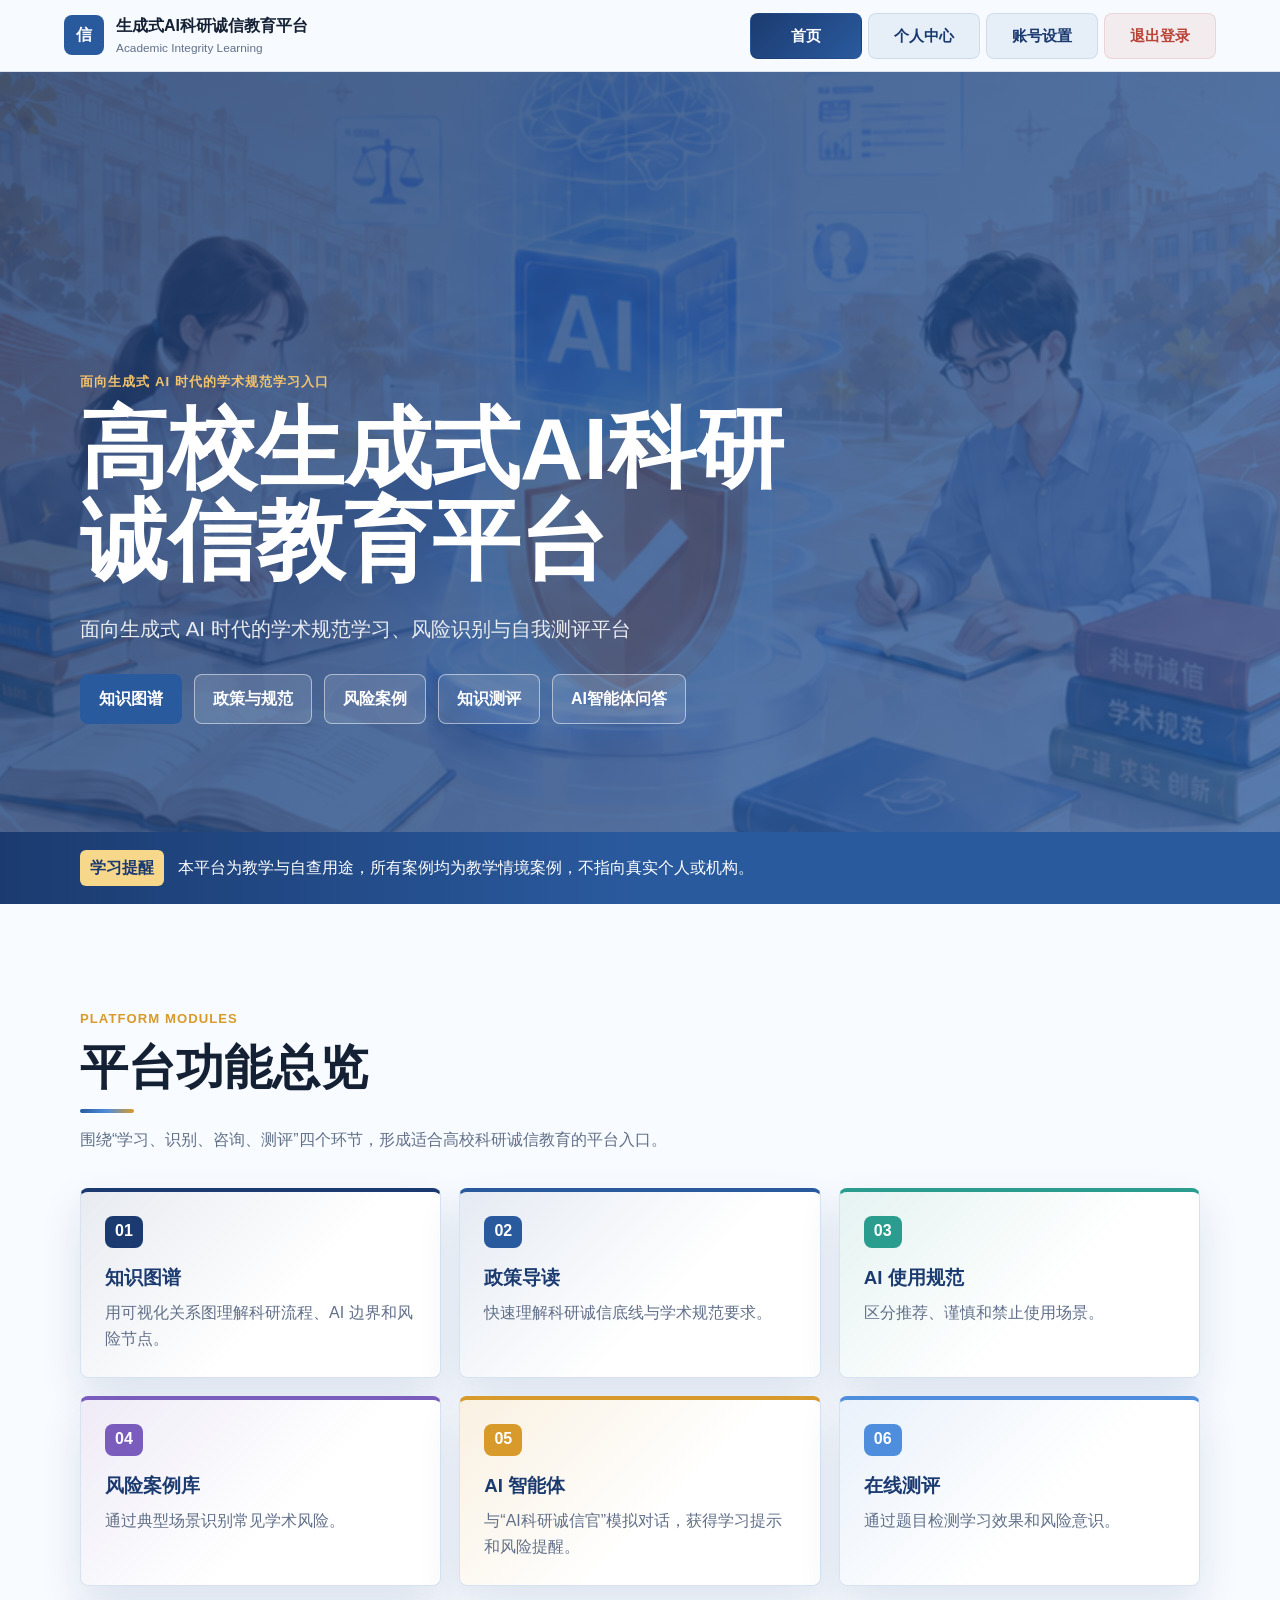
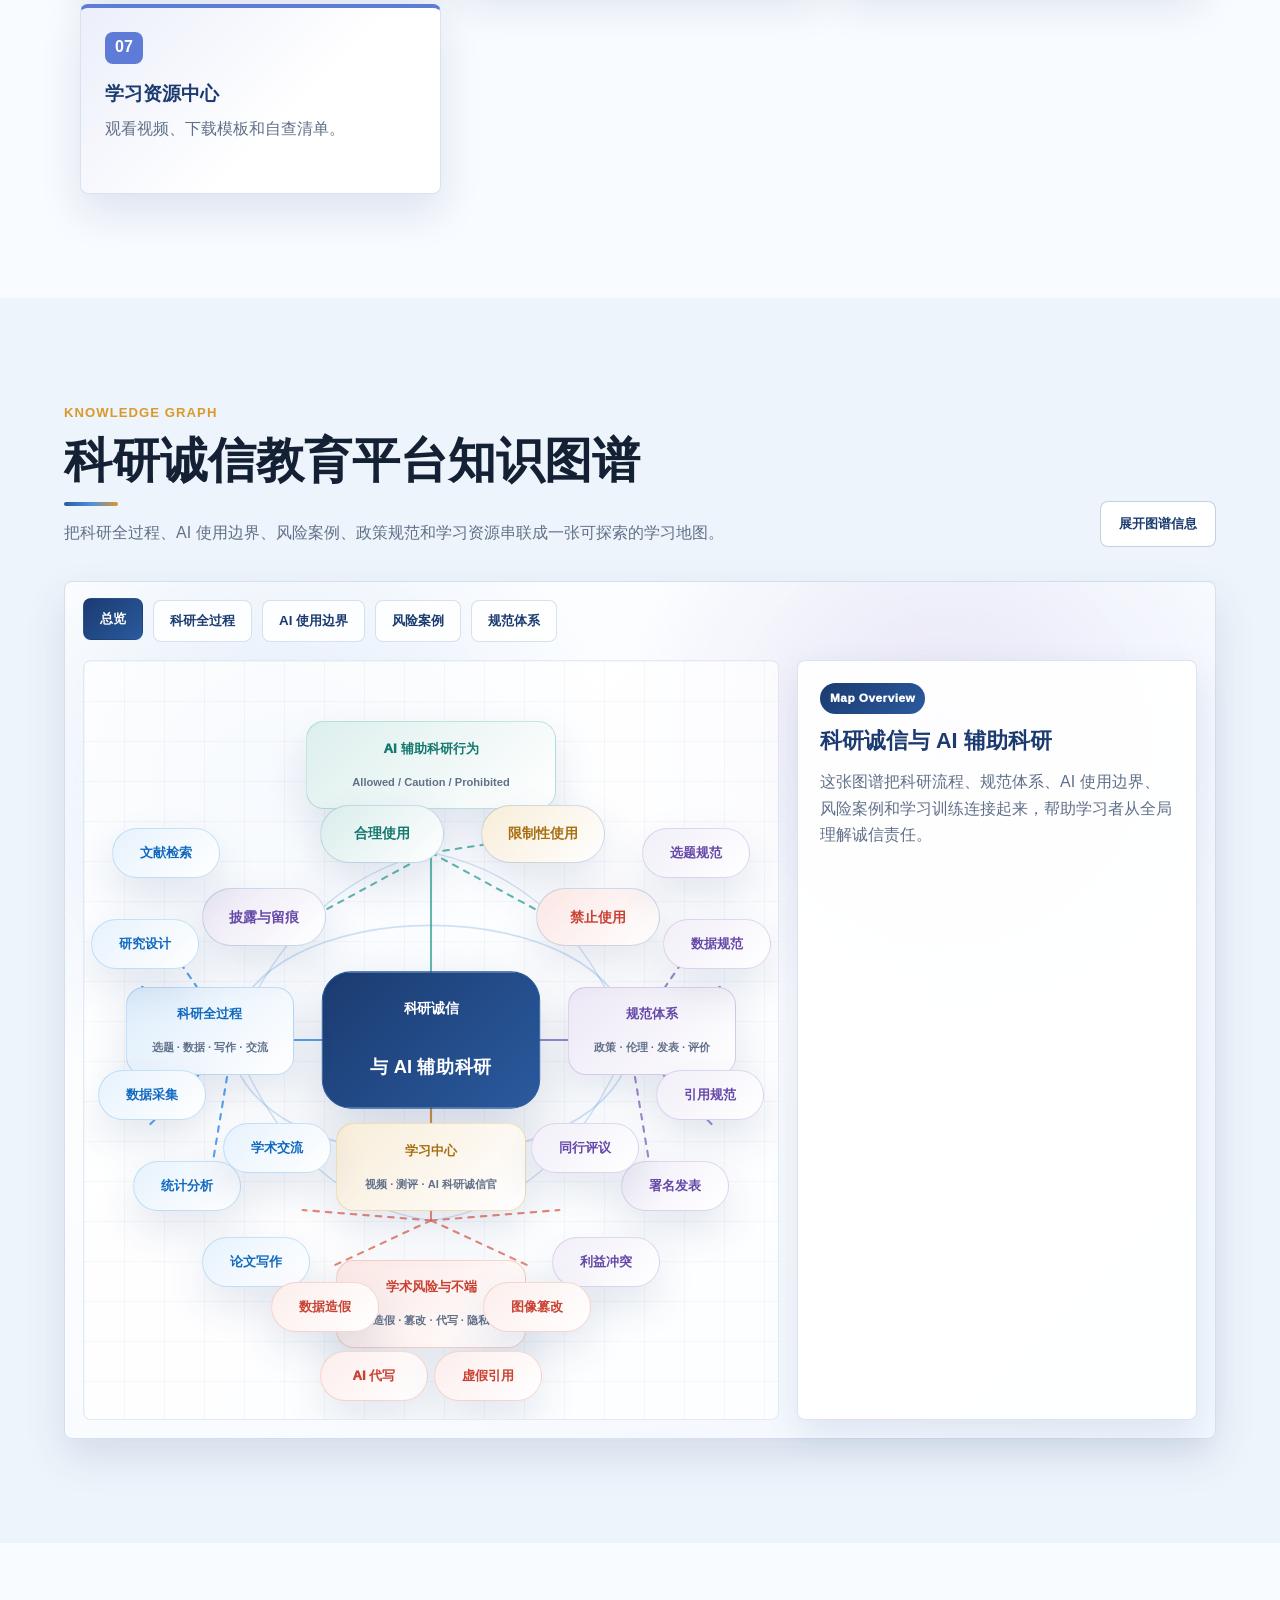
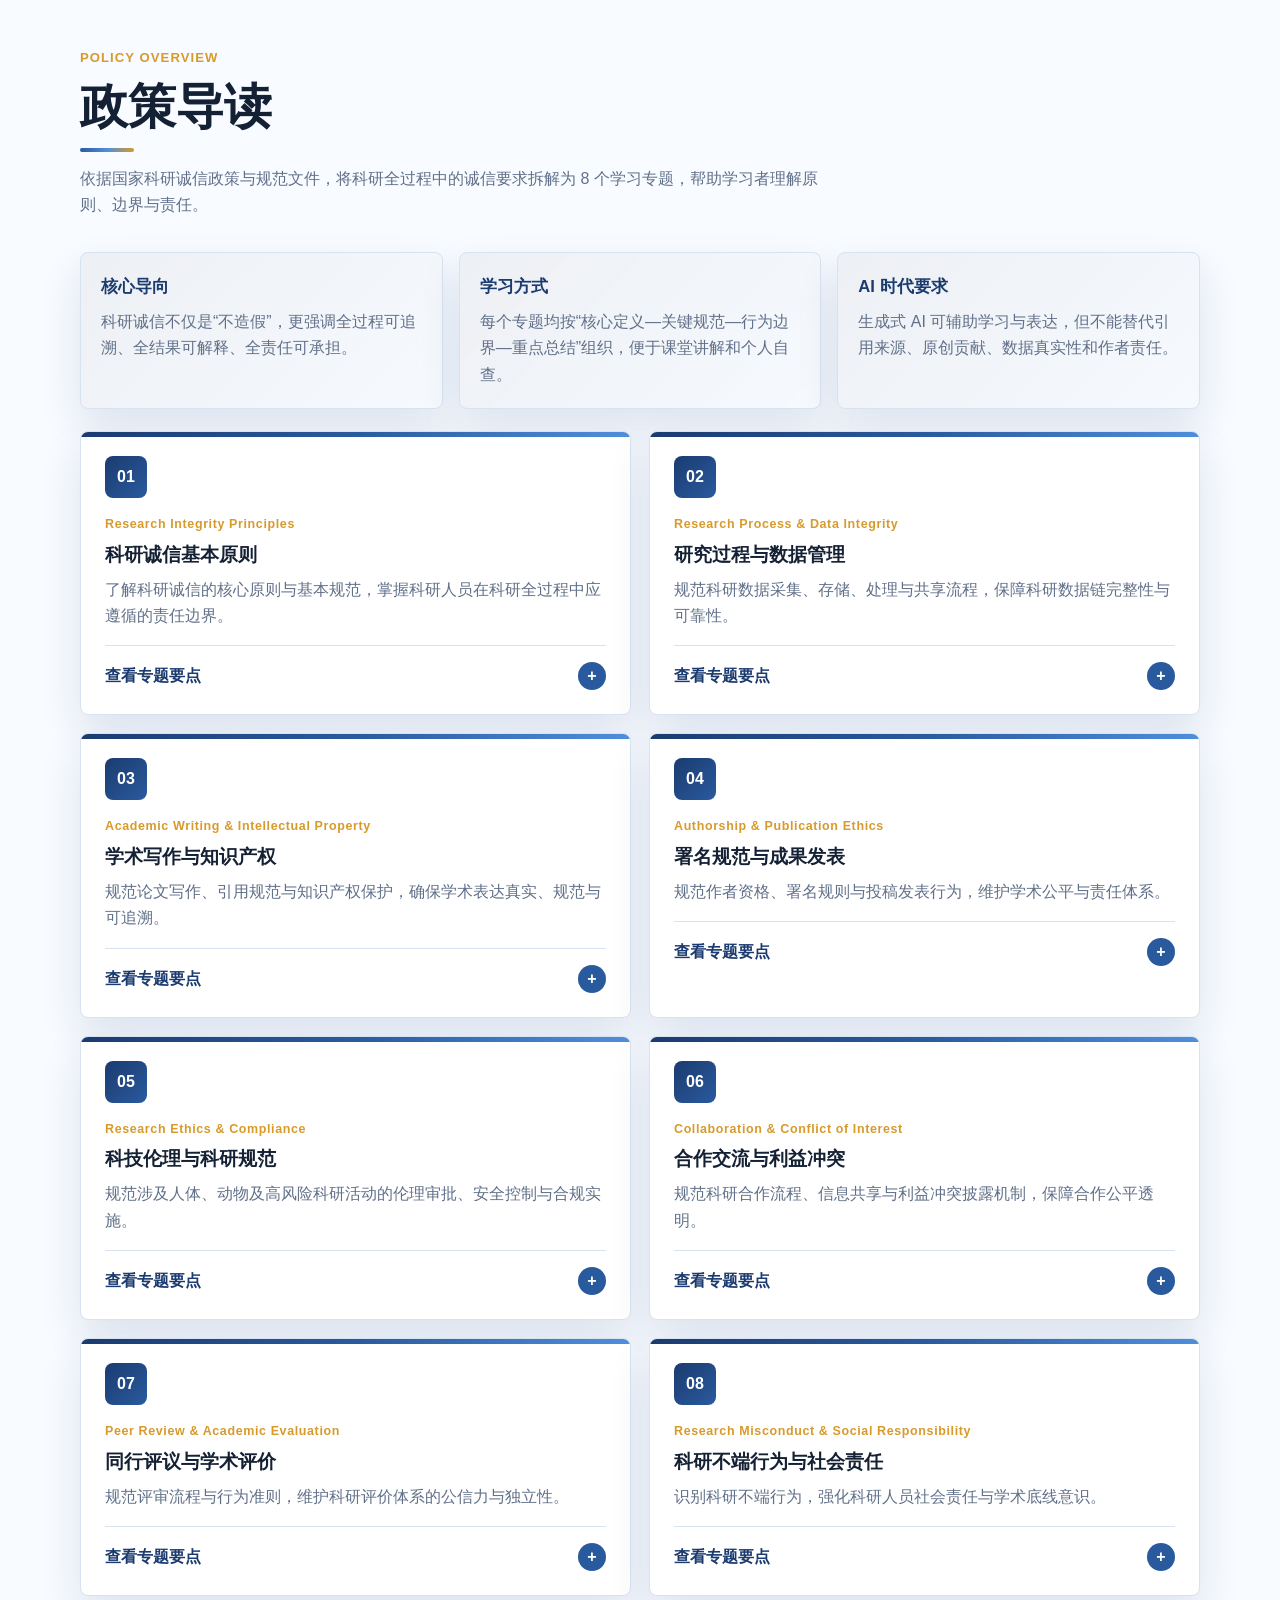
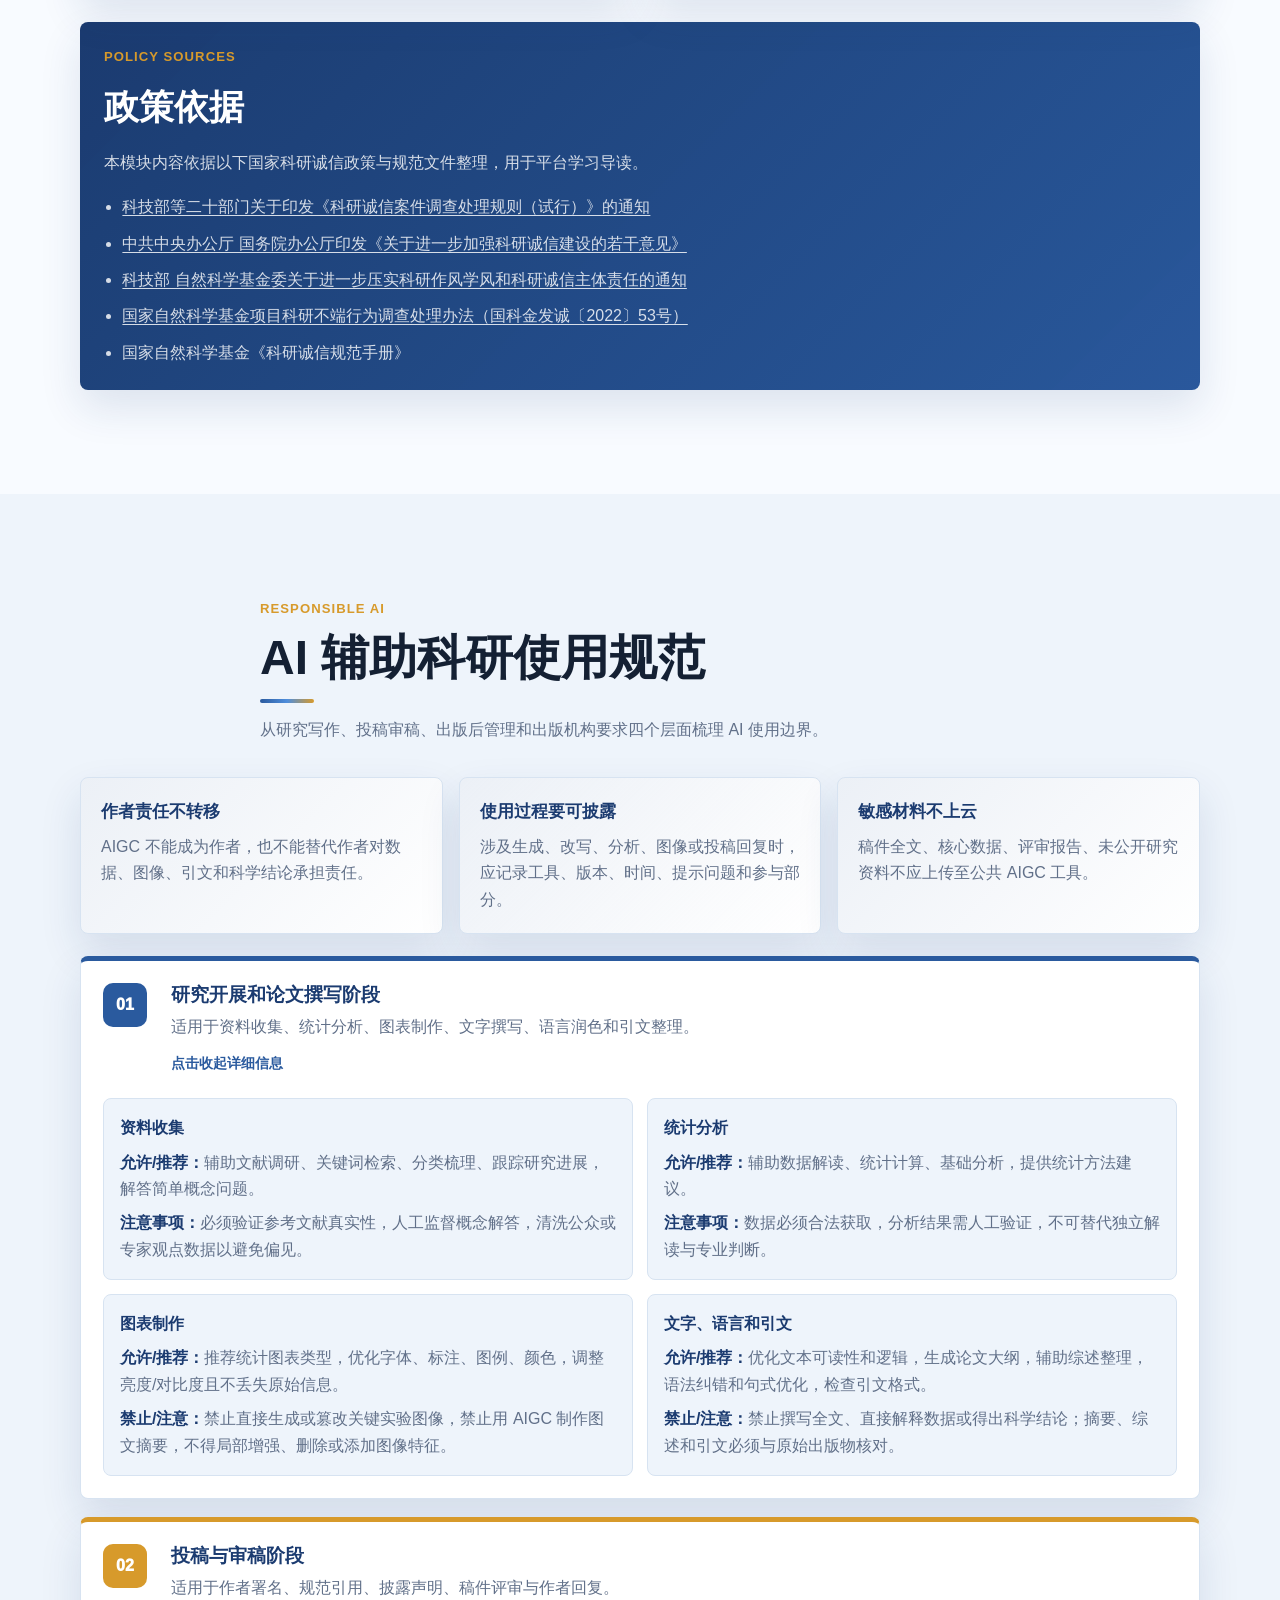
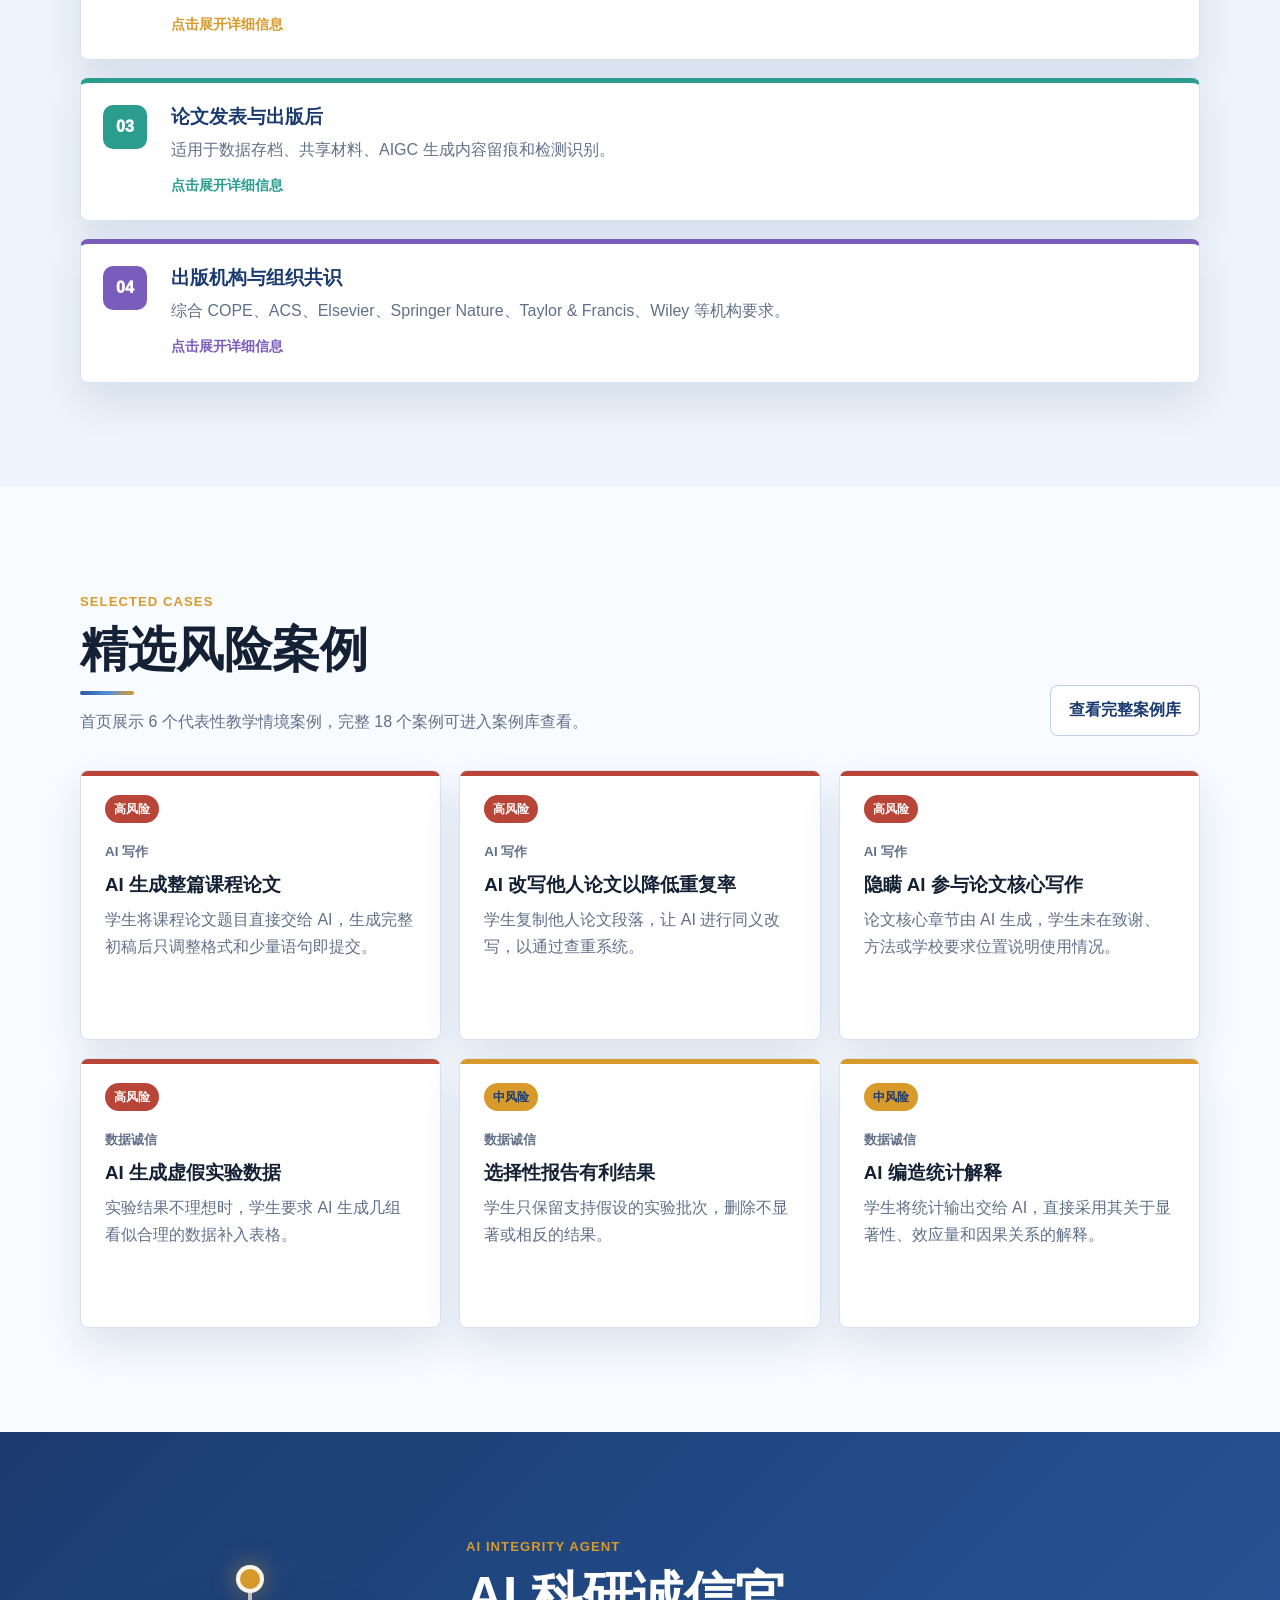
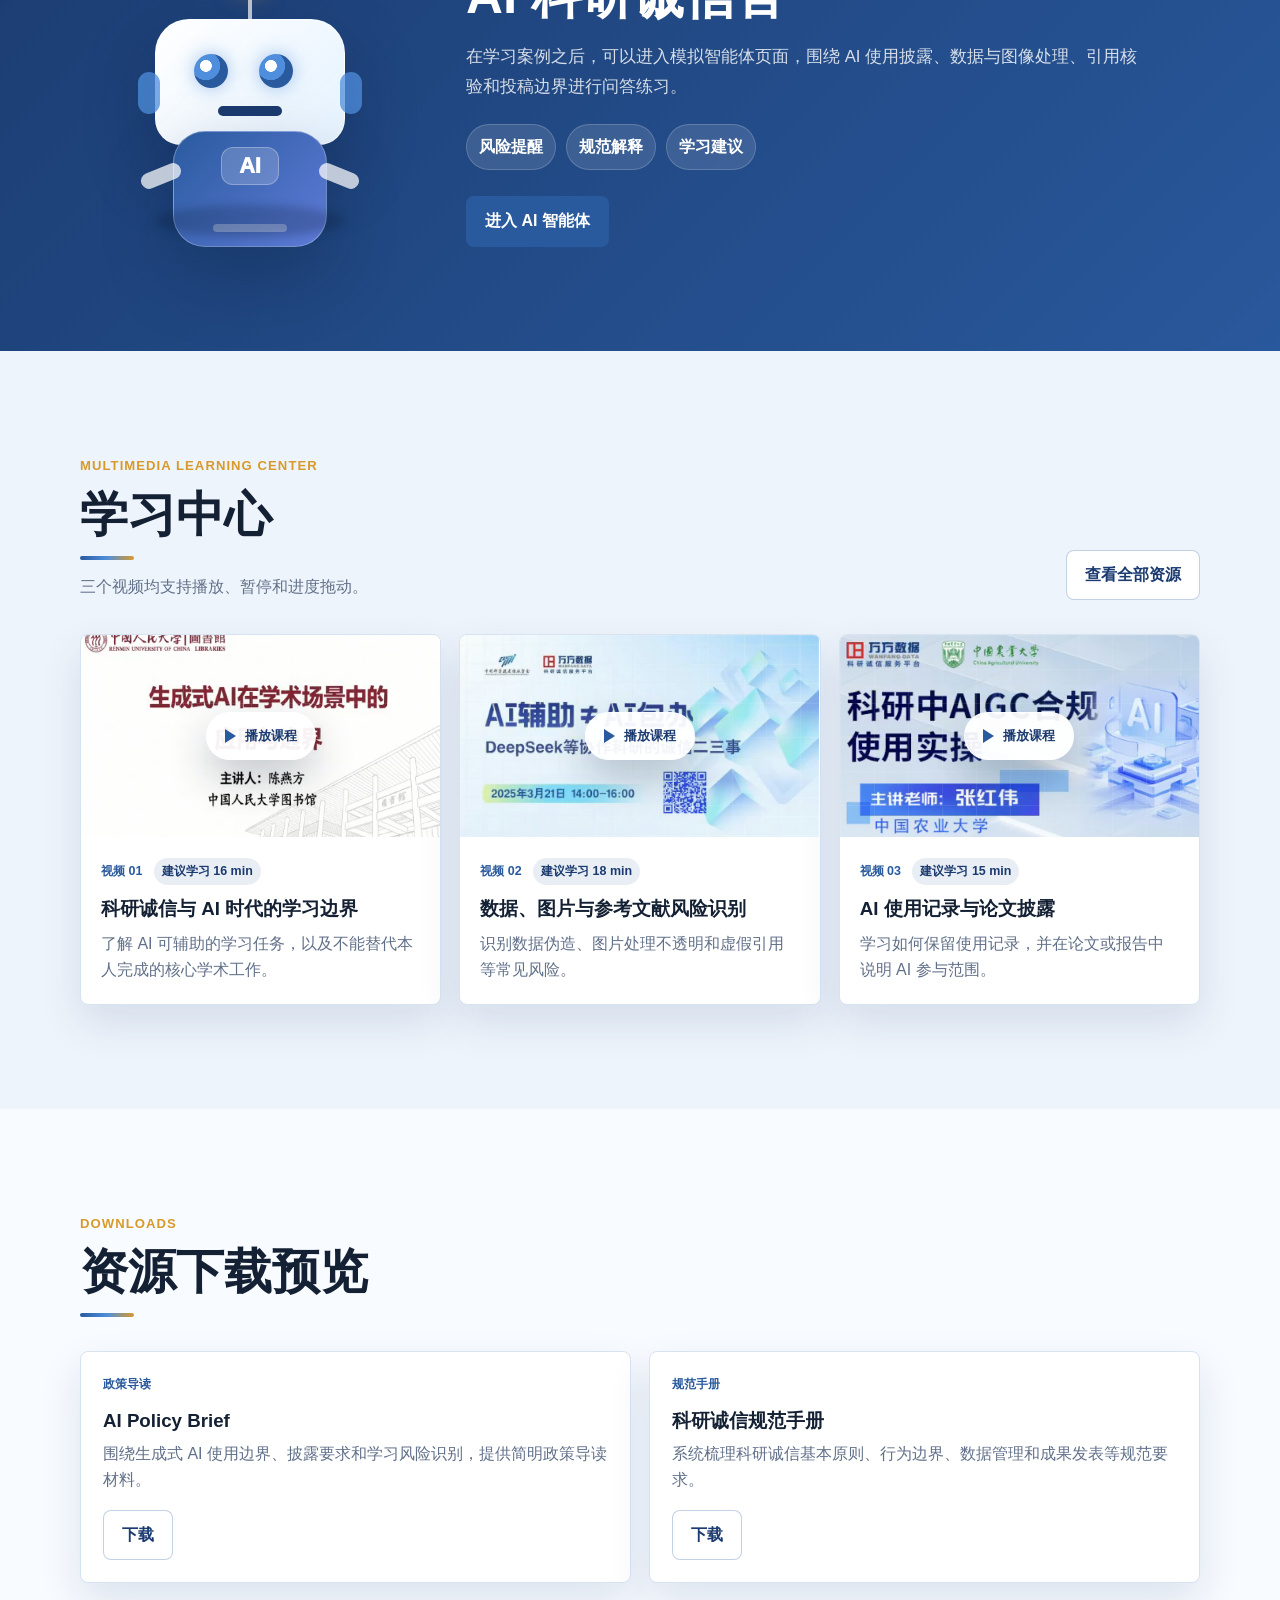
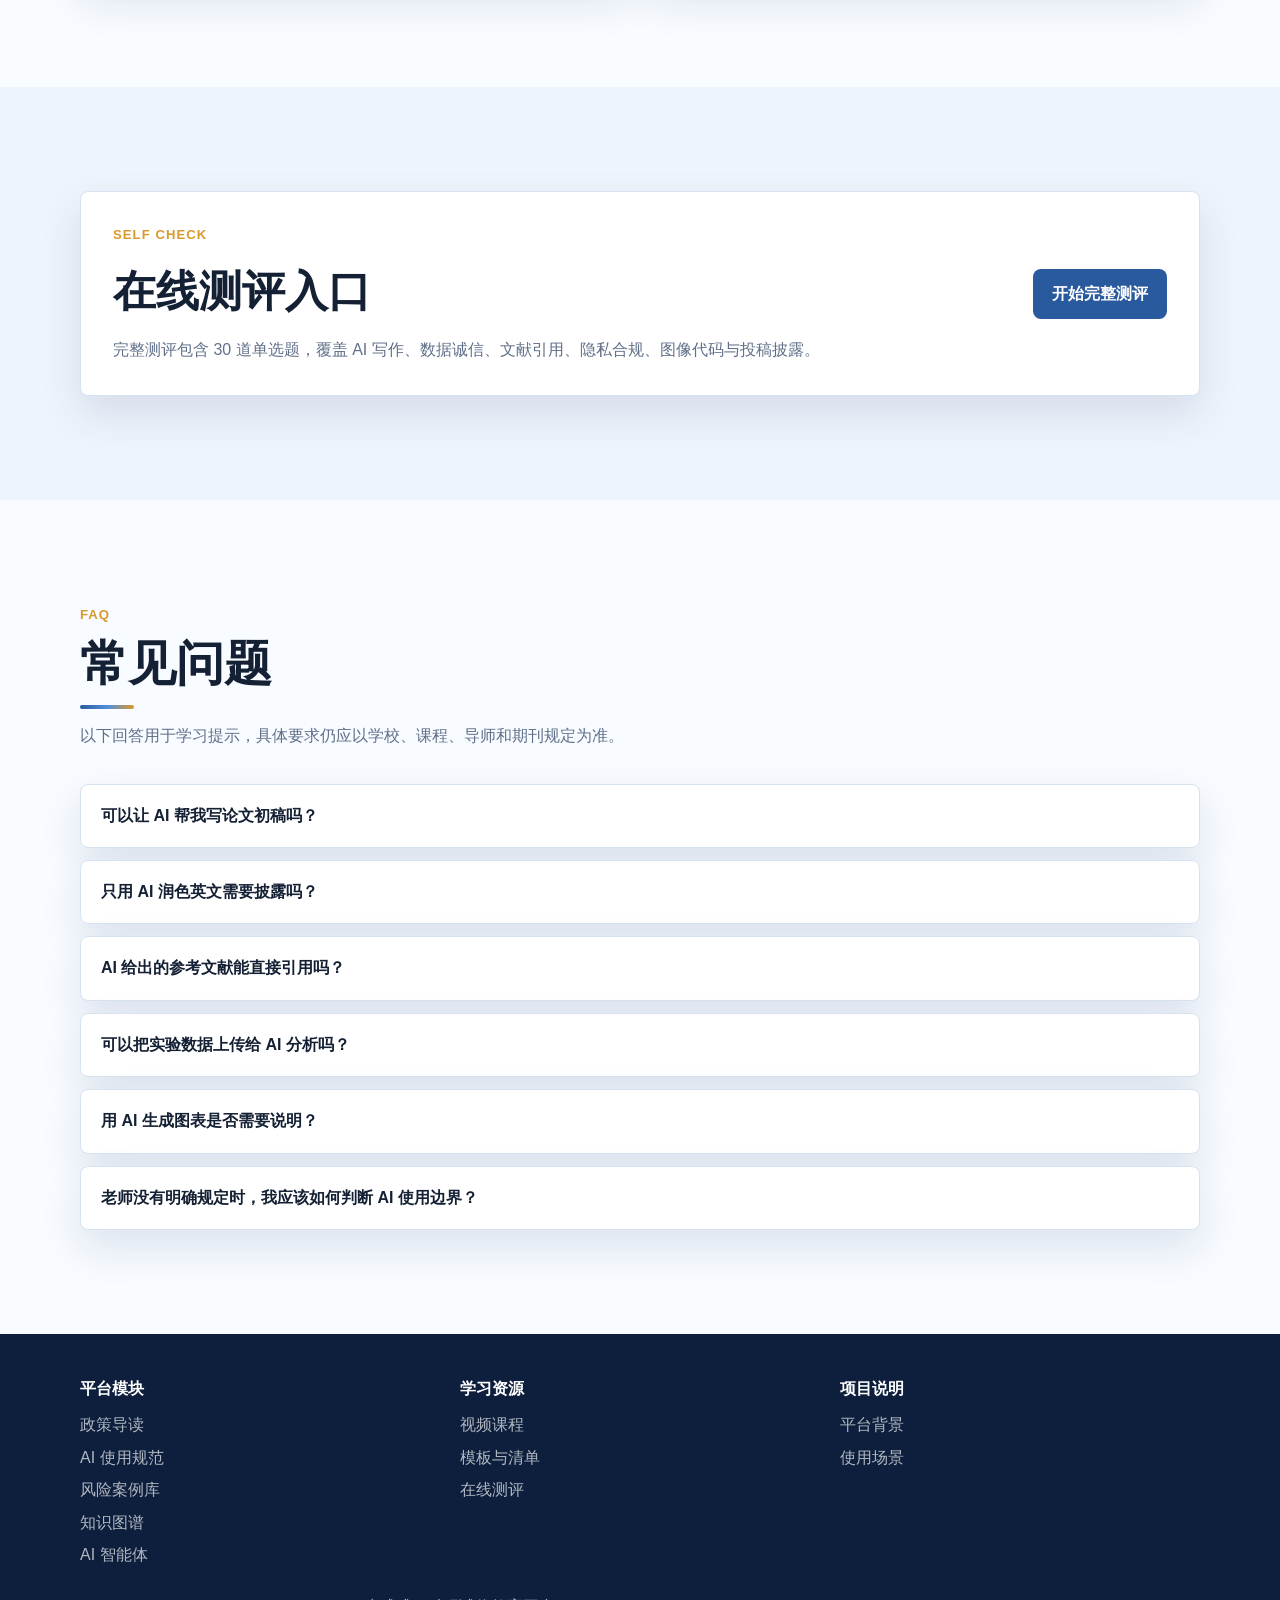
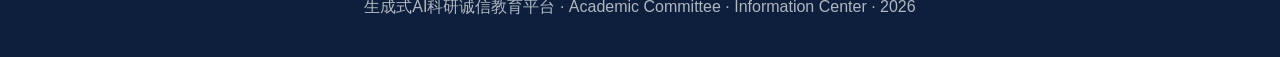
<file: index.html>
<!DOCTYPE html>
<html lang="zh-CN">

<head>
    <meta charset="UTF-8">
    <meta name="viewport" content="width=device-width, initial-scale=1.0">
    <title>生成式AI科研诚信教育平台</title>
    <link rel="stylesheet" href="style.css?v=20260706-portal">
</head>

<body>
    <a class="skip-link" href="#main">跳转到主要内容</a>

    <header class="site-header">
        <a class="brand" href="index.html#home" aria-label="生成式AI科研诚信教育平台首页">
            <span class="brand-mark">信</span>
            <span>
                <strong>生成式AI科研诚信教育平台</strong>
                <small>Academic Integrity Learning</small>
            </span>
        </a>
        <input class="nav-toggle" type="checkbox" id="nav-toggle" aria-label="打开导航菜单">
        <label class="nav-button" for="nav-toggle" aria-hidden="true"><span></span><span></span><span></span></label>
        <nav class="site-nav" aria-label="主导航">
            <a class="account-shortcut active" href="index.html#home">首页</a>
            <a class="account-shortcut" href="profile.html">个人中心</a>
            <a class="account-shortcut" href="settings.html">账号设置</a>
            <a class="account-shortcut logout-link" href="logout.html">退出登录</a>
        </nav>
    </header>

    <main id="main">
        <section id="home" class="hero">
            <div class="hero-inner">
                <p class="eyebrow">面向生成式 AI 时代的学术规范学习入口</p>
                <h1>高校生成式AI科研诚信教育平台</h1>
                <p class="hero-copy">面向生成式 AI 时代的学术规范学习、风险识别与自我测评平台</p>
                <div class="hero-actions">
                    <a class="btn primary" href="#knowledge-map">知识图谱</a>
                    <a class="btn ghost" href="#policy">政策与规范</a>
                    <a class="btn ghost" href="cases.html">风险案例</a>
                    <a class="btn ghost" href="assessment.html">知识测评</a>
                    <a class="btn ghost" href="agent.html">AI智能体问答</a>
                </div>
            </div>
        </section>

        <section class="notice-band" aria-label="重要提醒">
            <div>
                <strong>学习提醒</strong>
                <span>本平台为教学与自查用途，所有案例均为教学情境案例，不指向真实个人或机构。</span>
            </div>
        </section>

        <section class="section">
            <div class="section-head">
                <p class="eyebrow">Platform Modules</p>
                <h2>平台功能总览</h2>
                <p>围绕“学习、识别、咨询、测评”四个环节，形成适合高校科研诚信教育的平台入口。</p>
            </div>
            <div class="module-grid">
                <a class="module-card" href="#knowledge-map"><span>01</span><h3>知识图谱</h3><p>用可视化关系图理解科研流程、AI 边界和风险节点。</p></a>
                <a class="module-card" href="#policy"><span>02</span><h3>政策导读</h3><p>快速理解科研诚信底线与学术规范要求。</p></a>
                <a class="module-card" href="#guide"><span>03</span><h3>AI 使用规范</h3><p>区分推荐、谨慎和禁止使用场景。</p></a>
                <a class="module-card" href="cases.html"><span>04</span><h3>风险案例库</h3><p>通过典型场景识别常见学术风险。</p></a>
                <a class="module-card" href="agent.html"><span>05</span><h3>AI 智能体</h3><p>与“AI科研诚信官”模拟对话，获得学习提示和风险提醒。</p></a>
                <a class="module-card" href="assessment.html"><span>06</span><h3>在线测评</h3><p>通过题目检测学习效果和风险意识。</p></a>
                <a class="module-card" href="resources.html"><span>07</span><h3>学习资源中心</h3><p>观看视频、下载模板和自查清单。</p></a>
            </div>
        </section>

        <section id="knowledge-map" class="section muted">
            <div class="section-head with-action">
                <div>
                    <p class="eyebrow">Knowledge Graph</p>
                    <h2>科研诚信教育平台知识图谱</h2>
                    <p>把科研全过程、AI 使用边界、风险案例、政策规范和学习资源串联成一张可探索的学习地图。</p>
                </div>
                <button class="btn outline" type="button" data-graph-toggle>展开图谱信息</button>
            </div>

            <div class="knowledge-graph-shell">
                <div class="graph-tabs" aria-label="知识图谱快捷入口">
                    <button type="button" data-graph-node="core">总览</button>
                    <button type="button" data-graph-node="process">科研全过程</button>
                    <button type="button" data-graph-node="ai">AI 使用边界</button>
                    <button type="button" data-graph-node="risk">风险案例</button>
                    <button type="button" data-graph-node="policy">规范体系</button>
                </div>

                <div class="knowledge-graph" aria-label="科研诚信与AI辅助科研知识图谱">
                    <svg class="graph-lines" viewBox="0 0 1000 760" aria-hidden="true">
                        <path class="line line-soft line-orbit" d="M210 380 C230 160 770 160 790 380 C770 600 230 600 210 380" />
                        <path class="line line-blue" d="M500 380 L215 380" />
                        <path class="line line-purple" d="M500 380 L785 380" />
                        <path class="line line-green" d="M500 380 L500 110" />
                        <path class="line line-red" d="M500 380 L500 640" />
                        <path class="line line-gold" d="M500 450 L500 535" />
                        <path class="line line-soft" d="M215 380 C285 210 390 135 500 110" />
                        <path class="line line-soft" d="M500 110 C620 135 720 210 785 380" />
                        <path class="line line-soft" d="M215 380 C280 545 385 625 500 640" />
                        <path class="line line-soft" d="M785 380 C720 545 615 625 500 640" />
                        <path class="line line-dashed line-green" d="M500 110 L380 92 M500 110 L620 92 M500 110 L675 205 M500 110 L325 205" />
                        <path class="line line-dashed line-blue" d="M215 380 L95 205 M215 380 L78 300 M215 380 L92 505 M215 380 L175 620" />
                        <path class="line line-dashed line-purple" d="M785 380 L905 205 M785 380 L922 300 M785 380 L908 505 M785 380 L825 620" />
                        <path class="line line-dashed line-red" d="M500 640 L315 625 M500 640 L685 625 M500 640 L360 705 M500 640 L640 705" />
                    </svg>

                    <button class="graph-node graph-core active" type="button" data-graph-node="core">
                        <span>科研诚信</span>
                        <strong>与 AI 辅助科研</strong>
                    </button>
                    <button class="graph-node node-process" type="button" data-graph-node="process">
                        <span>科研全过程</span>
                        <small>选题 · 数据 · 写作 · 交流</small>
                    </button>
                    <button class="graph-node node-policy" type="button" data-graph-node="policy">
                        <span>规范体系</span>
                        <small>政策 · 伦理 · 发表 · 评价</small>
                    </button>
                    <button class="graph-node node-ai" type="button" data-graph-node="ai">
                        <span>AI 辅助科研行为</span>
                        <small>Allowed / Caution / Prohibited</small>
                    </button>
                    <button class="graph-node node-risk" type="button" data-graph-node="risk">
                        <span>学术风险与不端</span>
                        <small>造假 · 篡改 · 代写 · 隐私</small>
                    </button>
                    <button class="graph-node node-learning" type="button" data-graph-node="learning">
                        <span>学习中心</span>
                        <small>视频 · 测评 · AI 科研诚信官</small>
                    </button>

                    <button class="graph-node mini-node node-allowed" type="button" data-graph-node="allowed">合理使用</button>
                    <button class="graph-node mini-node node-caution" type="button" data-graph-node="caution">限制性使用</button>
                    <button class="graph-node mini-node node-prohibited" type="button" data-graph-node="prohibited">禁止使用</button>
                    <button class="graph-node mini-node node-governance" type="button" data-graph-node="governance">披露与留痕</button>

                    <button class="graph-node micro-node process-literature" type="button" data-graph-node="literature">文献检索</button>
                    <button class="graph-node micro-node process-design" type="button" data-graph-node="design">研究设计</button>
                    <button class="graph-node micro-node process-data" type="button" data-graph-node="data">数据采集</button>
                    <button class="graph-node micro-node process-analysis" type="button" data-graph-node="analysis">统计分析</button>
                    <button class="graph-node micro-node process-writing" type="button" data-graph-node="writing">论文写作</button>
                    <button class="graph-node micro-node process-share" type="button" data-graph-node="share">学术交流</button>

                    <button class="graph-node micro-node policy-topic" type="button" data-graph-node="topic">选题规范</button>
                    <button class="graph-node micro-node policy-data" type="button" data-graph-node="policyData">数据规范</button>
                    <button class="graph-node micro-node policy-citation" type="button" data-graph-node="citation">引用规范</button>
                    <button class="graph-node micro-node policy-author" type="button" data-graph-node="author">署名发表</button>
                    <button class="graph-node micro-node policy-conflict" type="button" data-graph-node="conflict">利益冲突</button>
                    <button class="graph-node micro-node policy-review" type="button" data-graph-node="review">同行评议</button>

                    <button class="graph-node micro-node risk-data" type="button" data-graph-node="riskData">数据造假</button>
                    <button class="graph-node micro-node risk-image" type="button" data-graph-node="imageRisk">图像篡改</button>
                    <button class="graph-node micro-node risk-ai" type="button" data-graph-node="aiGhost">AI 代写</button>
                    <button class="graph-node micro-node risk-ref" type="button" data-graph-node="refRisk">虚假引用</button>
                </div>

                <aside class="graph-detail-panel" id="graph-detail-panel" aria-live="polite"></aside>
            </div>
        </section>

        <section id="policy" class="section">
            <div class="section-head">
                <p class="eyebrow">Policy Overview</p>
                <h2>政策导读</h2>
                <p>依据国家科研诚信政策与规范文件，将科研全过程中的诚信要求拆解为 8 个学习专题，帮助学习者理解原则、边界与责任。</p>
            </div>

            <div class="policy-summary">
                <article>
                    <strong>核心导向</strong>
                    <p>科研诚信不仅是“不造假”，更强调全过程可追溯、全结果可解释、全责任可承担。</p>
                </article>
                <article>
                    <strong>学习方式</strong>
                    <p>每个专题均按“核心定义—关键规范—行为边界—重点总结”组织，便于课堂讲解和个人自查。</p>
                </article>
                <article>
                    <strong>AI 时代要求</strong>
                    <p>生成式 AI 可辅助学习与表达，但不能替代引用来源、原创贡献、数据真实性和作者责任。</p>
                </article>
            </div>

            <div class="policy-topic-grid">
                <article class="policy-topic-card">
                    <span class="policy-index">01</span>
                    <p class="policy-en">Research Integrity Principles</p>
                    <h3>科研诚信基本原则</h3>
                    <p>了解科研诚信的核心原则与基本规范，掌握科研人员在科研全过程中应遵循的责任边界。</p>
                    <details>
                        <summary>查看专题要点</summary>
                        <div class="policy-detail">
                            <h4>核心定义</h4>
                            <p>科研诚信是贯穿科学研究全过程的基础性制度安排，是保障科学知识真实可靠、可重复验证的核心原则。</p>
                            <h4>关键规范</h4>
                            <ul>
                                <li>研究设计真实合理，数据来源可追溯。</li>
                                <li>方法过程可复现，学术表达不失真。</li>
                                <li>原始数据、失败实验和异常结果均应记录。</li>
                            </ul>
                            <h4>行为边界</h4>
                            <p><strong>应当：</strong>建立完整实验日志，保存原始数据与处理版本，客观披露研究局限。</p>
                            <p><strong>禁止：</strong>删除不符合预期的数据点、伪造实验过程、将推测性结论包装为确定性结论。</p>
                            <p class="policy-takeaway">重点：全过程可追溯 + 全结果可解释 + 全责任可承担。</p>
                        </div>
                    </details>
                </article>

                <article class="policy-topic-card">
                    <span class="policy-index">02</span>
                    <p class="policy-en">Research Process & Data Integrity</p>
                    <h3>研究过程与数据管理</h3>
                    <p>规范科研数据采集、存储、处理与共享流程，保障科研数据链完整性与可靠性。</p>
                    <details>
                        <summary>查看专题要点</summary>
                        <div class="policy-detail">
                            <h4>核心定义</h4>
                            <p>科研数据是验证科学结论有效性的核心证据链，覆盖采集、记录、存储、处理、共享与再利用全过程。</p>
                            <h4>关键规范</h4>
                            <ul>
                                <li>保留 raw / cleaned / analyzed 等不同版本。</li>
                                <li>记录实验编号、采集时间、设备、软件版本和处理代码。</li>
                                <li>对过滤、清洗、统计模型等处理方法进行透明说明。</li>
                            </ul>
                            <h4>行为边界</h4>
                            <p><strong>应当：</strong>建立备份机制，说明异常数据，合作研究中明确共享协议。</p>
                            <p><strong>禁止：</strong>生成未真实存在的数据、修改数据增强显著性、私自保留合作研究核心数据。</p>
                            <p class="policy-takeaway">重点：确保任何研究结论都可以被重新验证。</p>
                        </div>
                    </details>
                </article>

                <article class="policy-topic-card">
                    <span class="policy-index">03</span>
                    <p class="policy-en">Academic Writing & Intellectual Property</p>
                    <h3>学术写作与知识产权</h3>
                    <p>规范论文写作、引用规范与知识产权保护，确保学术表达真实、规范与可追溯。</p>
                    <details>
                        <summary>查看专题要点</summary>
                        <div class="policy-detail">
                            <h4>核心定义</h4>
                            <p>学术写作是将研究过程转化为可传播、可验证知识成果的正式表达方式。</p>
                            <h4>关键规范</h4>
                            <ul>
                                <li>核心观点必须来源于本人研究或明确引用。</li>
                                <li>非原创内容必须可追溯，引用不得断章取义。</li>
                                <li>图像、数据与文字描述必须一致。</li>
                            </ul>
                            <h4>行为边界</h4>
                            <p><strong>应当：</strong>区分本人结果与文献结论，对 AI 辅助内容和图像处理进行说明。</p>
                            <p><strong>禁止：</strong>隐性剽窃、AI 生成完整论文并署名为自己成果、编造不存在的参考文献。</p>
                            <p class="policy-takeaway">重点：每一句话都应可追溯来源或归属于作者真实研究。</p>
                        </div>
                    </details>
                </article>

                <article class="policy-topic-card">
                    <span class="policy-index">04</span>
                    <p class="policy-en">Authorship & Publication Ethics</p>
                    <h3>署名规范与成果发表</h3>
                    <p>规范作者资格、署名规则与投稿发表行为，维护学术公平与责任体系。</p>
                    <details>
                        <summary>查看专题要点</summary>
                        <div class="policy-detail">
                            <h4>核心定义</h4>
                            <p>作者署名代表研究人员对科研工作的实质性贡献与学术责任承担。</p>
                            <h4>关键规范</h4>
                            <ul>
                                <li>署名应基于研究设计、数据分析或论文撰写等实质贡献。</li>
                                <li>署名顺序应在研究过程中透明协商。</li>
                                <li>所有作者需确认最终投稿版本。</li>
                            </ul>
                            <h4>行为边界</h4>
                            <p><strong>应当：</strong>记录成员实际贡献，通信作者负责最终稿确认，对非作者贡献进行致谢。</p>
                            <p><strong>禁止：</strong>荣誉署名、互惠署名、未经同意修改作者顺序、剥夺实际贡献者署名权。</p>
                            <p class="policy-takeaway">重点：署名是贡献 + 责任绑定机制，而非职位或关系分配机制。</p>
                        </div>
                    </details>
                </article>

                <article class="policy-topic-card">
                    <span class="policy-index">05</span>
                    <p class="policy-en">Research Ethics & Compliance</p>
                    <h3>科技伦理与科研规范</h3>
                    <p>规范涉及人体、动物及高风险科研活动的伦理审批、安全控制与合规实施。</p>
                    <details>
                        <summary>查看专题要点</summary>
                        <div class="policy-detail">
                            <h4>核心定义</h4>
                            <p>科技伦理用于规范科研活动的合法性、安全性与社会影响，保障人类健康、安全与公共利益。</p>
                            <h4>关键规范</h4>
                            <ul>
                                <li>涉及人体、动物或高风险实验必须事前伦理审批。</li>
                                <li>应最小化风险，保障知情同意和退出机制。</li>
                                <li>严格按照伦理批准方案执行。</li>
                            </ul>
                            <h4>行为边界</h4>
                            <p><strong>应当：</strong>提交伦理审批材料，说明风险与受益比例，使用合格人员执行操作。</p>
                            <p><strong>禁止：</strong>未审批开展人体实验、隐瞒风险、强迫或诱导参与实验、擅自扩大实验范围。</p>
                            <p class="policy-takeaway">重点：科学探索必须以不伤害人类与社会为前提。</p>
                        </div>
                    </details>
                </article>

                <article class="policy-topic-card">
                    <span class="policy-index">06</span>
                    <p class="policy-en">Collaboration & Conflict of Interest</p>
                    <h3>合作交流与利益冲突</h3>
                    <p>规范科研合作流程、信息共享与利益冲突披露机制，保障合作公平透明。</p>
                    <details>
                        <summary>查看专题要点</summary>
                        <div class="policy-detail">
                            <h4>核心定义</h4>
                            <p>科研合作以信任、透明与规则约定为基础；利益冲突可能影响科研判断或行为公正性。</p>
                            <h4>关键规范</h4>
                            <ul>
                                <li>明确任务、责任、贡献、数据共享和成果归属。</li>
                                <li>关键研究信息应及时共享。</li>
                                <li>资金来源、合作关系和潜在利益冲突应主动披露。</li>
                            </ul>
                            <h4>行为边界</h4>
                            <p><strong>应当：</strong>签署合作协议，明确数据访问权限，尊重合作方研究成果。</p>
                            <p><strong>禁止：</strong>擅自使用合作未公开数据、未经许可发表合作成果、隐瞒利益冲突。</p>
                            <p class="policy-takeaway">重点：合作应规则先行，而不是成果先行。</p>
                        </div>
                    </details>
                </article>

                <article class="policy-topic-card">
                    <span class="policy-index">07</span>
                    <p class="policy-en">Peer Review & Academic Evaluation</p>
                    <h3>同行评议与学术评价</h3>
                    <p>规范评审流程与行为准则，维护科研评价体系的公信力与独立性。</p>
                    <details>
                        <summary>查看专题要点</summary>
                        <div class="policy-detail">
                            <h4>核心定义</h4>
                            <p>同行评议是科研质量控制的核心制度，通过专家独立评审保障成果的科学性与可靠性。</p>
                            <h4>关键规范</h4>
                            <ul>
                                <li>评审应保持独立、公正、保密和能力匹配。</li>
                                <li>应提供建设性、具体可改进的评审意见。</li>
                                <li>存在利益冲突时应主动声明或回避。</li>
                            </ul>
                            <h4>行为边界</h4>
                            <p><strong>应当：</strong>按期完成评审，保密评审内容，回避不熟悉领域评审。</p>
                            <p><strong>禁止：</strong>泄露评审内容、代审、利用评审信息谋利、恶意打压竞争研究。</p>
                            <p class="policy-takeaway">重点：同行评议是学术质量的独立验证机制。</p>
                        </div>
                    </details>
                </article>

                <article class="policy-topic-card">
                    <span class="policy-index">08</span>
                    <p class="policy-en">Research Misconduct & Social Responsibility</p>
                    <h3>科研不端行为与社会责任</h3>
                    <p>识别科研不端行为，强化科研人员社会责任与学术底线意识。</p>
                    <details>
                        <summary>查看专题要点</summary>
                        <div class="policy-detail">
                            <h4>核心定义</h4>
                            <p>科研不端行为是科研活动中违反基本学术规范与诚信原则、破坏科学共同体信任体系的行为。</p>
                            <h4>关键规范</h4>
                            <ul>
                                <li>重点识别数据造假、成果侵权、发表违规、署名不当和评审不端。</li>
                                <li>发现潜在不端应配合调查与核查，保护举报人信息。</li>
                                <li>研究记录应如实保存并接受学术监督。</li>
                            </ul>
                            <h4>行为边界</h4>
                            <p><strong>应当：</strong>主动报告潜在不端，如实提供研究记录，接受监督机制。</p>
                            <p><strong>禁止：</strong>编造实验数据、销毁原始记录、干扰调查程序、报复举报人、资金挪用或虚报。</p>
                            <p class="policy-takeaway">重点：科研不端会破坏科学可信体系。</p>
                        </div>
                    </details>
                </article>
            </div>

            <div class="policy-source-panel">
                <div class="section-head">
                    <p class="eyebrow">Policy Sources</p>
                    <h3>政策依据</h3>
                    <p>本模块内容依据以下国家科研诚信政策与规范文件整理，用于平台学习导读。</p>
                </div>
                <ul class="policy-source-list">
                    <li><a href="https://www.moe.gov.cn/jyb_xxgk/moe_1777/moe_1779/202007/t20200715_472861.html" target="_blank" rel="noopener">科技部等二十部门关于印发《科研诚信案件调查处理规则（试行）》的通知</a></li>
                    <li><a href="https://www.moe.gov.cn/jyb_xxgk/moe_1777/moe_1778/201805/t20180531_337857.html" target="_blank" rel="noopener">中共中央办公厅 国务院办公厅印发《关于进一步加强科研诚信建设的若干意见》</a></li>
                    <li><a href="https://www.nsfc.gov.cn/p1/3371/3373/76329.html" target="_blank" rel="noopener">科技部 自然科学基金委关于进一步压实科研作风学风和科研诚信主体责任的通知</a></li>
                    <li><a href="https://www.nsfc.gov.cn/p1/2871/2874/2884/69604.html" target="_blank" rel="noopener">国家自然科学基金项目科研不端行为调查处理办法（国科金发诚〔2022〕53号）</a></li>
                    <li>国家自然科学基金《科研诚信规范手册》</li>
                </ul>
            </div>
        </section>

        <section id="guide" class="section muted">
            <div class="section-head">
                <p class="eyebrow">Responsible AI</p>
                <h2>AI 辅助科研使用规范</h2>
                <p>从研究写作、投稿审稿、出版后管理和出版机构要求四个层面梳理 AI 使用边界。</p>
            </div>

            <div class="ai-use-principles">
                <article><strong>作者责任不转移</strong><p>AIGC 不能成为作者，也不能替代作者对数据、图像、引文和科学结论承担责任。</p></article>
                <article><strong>使用过程要可披露</strong><p>涉及生成、改写、分析、图像或投稿回复时，应记录工具、版本、时间、提示问题和参与部分。</p></article>
                <article><strong>敏感材料不上云</strong><p>稿件全文、核心数据、评审报告、未公开研究资料不应上传至公共 AIGC 工具。</p></article>
            </div>

            <div class="ai-framework-grid">
                <details class="ai-framework-card research" open>
                    <summary>
                        <span>01</span>
                        <div>
                            <h3>研究开展和论文撰写阶段</h3>
                            <p>适用于资料收集、统计分析、图表制作、文字撰写、语言润色和引文整理。</p>
                        </div>
                    </summary>
                    <div class="ai-detail-table">
                        <article>
                            <h4>资料收集</h4>
                            <p><strong>允许/推荐：</strong>辅助文献调研、关键词检索、分类梳理、跟踪研究进展，解答简单概念问题。</p>
                            <p><strong>注意事项：</strong>必须验证参考文献真实性，人工监督概念解答，清洗公众或专家观点数据以避免偏见。</p>
                        </article>
                        <article>
                            <h4>统计分析</h4>
                            <p><strong>允许/推荐：</strong>辅助数据解读、统计计算、基础分析，提供统计方法建议。</p>
                            <p><strong>注意事项：</strong>数据必须合法获取，分析结果需人工验证，不可替代独立解读与专业判断。</p>
                        </article>
                        <article>
                            <h4>图表制作</h4>
                            <p><strong>允许/推荐：</strong>推荐统计图表类型，优化字体、标注、图例、颜色，调整亮度/对比度且不丢失原始信息。</p>
                            <p><strong>禁止/注意：</strong>禁止直接生成或篡改关键实验图像，禁止用 AIGC 制作图文摘要，不得局部增强、删除或添加图像特征。</p>
                        </article>
                        <article>
                            <h4>文字、语言和引文</h4>
                            <p><strong>允许/推荐：</strong>优化文本可读性和逻辑，生成论文大纲，辅助综述整理，语法纠错和句式优化，检查引文格式。</p>
                            <p><strong>禁止/注意：</strong>禁止撰写全文、直接解释数据或得出科学结论；摘要、综述和引文必须与原始出版物核对。</p>
                        </article>
                    </div>
                </details>

                <details class="ai-framework-card submission">
                    <summary>
                        <span>02</span>
                        <div>
                            <h3>投稿与审稿阶段</h3>
                            <p>适用于作者署名、规范引用、披露声明、稿件评审与作者回复。</p>
                        </div>
                    </summary>
                    <div class="ai-detail-table">
                        <article>
                            <h4>作者署名与规范引用</h4>
                            <p><strong>核心要求：</strong>AIGC 不得列为作者，因为其无法律地位，不能承担版权责任和学术责任。</p>
                            <p><strong>引用边界：</strong>标注 AIGC 提供资料的底层数据来源、工具及获取/处理方式，未验证真实性的内容不得引用。</p>
                        </article>
                        <article>
                            <h4>披露和声明</h4>
                            <p><strong>建议披露：</strong>使用者、工具及版本、使用时间、提示问题、生成或参与部分，以及相关记录。</p>
                            <p><strong>风险提醒：</strong>未披露 AIGC 使用情况可能构成学术不端或违反期刊政策。</p>
                        </article>
                        <article>
                            <h4>评审委托方与评审人员</h4>
                            <p><strong>委托方：</strong>应制定明确 AIGC 使用政策，说明许可范围、禁用情形，并开展培训。</p>
                            <p><strong>评审人员：</strong>可辅助提取关键信息或优化评审意见表述，但不得上传稿件全文、核心数据或被审稿内容至公共 AIGC。</p>
                        </article>
                        <article>
                            <h4>作者回复</h4>
                            <p><strong>允许/推荐：</strong>辅助构思回复框架、整理内容和语言润色。</p>
                            <p><strong>禁止/注意：</strong>不得上传评审报告全文或可识别细节，对回复内容的准确性和专业性负全责。</p>
                        </article>
                    </div>
                </details>

                <details class="ai-framework-card archive">
                    <summary>
                        <span>03</span>
                        <div>
                            <h3>论文发表与出版后</h3>
                            <p>适用于数据存档、共享材料、AIGC 生成内容留痕和检测识别。</p>
                        </div>
                    </summary>
                    <div class="ai-detail-table">
                        <article>
                            <h4>数据存档与共享</h4>
                            <p><strong>允许/推荐：</strong>公开原始数据及过程材料，存档 AIGC 生成或处理的文本、图片、程序，作为补充材料。</p>
                            <p><strong>注意事项：</strong>严格核查数据来源、处理方法和存储方式，确保完整真实和可追溯。</p>
                        </article>
                        <article>
                            <h4>AIGC 检测与识别</h4>
                            <p><strong>允许/推荐：</strong>期刊或编辑可使用合规检测工具，并结合人工审查。</p>
                            <p><strong>注意事项：</strong>防范检测工具造成信息泄露，警惕误报，检测结果只能作为辅助判断依据。</p>
                        </article>
                    </div>
                </details>

                <details class="ai-framework-card publishers">
                    <summary>
                        <span>04</span>
                        <div>
                            <h3>出版机构与组织共识</h3>
                            <p>综合 COPE、ACS、Elsevier、Springer Nature、Taylor & Francis、Wiley 等机构要求。</p>
                        </div>
                    </summary>
                    <div class="publisher-rules">
                        <article><h4>共同底线</h4><p>AI 工具不能作为作者，作者对 AI 生成或辅助生成的内容负全部责任。</p></article>
                        <article><h4>文字使用</h4><p>多数机构允许语言润色、精简、可读性提升，但生成内容通常需要在方法、致谢或投稿信中披露。</p></article>
                        <article><h4>图像使用</h4><p>多家机构禁止 AI 创建或修改论文图像、图表、图文摘要和原始数据；合理亮度/对比度调整也需不掩盖原始信息。</p></article>
                        <article><h4>数据与版权</h4><p>使用 AIGC 前需关注数据安全、版权许可、商业用途授权和工具服务条款，避免未经授权用于模型训练。</p></article>
                    </div>
                    <p class="ai-source-note">参考：《学术出版中AIGC使用边界指南3.0》及国际主流出版机构/组织 AI 工具使用规定。</p>
                </details>
            </div>
        </section>

        <section id="cases" class="section">
            <div class="section-head with-action">
                <div>
                    <p class="eyebrow">Selected Cases</p>
                    <h2>精选风险案例</h2>
                    <p>首页展示 6 个代表性教学情境案例，完整 18 个案例可进入案例库查看。</p>
                </div>
                <a class="btn outline" href="cases.html">查看完整案例库</a>
            </div>
            <div id="featured-cases" class="case-grid"></div>
        </section>

        <section id="agent-entry" class="section agent-entry-section">
            <div class="agent-entry-layout">
                <div class="agent-robot-visual" aria-hidden="true">
                    <div class="robot-antenna"></div>
                    <div class="robot-head">
                        <span class="robot-eye"></span>
                        <span class="robot-eye"></span>
                        <span class="robot-mouth"></span>
                    </div>
                    <div class="robot-body">
                        <span>AI</span>
                        <i></i>
                    </div>
                    <div class="robot-shadow"></div>
                </div>
                <div class="agent-entry-copy">
                    <p class="eyebrow">AI Integrity Agent</p>
                    <h2>AI 科研诚信官</h2>
                    <p>在学习案例之后，可以进入模拟智能体页面，围绕 AI 使用披露、数据与图像处理、引用核验和投稿边界进行问答练习。</p>
                    <div class="agent-entry-points">
                        <span>风险提醒</span>
                        <span>规范解释</span>
                        <span>学习建议</span>
                    </div>
                    <a class="btn primary" href="agent.html">进入 AI 智能体</a>
                </div>
            </div>
        </section>

        <section id="media" class="section muted">
            <div class="section-head with-action">
                <div>
                    <p class="eyebrow">Multimedia Learning Center</p>
                    <h2>学习中心</h2>
                    <p>三个视频均支持播放、暂停和进度拖动。</p>
                </div>
                <a class="btn outline" href="resources.html">查看全部资源</a>
            </div>
            <div class="video-grid">
                <article class="video-card"><div class="video-frame"><video preload="none" playsinline poster="images/video-01-poster.png" src="videos/01.mp4"></video><button class="video-play" type="button" data-video-play>播放课程</button></div><div class="video-content"><span>视频 01 <em>建议学习 16 min</em></span><h3>科研诚信与 AI 时代的学习边界</h3><p>了解 AI 可辅助的学习任务，以及不能替代本人完成的核心学术工作。</p></div></article>
                <article class="video-card"><div class="video-frame"><video preload="none" playsinline poster="images/video-02-poster.png" src="videos/02.mp4"></video><button class="video-play" type="button" data-video-play>播放课程</button></div><div class="video-content"><span>视频 02 <em>建议学习 18 min</em></span><h3>数据、图片与参考文献风险识别</h3><p>识别数据伪造、图片处理不透明和虚假引用等常见风险。</p></div></article>
                <article class="video-card"><div class="video-frame"><video preload="none" playsinline poster="images/video-03-poster.png" src="videos/03.mp4"></video><button class="video-play" type="button" data-video-play>播放课程</button></div><div class="video-content"><span>视频 03 <em>建议学习 15 min</em></span><h3>AI 使用记录与论文披露</h3><p>学习如何保留使用记录，并在论文或报告中说明 AI 参与范围。</p></div></article>
            </div>
        </section>

        <section class="section">
            <div class="section-head">
                <p class="eyebrow">Downloads</p>
                <h2>资源下载预览</h2>
            </div>
            <div class="resource-grid">
                <article class="resource-card"><span>政策导读</span><h3>AI Policy Brief</h3><p>围绕生成式 AI 使用边界、披露要求和学习风险识别，提供简明政策导读材料。</p><a class="btn outline" href="docs/AIPolicyBrief.pdf" download>下载</a></article>
                <article class="resource-card"><span>规范手册</span><h3>科研诚信规范手册</h3><p>系统梳理科研诚信基本原则、行为边界、数据管理和成果发表等规范要求。</p><a class="btn outline" href="docs/科研诚信规范手册.pdf" download>下载</a></article>
            </div>
        </section>

        <section id="quiz" class="section muted">
            <div class="cta-panel">
                <div>
                    <p class="eyebrow">Self Check</p>
                    <h2>在线测评入口</h2>
                    <p>完整测评包含 30 道单选题，覆盖 AI 写作、数据诚信、文献引用、隐私合规、图像代码与投稿披露。</p>
                </div>
                <a class="btn primary" href="assessment.html">开始完整测评</a>
            </div>
        </section>

        <section class="section">
            <div class="section-head">
                <p class="eyebrow">FAQ</p>
                <h2>常见问题</h2>
                <p>以下回答用于学习提示，具体要求仍应以学校、课程、导师和期刊规定为准。</p>
            </div>
            <div class="faq-list">
                <article class="faq-item"><button class="faq-question" type="button" aria-expanded="false">可以让 AI 帮我写论文初稿吗？</button><p>不建议。论文初稿中的问题、结构、论证和材料选择应由本人完成，AI 可用于润色和查漏补缺。</p></article>
                <article class="faq-item"><button class="faq-question" type="button" aria-expanded="false">只用 AI 润色英文需要披露吗？</button><p>正式论文、报告或投稿材料通常应按要求说明工具名称、用途和使用范围。</p></article>
                <article class="faq-item"><button class="faq-question" type="button" aria-expanded="false">AI 给出的参考文献能直接引用吗？</button><p>不能。必须在学术数据库、出版社页面或图书馆资源中逐条核验。</p></article>
                <article class="faq-item"><button class="faq-question" type="button" aria-expanded="false">可以把实验数据上传给 AI 分析吗？</button><p>涉及隐私、未公开课题或团队资料时不得随意上传，应先确认授权和数据合规要求。</p></article>
                <article class="faq-item"><button class="faq-question" type="button" aria-expanded="false">用 AI 生成图表是否需要说明？</button><p>如果图表或示意图由 AI 生成或经过 AI 处理，应在图注、方法或要求位置说明。</p></article>
                <article class="faq-item"><button class="faq-question" type="button" aria-expanded="false">老师没有明确规定时，我应该如何判断 AI 使用边界？</button><p>优先坚持“核心贡献本人完成、输出逐项核验、过程留痕、必要时披露”的原则，并主动咨询导师。</p></article>
            </div>
        </section>

    </main>

    <footer class="site-footer">
        <div class="footer-grid">
            <div><h3>平台模块</h3><a href="#policy">政策导读</a><a href="#guide">AI 使用规范</a><a href="cases.html">风险案例库</a><a href="#knowledge-map">知识图谱</a><a href="agent.html">AI 智能体</a></div>
            <div><h3>学习资源</h3><a href="resources.html">视频课程</a><a href="resources.html#downloads">模板与清单</a><a href="assessment.html">在线测评</a></div>
            <div><h3>项目说明</h3><a href="about.html">平台背景</a><a href="about.html#scenes">使用场景</a></div>
        </div>
        <p>生成式AI科研诚信教育平台 · Academic Committee · Information Center · 2026</p>
    </footer>

    <script src="js/data.js"></script>
    <script src="js/main.js?v=20260706-portal"></script>
    <script src="js/cases.js"></script>
    <script src="js/knowledge-graph.js"></script>
</body>

</html>
</file>
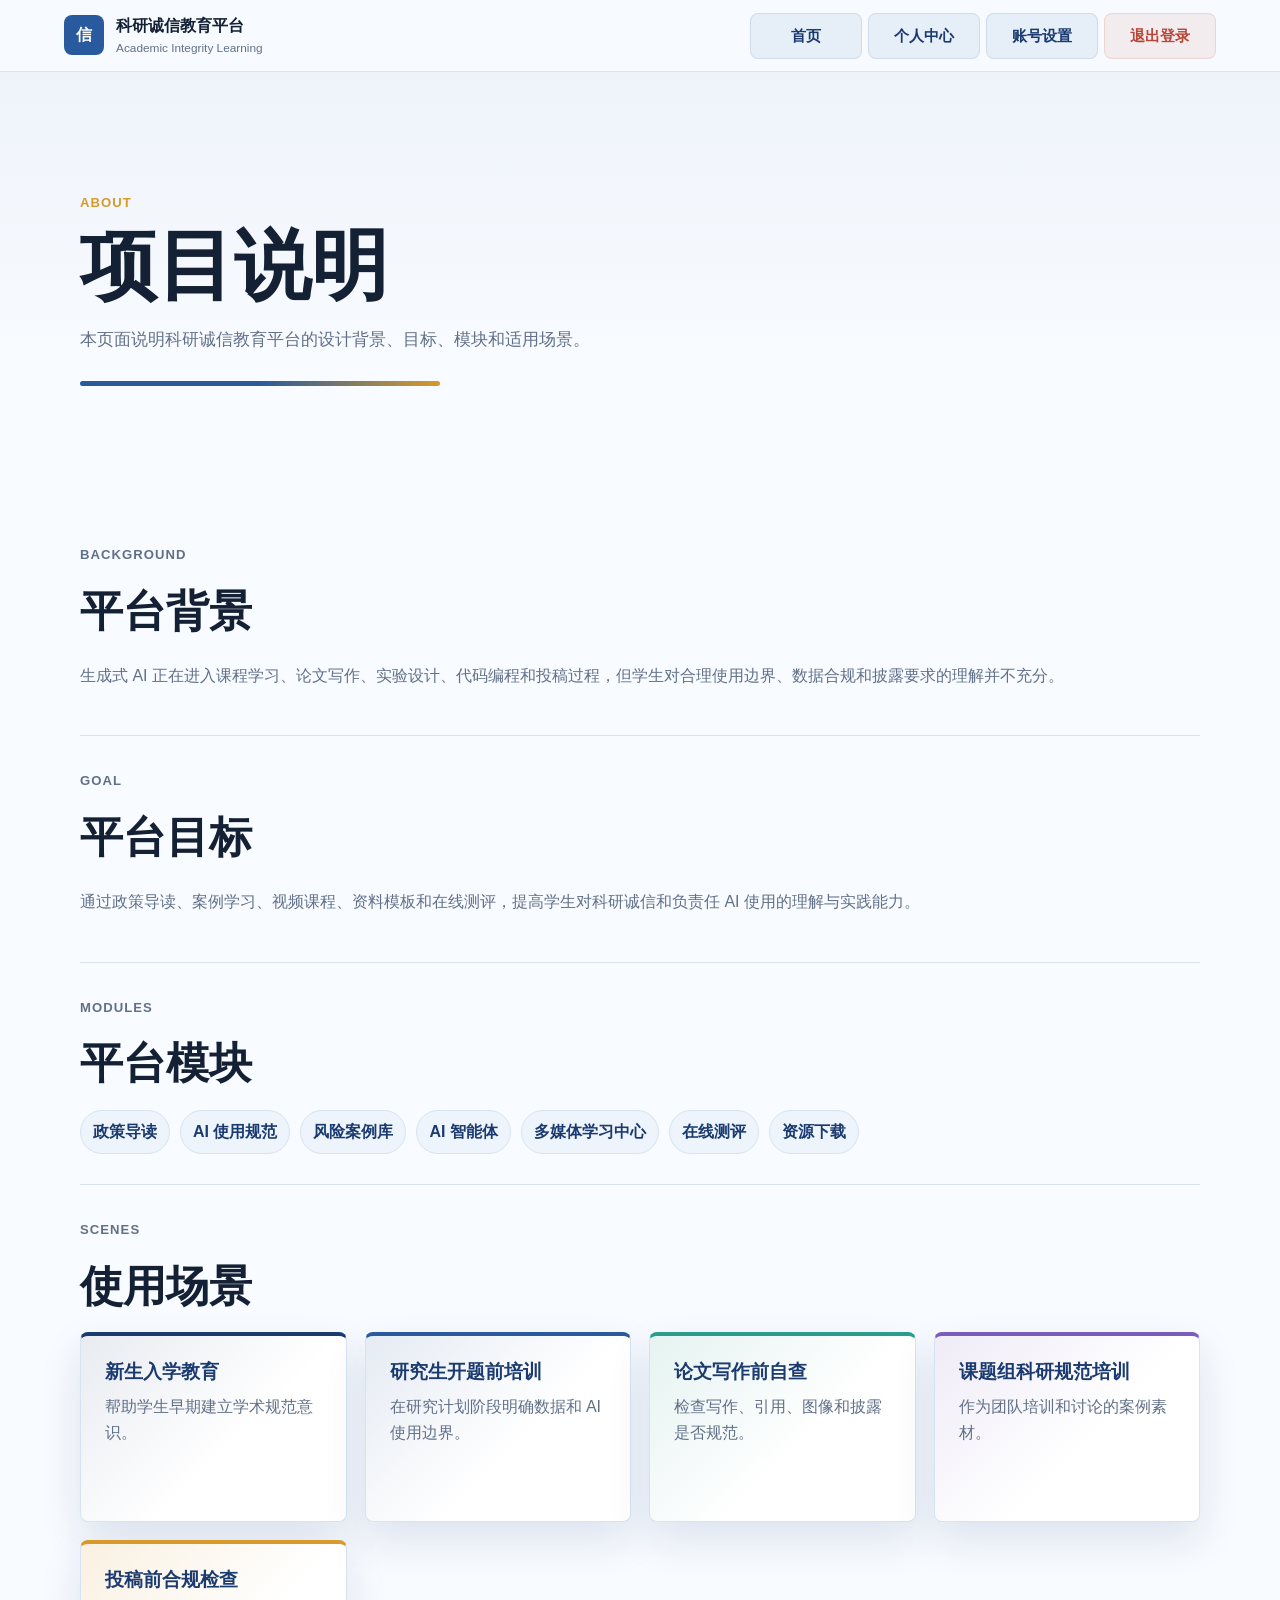
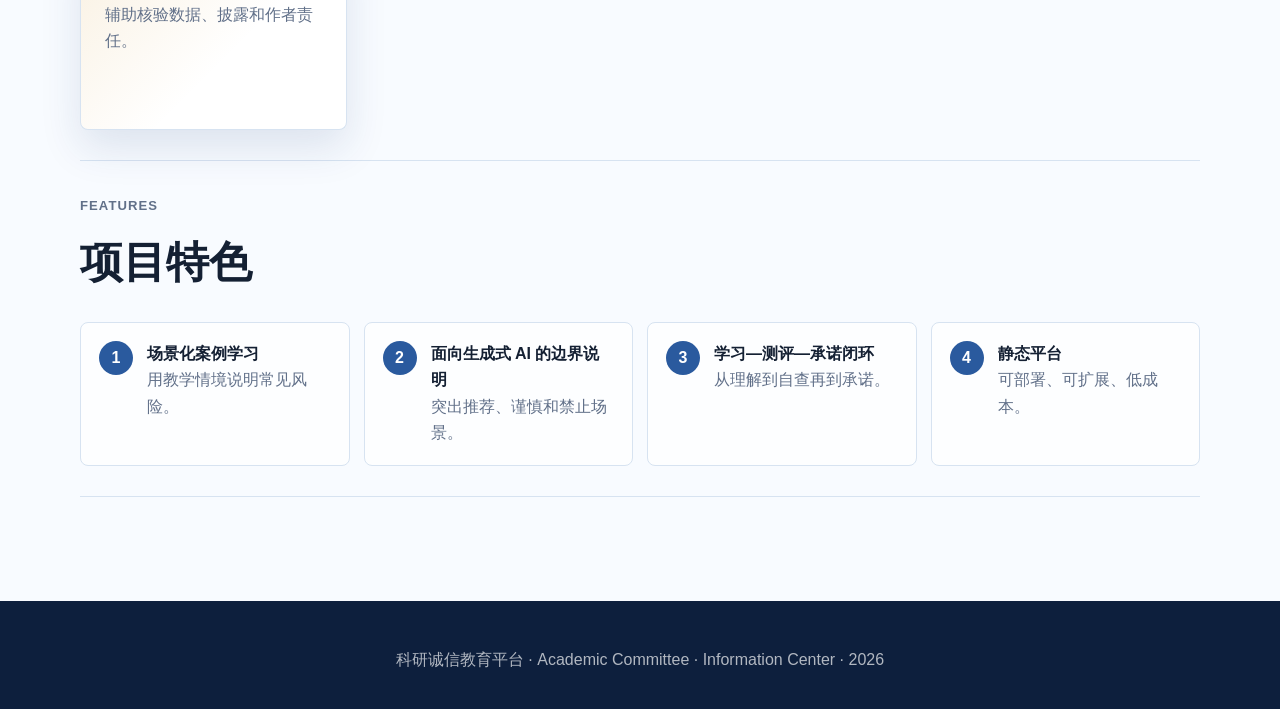
<file: about.html>
<!DOCTYPE html>
<html lang="zh-CN">

<head>
    <meta charset="UTF-8">
    <meta name="viewport" content="width=device-width, initial-scale=1.0">
    <title>项目说明 - 科研诚信教育平台</title>
    <link rel="stylesheet" href="style.css?v=20260706-portal">
</head>

<body>
    <header class="site-header">
        <a class="brand" href="index.html"><span class="brand-mark">信</span><span><strong>科研诚信教育平台</strong><small>Academic Integrity Learning</small></span></a>
        <input class="nav-toggle" type="checkbox" id="nav-toggle" aria-label="打开导航菜单">
        <label class="nav-button" for="nav-toggle" aria-hidden="true"><span></span><span></span><span></span></label>
        <nav class="site-nav" aria-label="主导航">
            <a class="account-shortcut" href="index.html#home">首页</a>
            <a class="account-shortcut" href="profile.html">个人中心</a>
            <a class="account-shortcut" href="settings.html">账号设置</a>
            <a class="account-shortcut logout-link" href="logout.html">退出登录</a>
        </nav>
    </header>

    <main>
        <section class="page-hero">
            <p class="eyebrow">About</p>
            <h1>项目说明</h1>
            <p>本页面说明科研诚信教育平台的设计背景、目标、模块和适用场景。</p>
        </section>

        <section class="section content-page">
            <article>
                <p class="eyebrow">Background</p>
                <h2>平台背景</h2>
                <p>生成式 AI 正在进入课程学习、论文写作、实验设计、代码编程和投稿过程，但学生对合理使用边界、数据合规和披露要求的理解并不充分。</p>
            </article>
            <article>
                <p class="eyebrow">Goal</p>
                <h2>平台目标</h2>
                <p>通过政策导读、案例学习、视频课程、资料模板和在线测评，提高学生对科研诚信和负责任 AI 使用的理解与实践能力。</p>
            </article>
            <article>
                <p class="eyebrow">Modules</p>
                <h2>平台模块</h2>
                <div class="tag-list"><span>政策导读</span><span>AI 使用规范</span><span>风险案例库</span><span>AI 智能体</span><span>多媒体学习中心</span><span>在线测评</span><span>资源下载</span></div>
            </article>
            <article id="scenes">
                <p class="eyebrow">Scenes</p>
                <h2>使用场景</h2>
                <div class="module-grid compact">
                    <article class="module-card"><h3>新生入学教育</h3><p>帮助学生早期建立学术规范意识。</p></article>
                    <article class="module-card"><h3>研究生开题前培训</h3><p>在研究计划阶段明确数据和 AI 使用边界。</p></article>
                    <article class="module-card"><h3>论文写作前自查</h3><p>检查写作、引用、图像和披露是否规范。</p></article>
                    <article class="module-card"><h3>课题组科研规范培训</h3><p>作为团队培训和讨论的案例素材。</p></article>
                    <article class="module-card"><h3>投稿前合规检查</h3><p>辅助核验数据、披露和作者责任。</p></article>
                </div>
            </article>
            <article>
                <p class="eyebrow">Features</p>
                <h2>项目特色</h2>
                <div class="process-list">
                    <div><span>1</span><p><strong>场景化案例学习</strong><br>用教学情境说明常见风险。</p></div>
                    <div><span>2</span><p><strong>面向生成式 AI 的边界说明</strong><br>突出推荐、谨慎和禁止场景。</p></div>
                    <div><span>3</span><p><strong>学习—测评—承诺闭环</strong><br>从理解到自查再到承诺。</p></div>
                    <div><span>4</span><p><strong>静态平台</strong><br>可部署、可扩展、低成本。</p></div>
                </div>
            </article>
        </section>
    </main>

    <footer class="site-footer">
        <p>科研诚信教育平台 · Academic Committee · Information Center · 2026</p>
    </footer>

    <script src="js/main.js"></script>
</body>

</html>
</file>
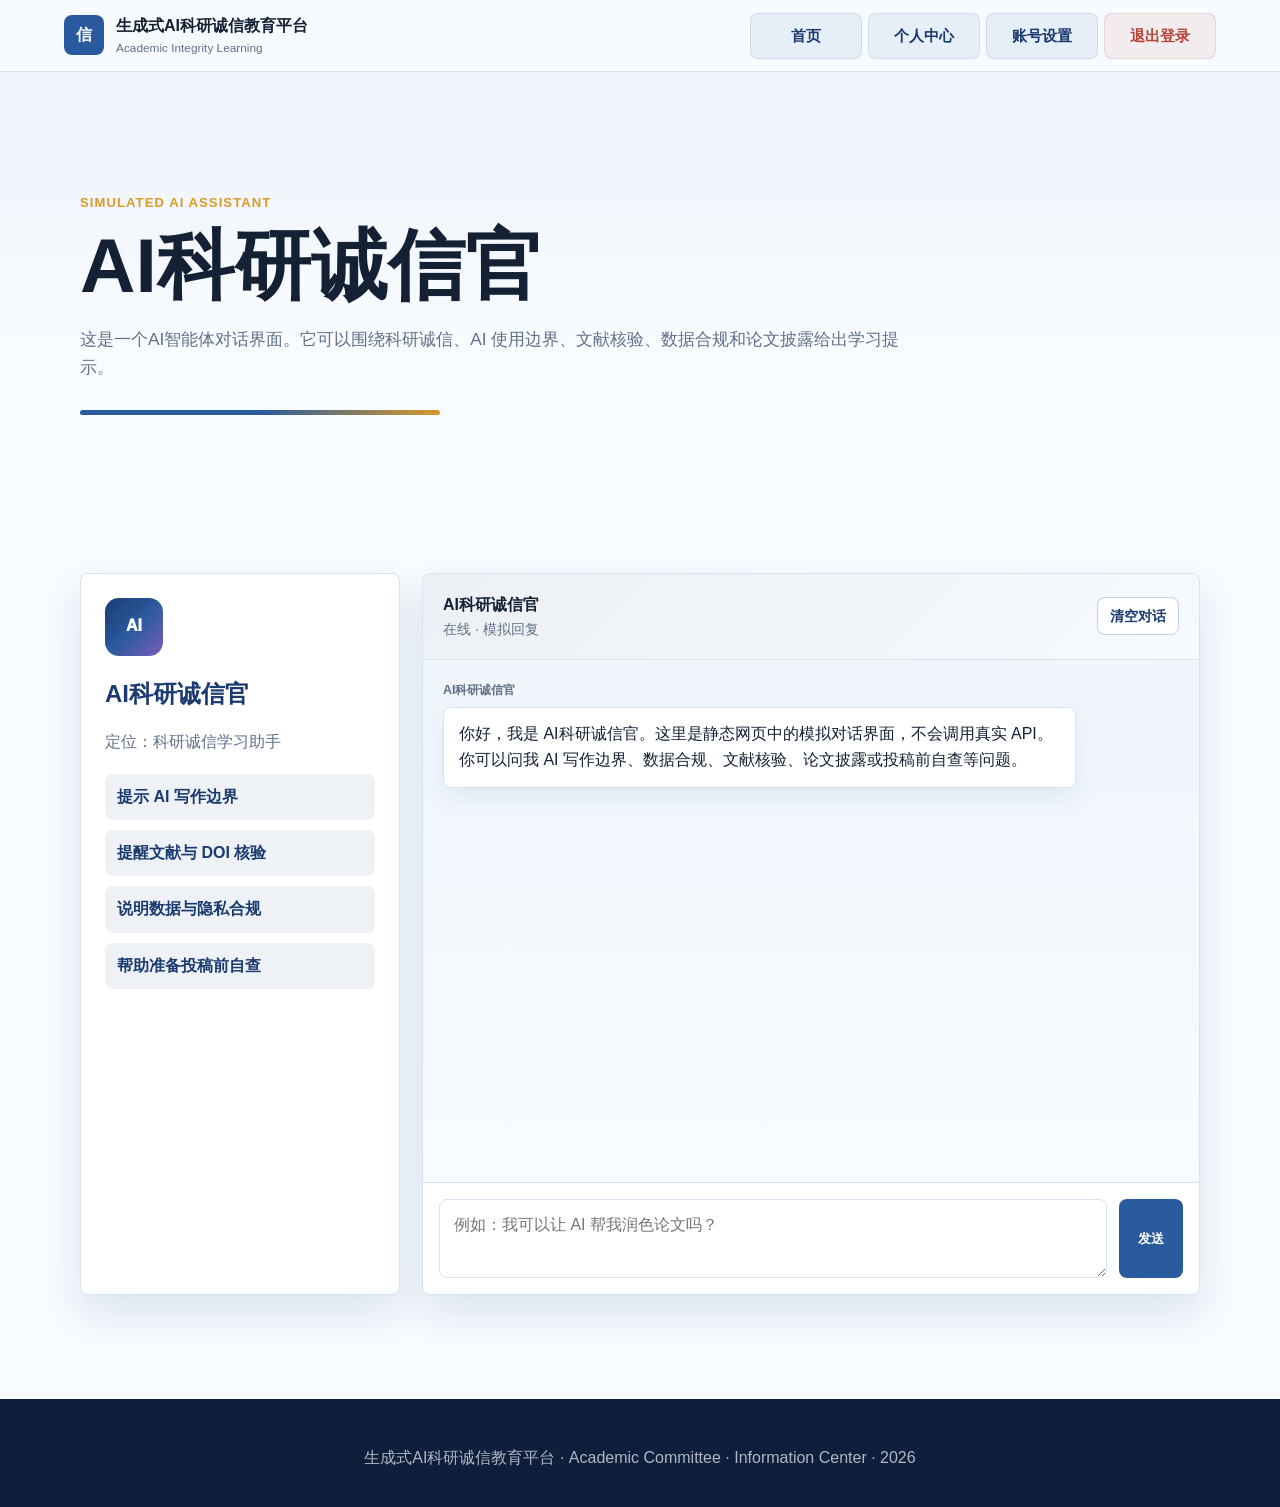
<file: agent.html>
<!DOCTYPE html>
<html lang="zh-CN">

<head>
    <meta charset="UTF-8">
    <meta name="viewport" content="width=device-width, initial-scale=1.0">
    <title>AI科研诚信官</title>
    <link rel="stylesheet" href="style.css?v=20260706-portal">
</head>

<body>
    <header class="site-header">
        <a class="brand" href="index.html"><span class="brand-mark">信</span><span><strong>生成式AI科研诚信教育平台</strong><small>Academic Integrity Learning</small></span></a>
        <input class="nav-toggle" type="checkbox" id="nav-toggle" aria-label="打开导航菜单">
        <label class="nav-button" for="nav-toggle" aria-hidden="true"><span></span><span></span><span></span></label>
        <nav class="site-nav" aria-label="主导航">
            <a class="account-shortcut" href="index.html#home">首页</a>
            <a class="account-shortcut" href="profile.html">个人中心</a>
            <a class="account-shortcut" href="settings.html">账号设置</a>
            <a class="account-shortcut logout-link" href="logout.html">退出登录</a>
        </nav>
    </header>

    <main>
        <section class="page-hero agent-hero">
            <p class="eyebrow">Simulated AI Assistant</p>
            <h1>AI科研诚信官</h1>
            <p>这是一个AI智能体对话界面。它可以围绕科研诚信、AI 使用边界、文献核验、数据合规和论文披露给出学习提示。</p>
        </section>

        <section class="section">
            <div class="agent-layout">
                <aside class="agent-profile">
                    <span class="agent-avatar">AI</span>
                    <h2>AI科研诚信官</h2>
                    <p>定位：科研诚信学习助手</p>
                    <ul>
                        <li>提示 AI 写作边界</li>
                        <li>提醒文献与 DOI 核验</li>
                        <li>说明数据与隐私合规</li>
                        <li>帮助准备投稿前自查</li>
                    </ul>
                </aside>

                <section class="chat-panel" aria-label="AI科研诚信官模拟对话">
                    <div class="chat-header">
                        <div>
                            <strong>AI科研诚信官</strong>
                            <span>在线 · 模拟回复</span>
                        </div>
                        <button class="btn outline small" type="button" id="clear-chat">清空对话</button>
                    </div>
                    <div class="chat-messages" id="chat-messages" aria-live="polite"></div>
                    <form class="chat-form" id="chat-form">
                        <label class="sr-only" for="chat-input">输入你的问题</label>
                        <textarea id="chat-input" rows="2" placeholder="例如：我可以让 AI 帮我润色论文吗？"></textarea>
                        <button class="btn primary" type="submit">发送</button>
                    </form>
                </section>
            </div>
        </section>
    </main>

    <footer class="site-footer">
        <p>生成式AI科研诚信教育平台 · Academic Committee · Information Center · 2026</p>
    </footer>

    <script src="js/main.js"></script>
    <script src="js/agent.js"></script>
</body>

</html>
</file>
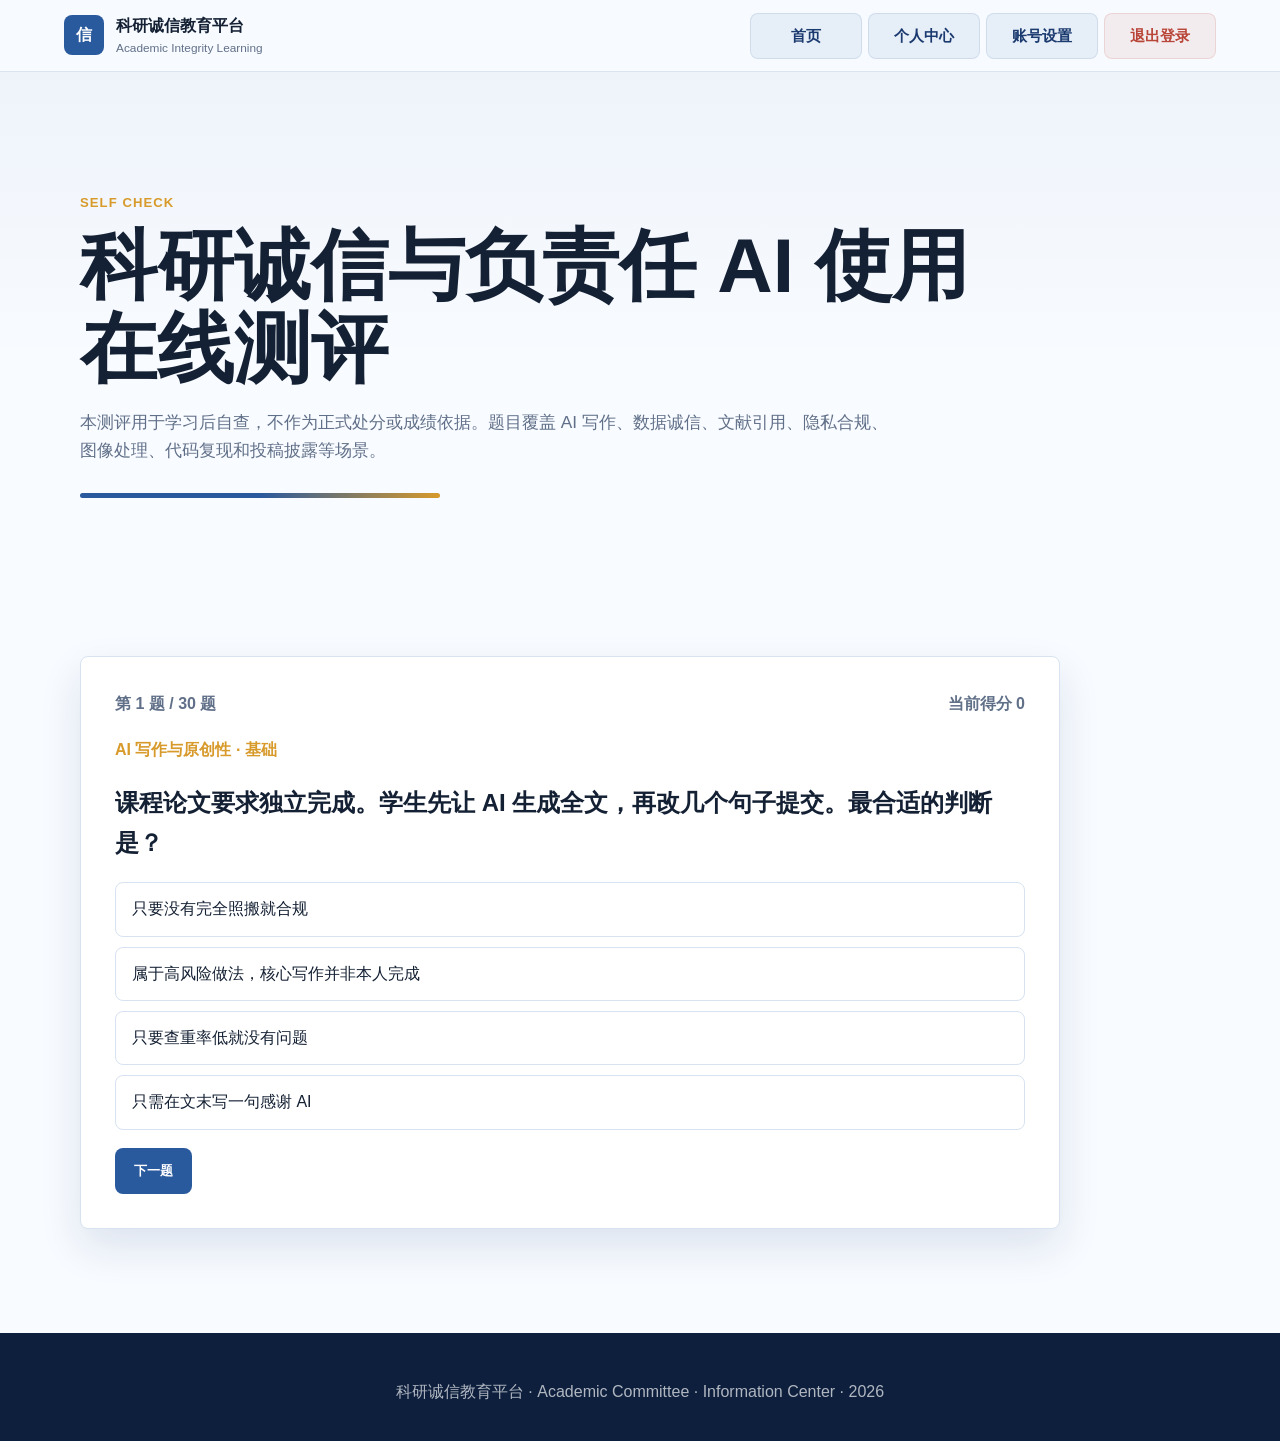
<file: assessment.html>
<!DOCTYPE html>
<html lang="zh-CN">

<head>
    <meta charset="UTF-8">
    <meta name="viewport" content="width=device-width, initial-scale=1.0">
    <title>科研诚信与负责任 AI 使用在线测评</title>
    <link rel="stylesheet" href="style.css?v=20260706-portal">
</head>

<body>
    <header class="site-header">
        <a class="brand" href="index.html"><span class="brand-mark">信</span><span><strong>科研诚信教育平台</strong><small>Academic Integrity Learning</small></span></a>
        <input class="nav-toggle" type="checkbox" id="nav-toggle" aria-label="打开导航菜单">
        <label class="nav-button" for="nav-toggle" aria-hidden="true"><span></span><span></span><span></span></label>
        <nav class="site-nav" aria-label="主导航">
            <a class="account-shortcut" href="index.html#home">首页</a>
            <a class="account-shortcut" href="profile.html">个人中心</a>
            <a class="account-shortcut" href="settings.html">账号设置</a>
            <a class="account-shortcut logout-link" href="logout.html">退出登录</a>
        </nav>
    </header>

    <main>
        <section class="page-hero">
            <p class="eyebrow">Self Check</p>
            <h1>科研诚信与负责任 AI 使用在线测评</h1>
            <p>本测评用于学习后自查，不作为正式处分或成绩依据。题目覆盖 AI 写作、数据诚信、文献引用、隐私合规、图像处理、代码复现和投稿披露等场景。</p>
        </section>

        <section class="section">
            <div id="quiz-app" class="quiz-panel wide">
                <div class="quiz-status">
                    <span id="quiz-progress">第 1 题 / 30 题</span>
                    <span>当前得分 <strong id="quiz-score">0</strong></span>
                </div>
                <p id="question-meta" class="question-meta"></p>
                <h2 id="question-text">题目加载中</h2>
                <div id="options-container" class="options"></div>
                <div id="quiz-explanation" class="explanation" hidden></div>
                <button id="next-btn" class="btn primary quiz-next" type="button" hidden>下一题</button>

                <div id="result-panel" class="result-panel" hidden>
                    <p class="eyebrow">Result</p>
                    <strong class="result-score">0 分</strong>
                    <p class="result-advice"></p>
                    <div class="hero-actions">
                        <button class="btn primary" type="button" data-restart-quiz>重新测评</button>
                        <a class="btn outline" href="cases.html">返回案例库</a>
                    </div>
                    <div id="wrong-review" class="wrong-review"></div>
                </div>
            </div>
        </section>
    </main>

    <footer class="site-footer">
        <p>科研诚信教育平台 · Academic Committee · Information Center · 2026</p>
    </footer>

    <script src="js/data.js"></script>
    <script src="js/main.js"></script>
    <script src="js/quiz.js"></script>
</body>

</html>
</file>
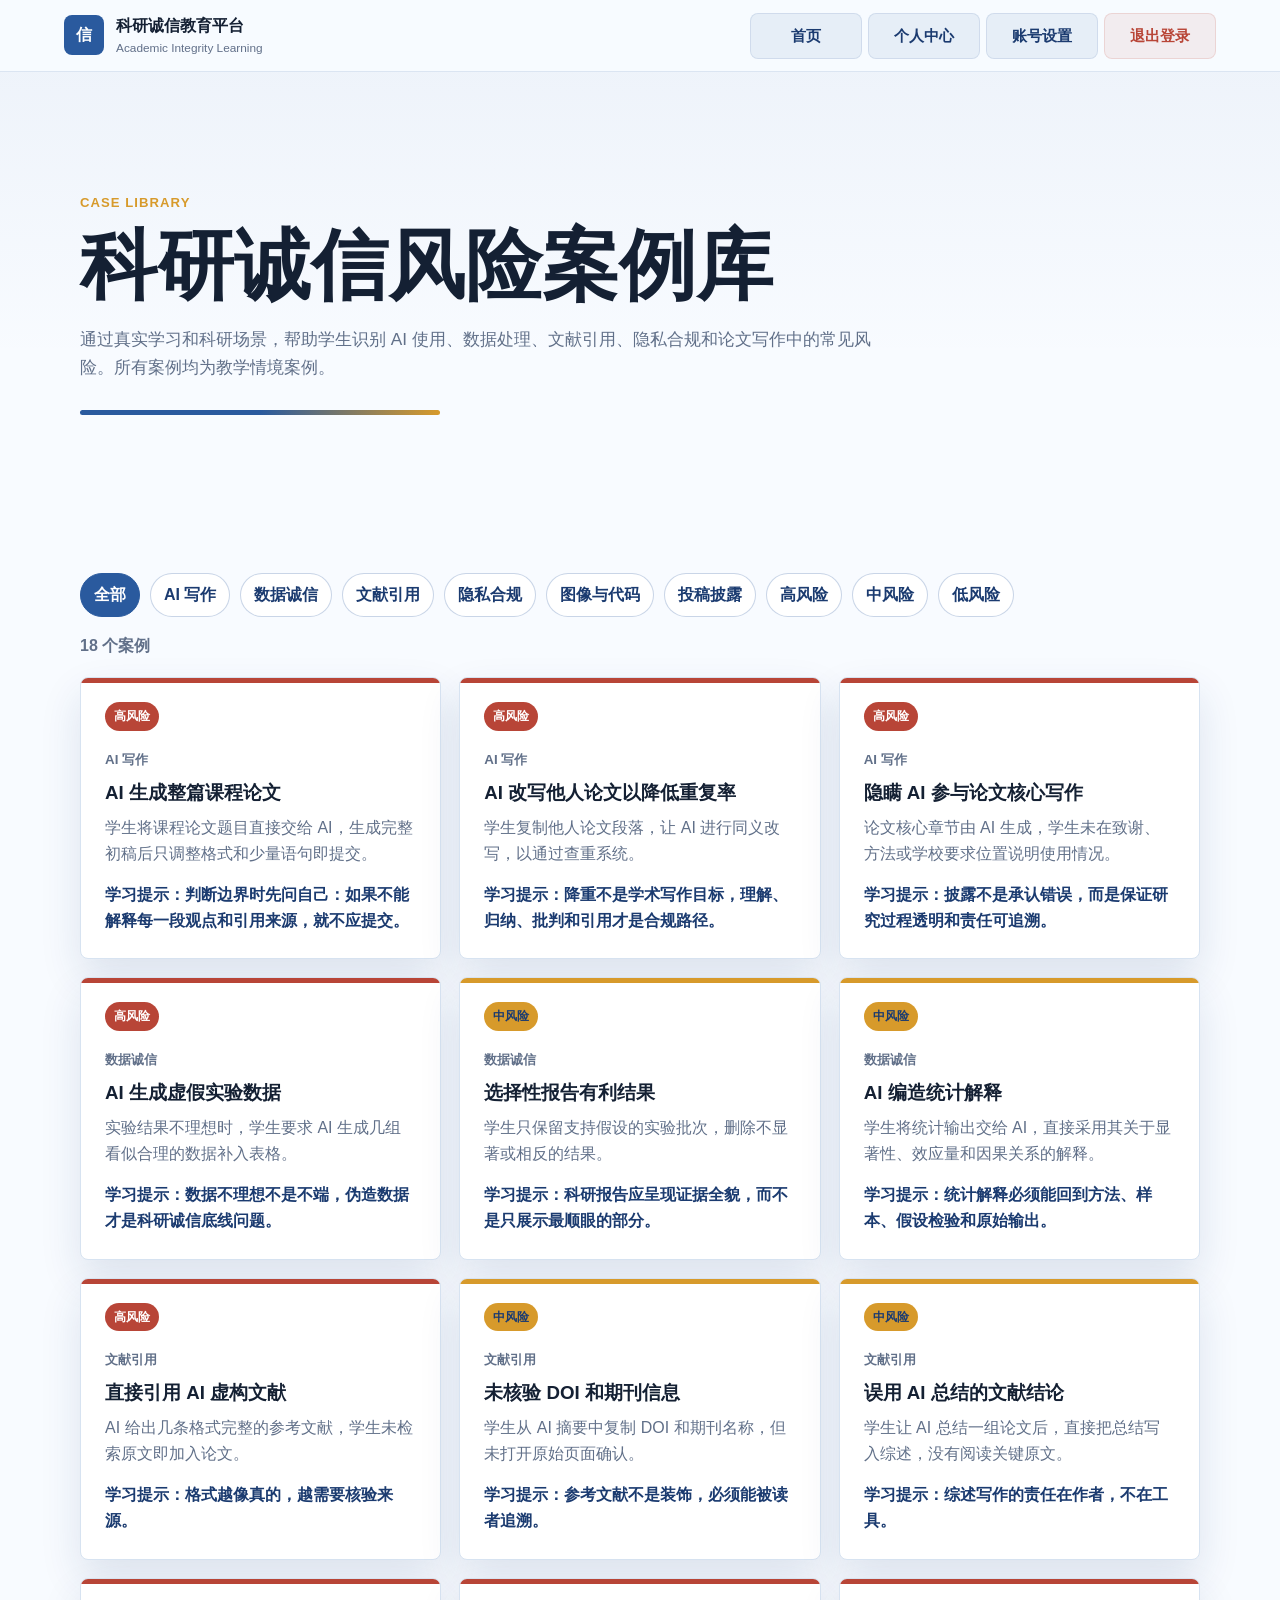
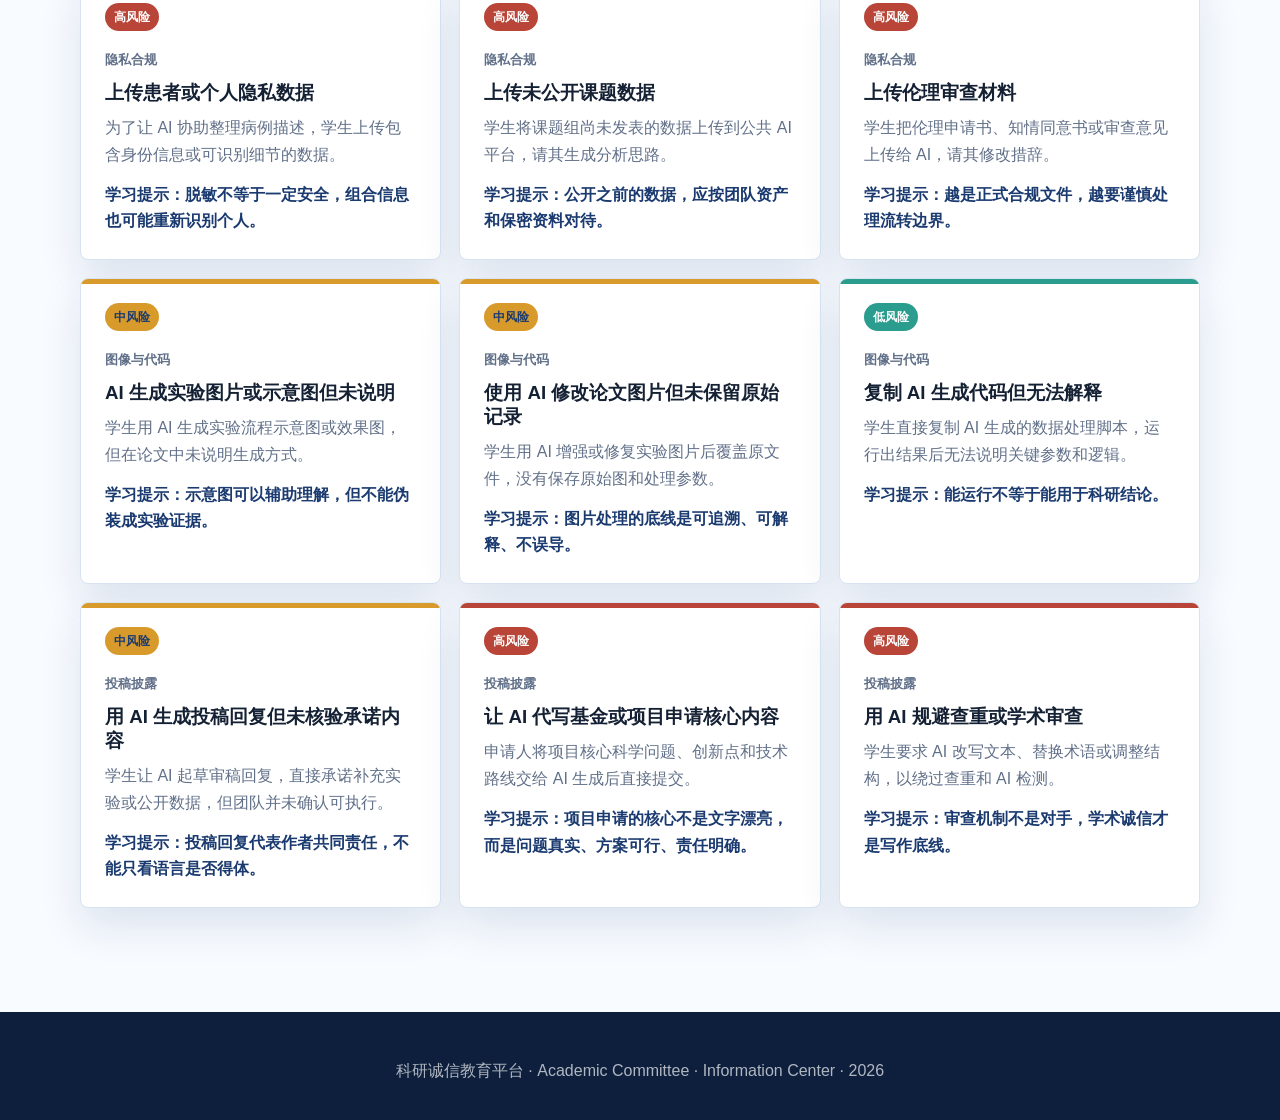
<file: cases.html>
<!DOCTYPE html>
<html lang="zh-CN">

<head>
    <meta charset="UTF-8">
    <meta name="viewport" content="width=device-width, initial-scale=1.0">
    <title>科研诚信风险案例库</title>
    <link rel="stylesheet" href="style.css?v=20260706-portal">
</head>

<body>
    <header class="site-header">
        <a class="brand" href="index.html"><span class="brand-mark">信</span><span><strong>科研诚信教育平台</strong><small>Academic Integrity Learning</small></span></a>
        <input class="nav-toggle" type="checkbox" id="nav-toggle" aria-label="打开导航菜单">
        <label class="nav-button" for="nav-toggle" aria-hidden="true"><span></span><span></span><span></span></label>
        <nav class="site-nav" aria-label="主导航">
            <a class="account-shortcut" href="index.html#home">首页</a>
            <a class="account-shortcut" href="profile.html">个人中心</a>
            <a class="account-shortcut" href="settings.html">账号设置</a>
            <a class="account-shortcut logout-link" href="logout.html">退出登录</a>
        </nav>
    </header>

    <main>
        <section class="page-hero">
            <p class="eyebrow">Case Library</p>
            <h1>科研诚信风险案例库</h1>
            <p>通过真实学习和科研场景，帮助学生识别 AI 使用、数据处理、文献引用、隐私合规和论文写作中的常见风险。所有案例均为教学情境案例。</p>
        </section>

        <section class="section">
            <div class="filter-bar" aria-label="案例筛选">
                <button class="active" data-case-filter="全部" type="button">全部</button>
                <button data-case-filter="AI 写作" type="button">AI 写作</button>
                <button data-case-filter="数据诚信" type="button">数据诚信</button>
                <button data-case-filter="文献引用" type="button">文献引用</button>
                <button data-case-filter="隐私合规" type="button">隐私合规</button>
                <button data-case-filter="图像与代码" type="button">图像与代码</button>
                <button data-case-filter="投稿披露" type="button">投稿披露</button>
                <button data-case-filter="高风险" type="button">高风险</button>
                <button data-case-filter="中风险" type="button">中风险</button>
                <button data-case-filter="低风险" type="button">低风险</button>
            </div>
            <p id="case-count" class="count-label">18 个案例</p>
            <div id="case-list" class="case-grid"></div>
        </section>
    </main>

    <div id="case-modal" class="modal" hidden>
        <div class="modal-backdrop" data-close-modal></div>
        <article class="modal-panel" role="dialog" aria-modal="true" aria-labelledby="modal-title">
            <button class="modal-close" type="button" data-close-modal aria-label="关闭案例详情">×</button>
            <p class="modal-meta"></p>
            <h2 id="modal-title" class="modal-title"></h2>
            <div class="modal-body"></div>
        </article>
    </div>

    <footer class="site-footer">
        <p>科研诚信教育平台 · Academic Committee · Information Center · 2026</p>
    </footer>

    <script src="js/data.js"></script>
    <script src="js/main.js"></script>
    <script src="js/cases.js"></script>
</body>

</html>
</file>
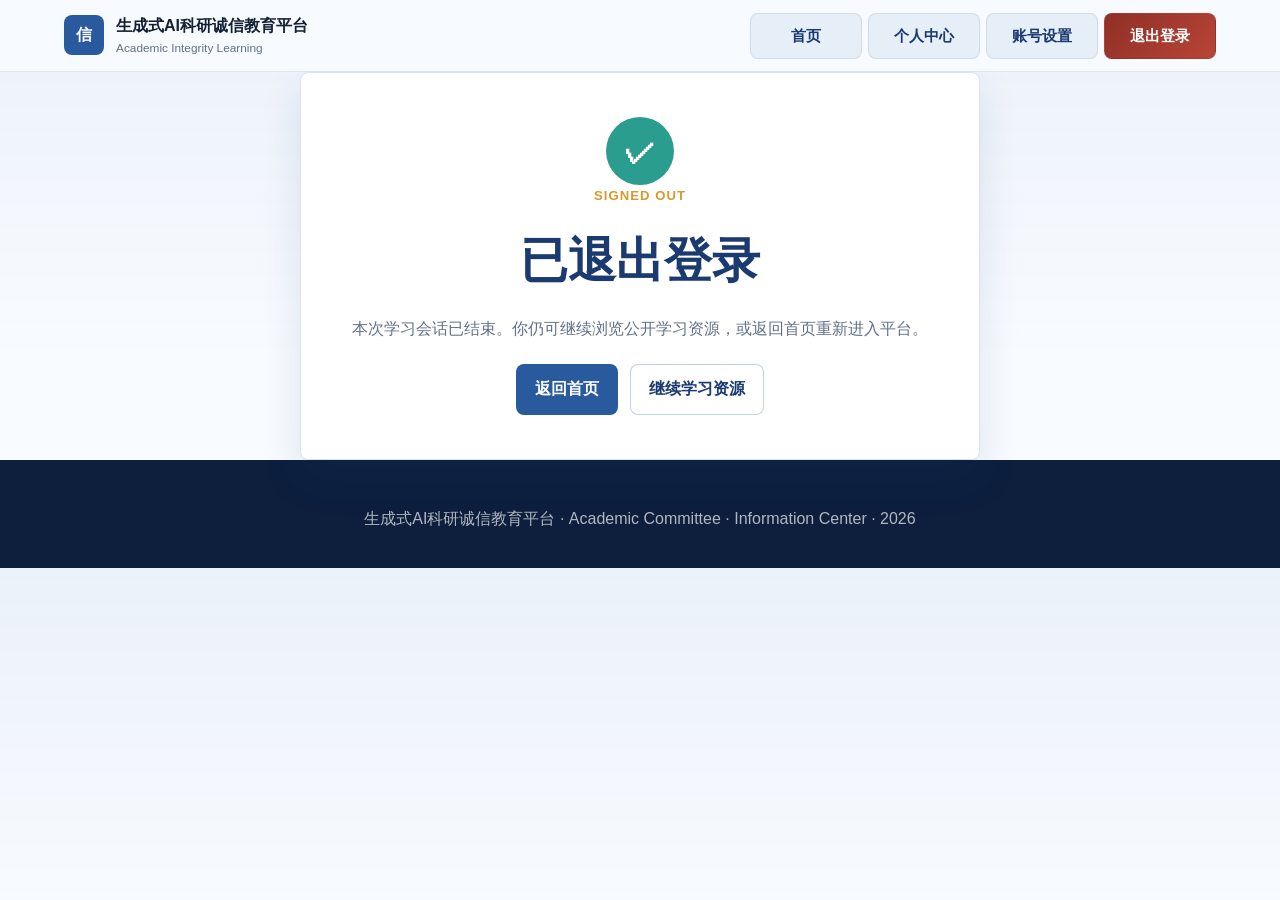
<file: logout.html>
<!DOCTYPE html>
<html lang="zh-CN">

<head>
    <meta charset="UTF-8">
    <meta name="viewport" content="width=device-width, initial-scale=1.0">
    <title>退出登录 - 生成式AI科研诚信教育平台</title>
    <link rel="stylesheet" href="style.css?v=20260706-portal">
</head>

<body>
    <header class="site-header">
        <a class="brand" href="index.html"><span class="brand-mark">信</span><span><strong>生成式AI科研诚信教育平台</strong><small>Academic Integrity Learning</small></span></a>
        <input class="nav-toggle" type="checkbox" id="nav-toggle" aria-label="打开导航菜单">
        <label class="nav-button" for="nav-toggle" aria-hidden="true"><span></span><span></span><span></span></label>
        <nav class="site-nav" aria-label="主导航">
            <a class="account-shortcut" href="index.html#home">首页</a>
            <a class="account-shortcut" href="profile.html">个人中心</a>
            <a class="account-shortcut" href="settings.html">账号设置</a>
            <a class="account-shortcut logout-link active" href="logout.html">退出登录</a>
        </nav>
    </header>

    <main>
        <section class="section logout-panel">
            <div class="logout-icon">✓</div>
            <p class="eyebrow">Signed Out</p>
            <h1>已退出登录</h1>
            <p>本次学习会话已结束。你仍可继续浏览公开学习资源，或返回首页重新进入平台。</p>
            <div class="logout-actions">
                <a class="btn primary" href="index.html#home">返回首页</a>
                <a class="btn outline" href="resources.html">继续学习资源</a>
            </div>
        </section>
    </main>

    <footer class="site-footer">
        <p>生成式AI科研诚信教育平台 · Academic Committee · Information Center · 2026</p>
    </footer>
    <script src="js/main.js?v=20260706-portal"></script>
</body>

</html>
</file>
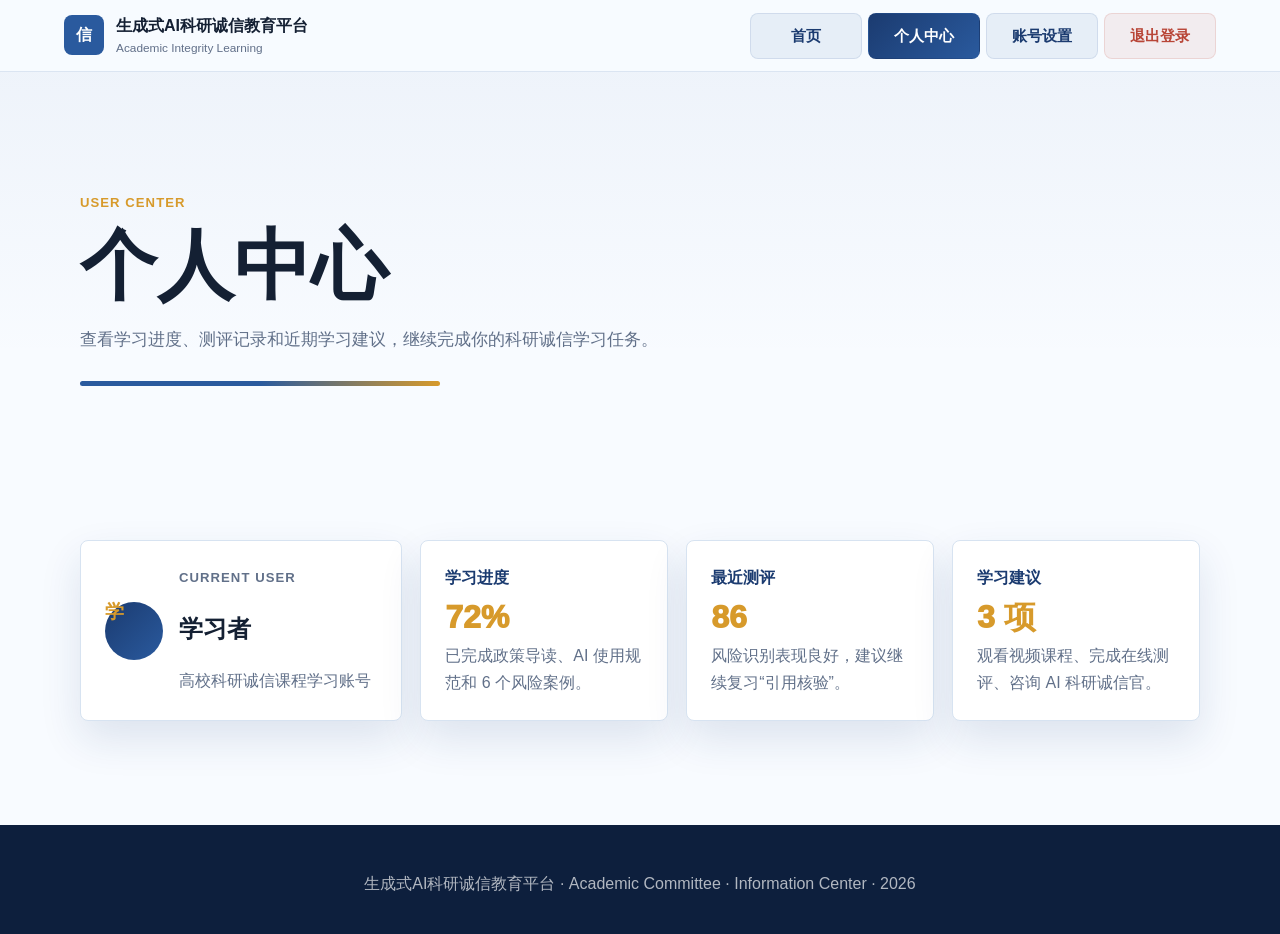
<file: profile.html>
<!DOCTYPE html>
<html lang="zh-CN">

<head>
    <meta charset="UTF-8">
    <meta name="viewport" content="width=device-width, initial-scale=1.0">
    <title>个人中心 - 生成式AI科研诚信教育平台</title>
    <link rel="stylesheet" href="style.css?v=20260706-portal">
</head>

<body>
    <header class="site-header">
        <a class="brand" href="index.html"><span class="brand-mark">信</span><span><strong>生成式AI科研诚信教育平台</strong><small>Academic Integrity Learning</small></span></a>
        <input class="nav-toggle" type="checkbox" id="nav-toggle" aria-label="打开导航菜单">
        <label class="nav-button" for="nav-toggle" aria-hidden="true"><span></span><span></span><span></span></label>
        <nav class="site-nav" aria-label="主导航">
            <a class="account-shortcut" href="index.html#home">首页</a>
            <a class="account-shortcut active" href="profile.html">个人中心</a>
            <a class="account-shortcut" href="settings.html">账号设置</a>
            <a class="account-shortcut logout-link" href="logout.html">退出登录</a>
        </nav>
    </header>

    <main>
        <section class="page-hero account-hero">
            <p class="eyebrow">User Center</p>
            <h1>个人中心</h1>
            <p>查看学习进度、测评记录和近期学习建议，继续完成你的科研诚信学习任务。</p>
        </section>

        <section class="section">
            <div class="account-dashboard">
                <article class="account-card profile-card">
                    <span class="account-avatar large">学</span>
                    <div>
                        <p class="eyebrow">Current User</p>
                        <h2>学习者</h2>
                        <p>高校科研诚信课程学习账号</p>
                    </div>
                </article>
                <article class="account-card"><strong>学习进度</strong><span>72%</span><p>已完成政策导读、AI 使用规范和 6 个风险案例。</p></article>
                <article class="account-card"><strong>最近测评</strong><span>86</span><p>风险识别表现良好，建议继续复习“引用核验”。</p></article>
                <article class="account-card"><strong>学习建议</strong><span>3 项</span><p>观看视频课程、完成在线测评、咨询 AI 科研诚信官。</p></article>
            </div>
        </section>
    </main>

    <footer class="site-footer">
        <p>生成式AI科研诚信教育平台 · Academic Committee · Information Center · 2026</p>
    </footer>
    <script src="js/main.js?v=20260706-portal"></script>
</body>

</html>
</file>
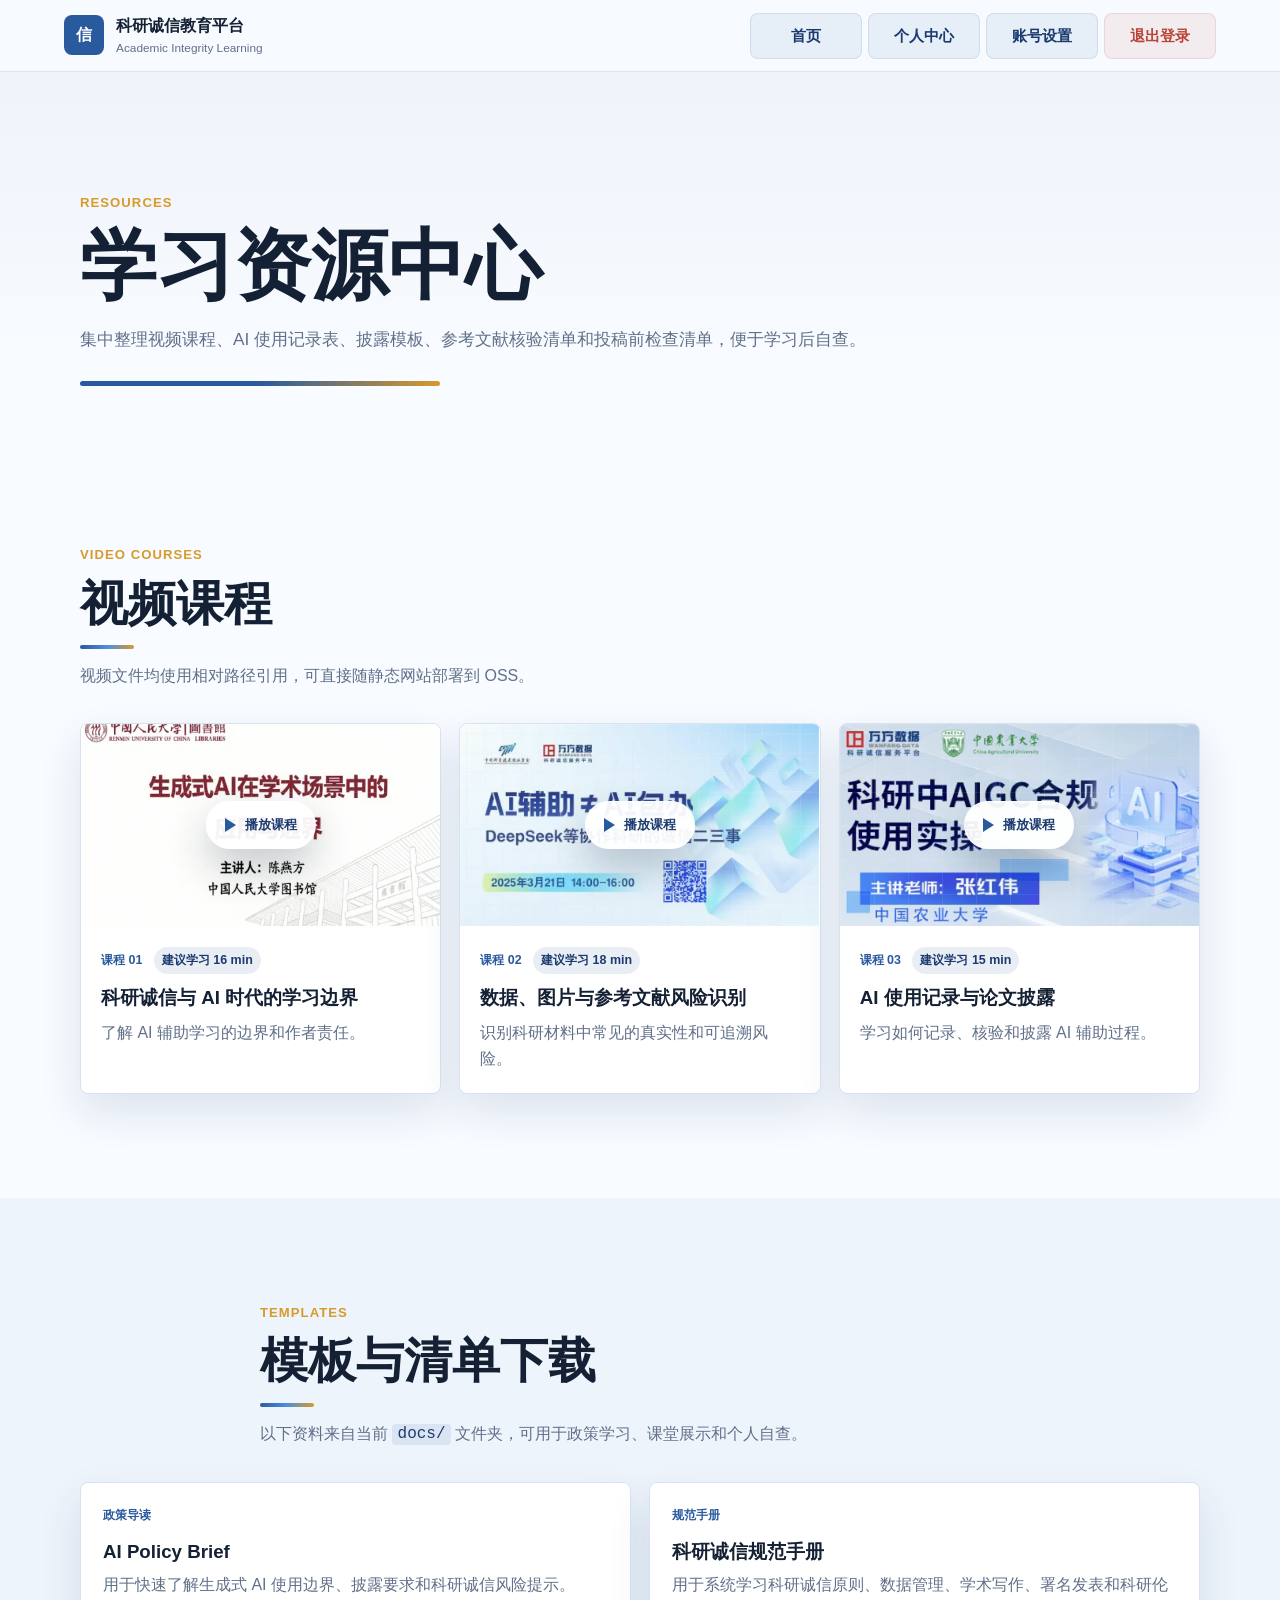
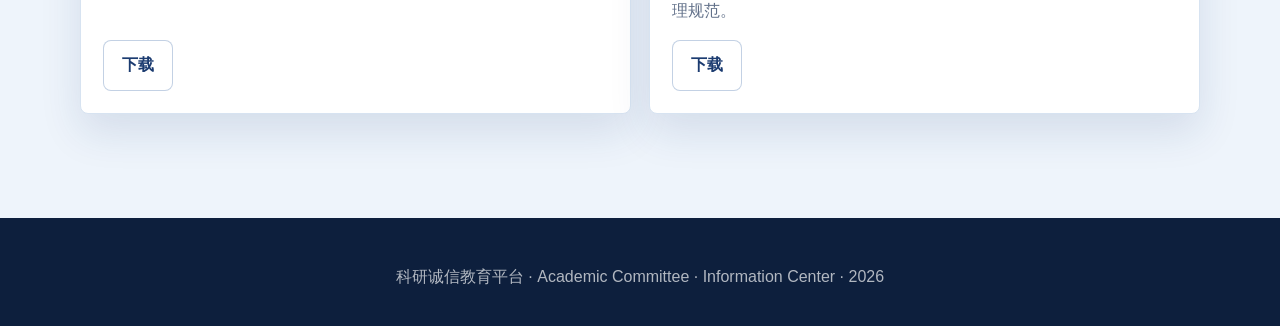
<file: resources.html>
<!DOCTYPE html>
<html lang="zh-CN">

<head>
    <meta charset="UTF-8">
    <meta name="viewport" content="width=device-width, initial-scale=1.0">
    <title>学习资源中心</title>
    <link rel="stylesheet" href="style.css?v=20260706-portal">
</head>

<body>
    <header class="site-header">
        <a class="brand" href="index.html"><span class="brand-mark">信</span><span><strong>科研诚信教育平台</strong><small>Academic Integrity Learning</small></span></a>
        <input class="nav-toggle" type="checkbox" id="nav-toggle" aria-label="打开导航菜单">
        <label class="nav-button" for="nav-toggle" aria-hidden="true"><span></span><span></span><span></span></label>
        <nav class="site-nav" aria-label="主导航">
            <a class="account-shortcut" href="index.html#home">首页</a>
            <a class="account-shortcut" href="profile.html">个人中心</a>
            <a class="account-shortcut" href="settings.html">账号设置</a>
            <a class="account-shortcut logout-link" href="logout.html">退出登录</a>
        </nav>
    </header>

    <main>
        <section class="page-hero">
            <p class="eyebrow">Resources</p>
            <h1>学习资源中心</h1>
            <p>集中整理视频课程、AI 使用记录表、披露模板、参考文献核验清单和投稿前检查清单，便于学习后自查。</p>
        </section>

        <section class="section">
            <div class="section-head">
                <p class="eyebrow">Video Courses</p>
                <h2>视频课程</h2>
                <p>视频文件均使用相对路径引用，可直接随静态网站部署到 OSS。</p>
            </div>
            <div class="video-grid">
                <article class="video-card"><div class="video-frame"><video preload="none" playsinline poster="images/video-01-poster.png" src="videos/01.mp4"></video><button class="video-play" type="button" data-video-play>播放课程</button></div><div class="video-content"><span>课程 01 <em>建议学习 16 min</em></span><h3>科研诚信与 AI 时代的学习边界</h3><p>了解 AI 辅助学习的边界和作者责任。</p></div></article>
                <article class="video-card"><div class="video-frame"><video preload="none" playsinline poster="images/video-02-poster.png" src="videos/02.mp4"></video><button class="video-play" type="button" data-video-play>播放课程</button></div><div class="video-content"><span>课程 02 <em>建议学习 18 min</em></span><h3>数据、图片与参考文献风险识别</h3><p>识别科研材料中常见的真实性和可追溯风险。</p></div></article>
                <article class="video-card"><div class="video-frame"><video preload="none" playsinline poster="images/video-03-poster.png" src="videos/03.mp4"></video><button class="video-play" type="button" data-video-play>播放课程</button></div><div class="video-content"><span>课程 03 <em>建议学习 15 min</em></span><h3>AI 使用记录与论文披露</h3><p>学习如何记录、核验和披露 AI 辅助过程。</p></div></article>
            </div>
        </section>

        <section id="downloads" class="section muted">
            <div class="section-head">
                <p class="eyebrow">Templates</p>
                <h2>模板与清单下载</h2>
                <p>以下资料来自当前 <code>docs/</code> 文件夹，可用于政策学习、课堂展示和个人自查。</p>
            </div>
            <div class="resource-grid">
                <article class="resource-card"><span>政策导读</span><h3>AI Policy Brief</h3><p>用于快速了解生成式 AI 使用边界、披露要求和科研诚信风险提示。</p><a class="btn outline" href="docs/AIPolicyBrief.pdf" download>下载</a></article>
                <article class="resource-card"><span>规范手册</span><h3>科研诚信规范手册</h3><p>用于系统学习科研诚信原则、数据管理、学术写作、署名发表和科研伦理规范。</p><a class="btn outline" href="docs/科研诚信规范手册.pdf" download>下载</a></article>
            </div>
        </section>

    </main>

    <footer class="site-footer">
        <p>科研诚信教育平台 · Academic Committee · Information Center · 2026</p>
    </footer>

    <script src="js/main.js?v=20260706-portal"></script>
</body>

</html>
</file>
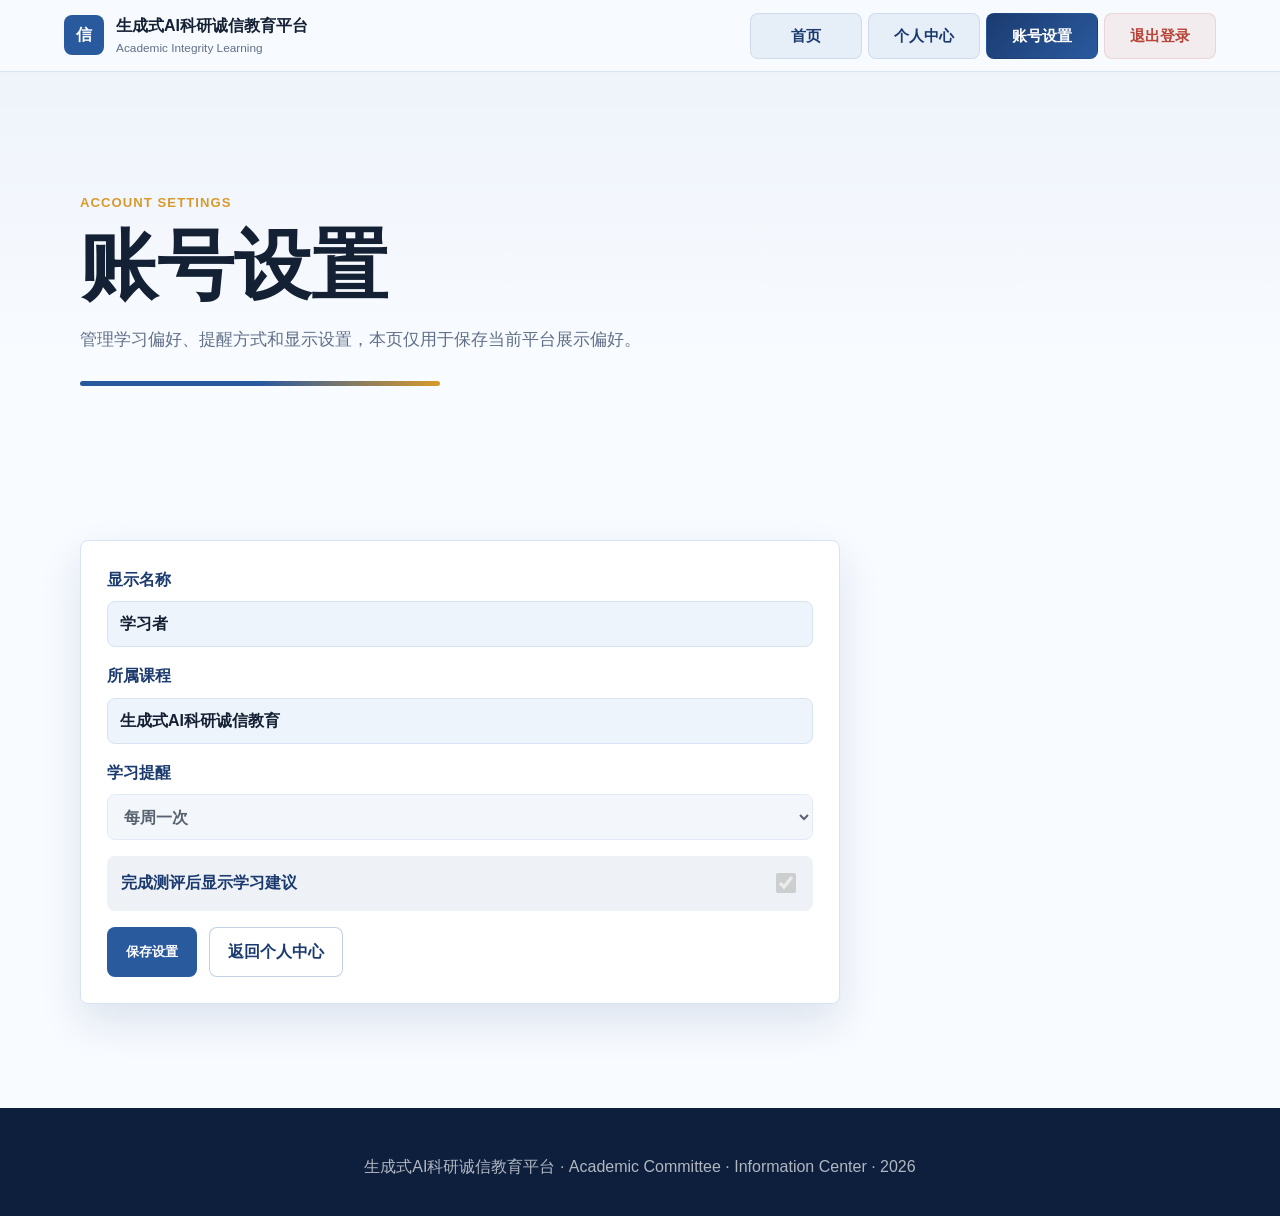
<file: settings.html>
<!DOCTYPE html>
<html lang="zh-CN">

<head>
    <meta charset="UTF-8">
    <meta name="viewport" content="width=device-width, initial-scale=1.0">
    <title>账号设置 - 生成式AI科研诚信教育平台</title>
    <link rel="stylesheet" href="style.css?v=20260706-portal">
</head>

<body>
    <header class="site-header">
        <a class="brand" href="index.html"><span class="brand-mark">信</span><span><strong>生成式AI科研诚信教育平台</strong><small>Academic Integrity Learning</small></span></a>
        <input class="nav-toggle" type="checkbox" id="nav-toggle" aria-label="打开导航菜单">
        <label class="nav-button" for="nav-toggle" aria-hidden="true"><span></span><span></span><span></span></label>
        <nav class="site-nav" aria-label="主导航">
            <a class="account-shortcut" href="index.html#home">首页</a>
            <a class="account-shortcut" href="profile.html">个人中心</a>
            <a class="account-shortcut active" href="settings.html">账号设置</a>
            <a class="account-shortcut logout-link" href="logout.html">退出登录</a>
        </nav>
    </header>

    <main>
        <section class="page-hero account-hero">
            <p class="eyebrow">Account Settings</p>
            <h1>账号设置</h1>
            <p>管理学习偏好、提醒方式和显示设置，本页仅用于保存当前平台展示偏好。</p>
        </section>

        <section class="section">
            <div class="settings-panel">
                <label><span>显示名称</span><input type="text" value="学习者" readonly></label>
                <label><span>所属课程</span><input type="text" value="生成式AI科研诚信教育" readonly></label>
                <label><span>学习提醒</span><select disabled><option>每周一次</option></select></label>
                <label class="setting-toggle"><span>完成测评后显示学习建议</span><input type="checkbox" checked disabled></label>
                <div class="settings-actions">
                    <button class="btn primary" type="button" data-settings-save>保存设置</button>
                    <a class="btn outline" href="profile.html">返回个人中心</a>
                </div>
            </div>
        </section>
    </main>

    <footer class="site-footer">
        <p>生成式AI科研诚信教育平台 · Academic Committee · Information Center · 2026</p>
    </footer>
    <script src="js/main.js?v=20260706-portal"></script>
</body>

</html>
</file>
<file: style.css>
:root {
    --ink: #142033;
    --muted: #617089;
    --paper: #f8fbff;
    --surface: #ffffff;
    --soft: #eef4fb;
    --line: #d7e3f1;
    --green: #2a9d8f;
    --blue: #2a5a9e;
    --blue-dark: #1b3b70;
    --teal: #2a5a9e;
    --gold: #d79a2b;
    --red: #b84537;
    --sky: #4f8edc;
    --shadow: 0 18px 42px rgba(27, 59, 112, 0.12);
}

* {
    box-sizing: border-box;
}

html {
    scroll-behavior: smooth;
}

body {
    margin: 0;
    color: var(--ink);
    background:
        linear-gradient(180deg, rgba(42, 90, 158, 0.06), transparent 360px),
        var(--paper);
    font-family: "Microsoft YaHei", "PingFang SC", "Segoe UI", Arial, sans-serif;
    line-height: 1.65;
    overflow-x: hidden;
}

body::selection {
    color: #ffffff;
    background: var(--blue);
}

a {
    color: inherit;
    text-decoration: none;
}

code {
    padding: 0.08rem 0.32rem;
    color: var(--blue-dark);
    background: rgba(42, 90, 158, 0.1);
    border-radius: 4px;
    font-family: Consolas, "Courier New", monospace;
}

.skip-link {
    position: fixed;
    top: 10px;
    left: 10px;
    z-index: 999;
    transform: translateY(-140%);
    padding: 10px 14px;
    color: #ffffff;
    background: var(--blue-dark);
    border-radius: 6px;
}

.skip-link:focus {
    transform: translateY(0);
}

.site-header {
    position: sticky;
    top: 0;
    z-index: 50;
    display: flex;
    align-items: center;
    justify-content: space-between;
    min-height: 72px;
    padding: 0 5vw;
    background: rgba(248, 251, 255, 0.94);
    border-bottom: 1px solid rgba(215, 227, 241, 0.9);
    backdrop-filter: blur(16px);
}

.brand {
    display: inline-flex;
    align-items: center;
    gap: 12px;
    min-width: 230px;
}

.brand-mark {
    display: inline-grid;
    place-items: center;
    width: 40px;
    height: 40px;
    color: #ffffff;
    background: linear-gradient(135deg, var(--blue), var(--teal));
    border-radius: 8px;
    font-weight: 800;
}

.brand strong,
.brand small {
    display: block;
}

.brand strong {
    font-size: 1rem;
}

.brand small {
    color: var(--muted);
    font-size: 0.74rem;
}

.site-nav {
    display: flex;
    align-items: center;
    justify-content: flex-end;
    gap: 6px;
    min-width: 0;
}

.site-nav a,
.account-menu summary {
    padding: 9px 12px;
    color: #21314a;
    border-radius: 6px;
    font-size: 0.95rem;
    font-weight: 650;
}

.site-nav a:hover,
.site-nav a:focus-visible,
.account-menu summary:hover,
.account-menu summary:focus-visible {
    color: var(--blue-dark);
    background: rgba(42, 90, 158, 0.1);
    outline: 0;
}

.site-nav .account-shortcut {
    display: inline-flex;
    align-items: center;
    justify-content: center;
    min-height: 46px;
    min-width: 112px;
    padding: 0 18px;
    color: var(--blue-dark);
    background: rgba(42, 90, 158, 0.08);
    border: 1px solid rgba(42, 90, 158, 0.12);
    border-radius: 8px;
    font-weight: 900;
}

.site-nav .account-shortcut:hover,
.site-nav .account-shortcut:focus-visible,
.site-nav .account-shortcut.active {
    color: #ffffff;
    background: linear-gradient(135deg, var(--blue-dark), var(--blue));
    border-color: transparent;
}

.site-nav .logout-link {
    color: var(--red);
    background: rgba(184, 69, 55, 0.08);
    border-color: rgba(184, 69, 55, 0.14);
}

.site-nav .logout-link:hover,
.site-nav .logout-link:focus-visible,
.site-nav .logout-link.active {
    color: #ffffff;
    background: linear-gradient(135deg, #8f2f26, var(--red));
}

.account-menu {
    position: relative;
}

.account-menu summary {
    display: inline-flex;
    align-items: center;
    gap: 8px;
    cursor: pointer;
    list-style: none;
}

.account-menu summary::-webkit-details-marker {
    display: none;
}

.account-menu summary::after {
    content: "";
    width: 7px;
    height: 7px;
    border-right: 2px solid currentColor;
    border-bottom: 2px solid currentColor;
    transform: translateY(-2px) rotate(45deg);
    transition: transform 0.2s ease;
}

.account-menu[open] summary::after {
    transform: translateY(2px) rotate(225deg);
}

.account-avatar {
    display: inline-grid;
    place-items: center;
    width: 28px;
    height: 28px;
    color: #ffffff;
    background: linear-gradient(135deg, var(--blue-dark), var(--blue));
    border-radius: 50%;
    font-size: 0.85rem;
    font-weight: 900;
}

.account-panel {
    position: absolute;
    top: calc(100% + 10px);
    right: 0;
    z-index: 80;
    display: grid;
    gap: 4px;
    min-width: 172px;
    padding: 8px;
    background: var(--surface);
    border: 1px solid var(--line);
    border-radius: 8px;
    box-shadow: var(--shadow);
}

.account-panel a {
    display: block;
    padding: 10px 12px;
    white-space: nowrap;
}

.nav-toggle,
.nav-button {
    display: none;
}

.hero {
    position: relative;
    min-height: clamp(560px, 86vh, 760px);
    display: grid;
    align-items: end;
    overflow: hidden;
    color: #ffffff;
    background: linear-gradient(135deg, rgba(27, 59, 112, 0.82), rgba(42, 90, 158, 0.78)), url("images/cover.png") center/cover;
}

.hero-inner {
    position: relative;
    z-index: 1;
    width: min(1120px, 90vw);
    margin: 0 auto;
    padding: 0 0 clamp(70px, 12vh, 120px);
}

.eyebrow {
    margin: 0 0 10px;
    color: var(--gold);
    font-size: 0.82rem;
    font-weight: 800;
    letter-spacing: 0.08em;
    text-transform: uppercase;
}

.hero .eyebrow {
    color: #f2c36b;
}

.hero h1 {
    max-width: 780px;
    margin: 0;
    font-size: clamp(2.6rem, 7vw, 5.5rem);
    line-height: 1.05;
    font-weight: 900;
    letter-spacing: 0;
}

.hero-copy {
    max-width: 680px;
    margin: 24px 0 28px;
    color: rgba(255, 255, 255, 0.88);
    font-size: clamp(1rem, 2.2vw, 1.28rem);
}

.hero-copy,
.notice-band span,
.section-head p,
.feature-card p,
.traffic-card p,
.case-card p,
.video-content p,
.pledge-inner p {
    overflow-wrap: anywhere;
}

.hero-actions {
    display: flex;
    flex-wrap: wrap;
    gap: 12px;
}

.btn {
    display: inline-flex;
    align-items: center;
    justify-content: center;
    min-height: 46px;
    padding: 11px 18px;
    border: 1px solid transparent;
    border-radius: 8px;
    font-weight: 800;
    cursor: pointer;
    transition: transform 0.2s ease, background 0.2s ease, border-color 0.2s ease;
}

.btn:hover {
    transform: translateY(-2px);
}

.btn.primary {
    color: #ffffff;
    background: linear-gradient(135deg, var(--blue), var(--teal));
}

.btn.primary:hover {
    background: linear-gradient(135deg, var(--blue-dark), var(--blue));
}

.btn.ghost {
    color: #ffffff;
    border-color: rgba(255, 255, 255, 0.5);
    background: rgba(255, 255, 255, 0.12);
}

.btn.outline {
    color: var(--blue-dark);
    border-color: rgba(42, 90, 158, 0.28);
    background: #ffffff;
}

.btn.outline:hover {
    color: #ffffff;
    background: var(--blue);
    border-color: var(--blue);
}

.notice-band {
    padding: 18px 5vw;
    background: linear-gradient(90deg, var(--blue-dark), var(--blue), var(--teal));
    color: #ffffff;
}

.notice-band div {
    display: flex;
    gap: 14px;
    align-items: center;
    width: min(1120px, 100%);
    margin: 0 auto;
}

.notice-band strong {
    flex: 0 0 auto;
    padding: 5px 10px;
    color: var(--blue-dark);
    background: #f7d88b;
    border-radius: 6px;
}

.section {
    width: min(1120px, 90vw);
    margin: 0 auto;
    padding: clamp(64px, 9vw, 104px) 0;
}

.section.muted {
    width: 100%;
    max-width: none;
    padding-left: 5vw;
    padding-right: 5vw;
    background: var(--soft);
}

.section.muted > * {
    width: min(1120px, 100%);
    margin-left: auto;
    margin-right: auto;
}

.section-head {
    max-width: 760px;
    margin-bottom: 34px;
}

.section-head h2 {
    margin: 0;
    font-size: clamp(1.9rem, 4vw, 3rem);
    line-height: 1.15;
    letter-spacing: 0;
}

.section-head h2::after {
    content: "";
    display: block;
    width: 54px;
    height: 4px;
    margin-top: 14px;
    background: linear-gradient(90deg, var(--blue), var(--sky), var(--gold));
    border-radius: 999px;
}

.section-head p:last-child {
    margin: 14px 0 0;
    color: var(--muted);
}

.feature-grid,
.traffic-grid,
.case-grid,
.video-grid,
.module-grid,
.stats-grid,
.resource-grid {
    display: grid;
    gap: 18px;
}

.feature-grid {
    grid-template-columns: repeat(4, 1fr);
}

.feature-card,
.traffic-card,
.case-card,
.video-card,
.quiz-panel {
    background: var(--surface);
    border: 1px solid var(--line);
    border-radius: 8px;
    box-shadow: var(--shadow);
    transition: transform 0.22s ease, box-shadow 0.22s ease, border-color 0.22s ease;
}

.feature-card:hover,
.traffic-card:hover,
.case-card:hover,
.video-card:hover,
.module-card:hover,
.resource-card:hover {
    transform: translateY(-4px);
    border-color: rgba(42, 90, 158, 0.42);
    box-shadow: 0 24px 52px rgba(27, 59, 112, 0.16);
}

.feature-card {
    min-height: 245px;
    padding: 24px;
}

.card-number {
    display: inline-block;
    margin-bottom: 26px;
    color: var(--teal);
    font-size: 0.88rem;
    font-weight: 900;
}

.feature-card h3,
.traffic-card h3,
.case-card h3,
.video-content h3,
.quiz-panel h3 {
    margin: 0 0 10px;
    line-height: 1.28;
}

.feature-card p,
.traffic-card p,
.case-card p,
.video-content p {
    margin: 0;
    color: var(--muted);
}

.policy-summary {
    display: grid;
    grid-template-columns: repeat(3, 1fr);
    gap: 16px;
    margin-bottom: 22px;
}

.policy-summary article {
    padding: 20px;
    background:
        linear-gradient(135deg, rgba(27, 59, 112, 0.08), rgba(79, 142, 220, 0.05)),
        var(--surface);
    border: 1px solid var(--line);
    border-radius: 8px;
    box-shadow: var(--shadow);
}

.policy-summary strong {
    display: block;
    margin-bottom: 8px;
    color: var(--blue-dark);
    font-size: 1.04rem;
}

.policy-summary p {
    margin: 0;
    color: var(--muted);
}

.policy-topic-grid {
    display: grid;
    grid-template-columns: repeat(2, 1fr);
    gap: 18px;
}

.policy-topic-card {
    position: relative;
    padding: 24px;
    background: var(--surface);
    border: 1px solid var(--line);
    border-radius: 8px;
    box-shadow: var(--shadow);
    overflow: hidden;
    transition: transform 0.22s ease, box-shadow 0.22s ease, border-color 0.22s ease;
}

.policy-topic-card::before {
    content: "";
    position: absolute;
    top: 0;
    left: 0;
    right: 0;
    height: 5px;
    background: linear-gradient(90deg, var(--blue-dark), var(--blue), var(--sky));
}

.policy-topic-card:hover {
    transform: translateY(-4px);
    border-color: rgba(42, 90, 158, 0.42);
    box-shadow: 0 24px 52px rgba(27, 59, 112, 0.16);
}

.policy-index {
    display: inline-grid;
    place-items: center;
    width: 42px;
    height: 42px;
    margin-bottom: 16px;
    color: #ffffff;
    background: linear-gradient(135deg, var(--blue-dark), var(--blue));
    border-radius: 8px;
    font-weight: 900;
}

.policy-en {
    margin: 0 0 8px;
    color: var(--gold);
    font-size: 0.78rem;
    font-weight: 900;
    letter-spacing: 0.05em;
}

.policy-topic-card h3 {
    margin: 0 0 10px;
    color: var(--ink);
    line-height: 1.28;
}

.policy-topic-card > p:not(.policy-en) {
    margin: 0 0 16px;
    color: var(--muted);
}

.policy-topic-card details {
    margin-top: 16px;
    border-top: 1px solid var(--line);
}

.policy-topic-card summary {
    display: flex;
    align-items: center;
    justify-content: space-between;
    gap: 12px;
    padding-top: 16px;
    color: var(--blue-dark);
    font-weight: 900;
    cursor: pointer;
}

.policy-topic-card summary::after {
    content: "+";
    display: inline-grid;
    place-items: center;
    width: 28px;
    height: 28px;
    color: #ffffff;
    background: var(--blue);
    border-radius: 50%;
    flex: 0 0 auto;
}

.policy-topic-card details[open] summary::after {
    content: "-";
}

.policy-detail {
    padding-top: 16px;
}

.policy-detail h4 {
    margin: 16px 0 6px;
    color: var(--blue-dark);
}

.policy-detail h4:first-child {
    margin-top: 0;
}

.policy-detail p,
.policy-detail li {
    color: var(--muted);
}

.policy-detail p {
    margin: 0 0 8px;
}

.policy-detail ul {
    margin: 8px 0 12px;
    padding-left: 1.2rem;
}

.policy-takeaway {
    margin-top: 14px !important;
    padding: 12px 14px;
    color: var(--blue-dark) !important;
    background: rgba(42, 90, 158, 0.09);
    border-left: 4px solid var(--gold);
    border-radius: 8px;
    font-weight: 800;
}

.policy-source-panel {
    margin-top: 26px;
    padding: 24px;
    background:
        linear-gradient(135deg, rgba(27, 59, 112, 0.96), rgba(42, 90, 158, 0.94)),
        var(--blue-dark);
    border-radius: 8px;
    box-shadow: var(--shadow);
}

.policy-source-panel .section-head {
    margin-bottom: 18px;
}

.policy-source-panel h3 {
    margin: 0;
    color: #ffffff;
    font-size: clamp(1.5rem, 3vw, 2.2rem);
}

.policy-source-panel .section-head p:last-child,
.policy-source-list li,
.policy-source-list a {
    color: rgba(255, 255, 255, 0.82);
}

.policy-source-list {
    display: grid;
    gap: 10px;
    margin: 0;
    padding-left: 1.15rem;
}

.policy-source-list a {
    text-decoration: underline;
    text-underline-offset: 3px;
}

.policy-source-list a:hover {
    color: #ffffff;
}

.module-grid {
    grid-template-columns: repeat(3, 1fr);
}

.module-grid.compact {
    grid-template-columns: repeat(auto-fit, minmax(220px, 1fr));
}

.module-card {
    --module-accent: var(--blue);
    --module-soft: rgba(42, 90, 158, 0.1);
    min-height: 190px;
    padding: 24px;
    background:
        linear-gradient(135deg, var(--module-soft), rgba(255, 255, 255, 0) 58%),
        var(--surface);
    border: 1px solid var(--line);
    border-radius: 8px;
    box-shadow: var(--shadow);
    border-top: 4px solid var(--module-accent);
}

.module-card span {
    display: inline-grid;
    place-items: center;
    width: 38px;
    height: 32px;
    margin-bottom: 18px;
    color: #ffffff;
    background: var(--module-accent);
    border-radius: 8px;
    font-weight: 900;
}

.module-card h3 {
    margin: 0 0 10px;
    color: var(--blue-dark);
    line-height: 1.28;
}

.module-card p {
    margin: 0;
    color: var(--muted);
}

.module-card:nth-child(1) {
    --module-accent: #1b3b70;
    --module-soft: rgba(27, 59, 112, 0.1);
}

.module-card:nth-child(2) {
    --module-accent: #2a5a9e;
    --module-soft: rgba(42, 90, 158, 0.12);
}

.module-card:nth-child(3) {
    --module-accent: #2a9d8f;
    --module-soft: rgba(42, 157, 143, 0.12);
}

.module-card:nth-child(4) {
    --module-accent: #7a5cbd;
    --module-soft: rgba(122, 92, 189, 0.12);
}

.module-card:nth-child(5) {
    --module-accent: #d79a2b;
    --module-soft: rgba(215, 154, 43, 0.14);
}

.module-card:nth-child(6) {
    --module-accent: #4f8edc;
    --module-soft: rgba(79, 142, 220, 0.12);
}

.module-card:nth-child(7) {
    --module-accent: #5f7bd8;
    --module-soft: rgba(95, 123, 216, 0.12);
}

#knowledge-map > .section-head,
#knowledge-map > .knowledge-graph-shell {
    width: min(1640px, 100%);
    max-width: 1640px;
}

#knowledge-map > .section-head {
    max-width: 1640px;
}

.knowledge-graph-shell {
    display: grid;
    grid-template-columns: minmax(0, 1fr) 400px;
    gap: 18px;
    padding: 18px;
    background:
        radial-gradient(circle at 18% 24%, rgba(79, 142, 220, 0.16), transparent 30%),
        radial-gradient(circle at 76% 18%, rgba(122, 92, 189, 0.14), transparent 28%),
        linear-gradient(135deg, rgba(255, 255, 255, 0.96), rgba(241, 247, 255, 0.96));
    border: 1px solid rgba(42, 90, 158, 0.16);
    border-radius: 8px;
    box-shadow: var(--shadow);
}

.graph-tabs {
    grid-column: 1 / -1;
    display: flex;
    flex-wrap: wrap;
    gap: 10px;
}

.graph-tabs button {
    min-height: 42px;
    padding: 0 16px;
    color: var(--blue-dark);
    background: rgba(255, 255, 255, 0.84);
    border: 1px solid rgba(42, 90, 158, 0.18);
    border-radius: 8px;
    font-weight: 900;
    cursor: pointer;
    transition: background 0.2s ease, border-color 0.2s ease, transform 0.2s ease;
}

.graph-tabs button:hover,
.graph-tabs button.active {
    color: #ffffff;
    background: linear-gradient(135deg, var(--blue-dark), var(--blue));
    border-color: transparent;
    transform: translateY(-2px);
}

.knowledge-graph {
    position: relative;
    min-height: 760px;
    overflow: hidden;
    background:
        linear-gradient(rgba(42, 90, 158, 0.045) 1px, transparent 1px),
        linear-gradient(90deg, rgba(42, 90, 158, 0.045) 1px, transparent 1px),
        rgba(255, 255, 255, 0.72);
    background-size: 40px 40px;
    border: 1px solid rgba(42, 90, 158, 0.12);
    border-radius: 8px;
}

.graph-lines {
    position: absolute;
    inset: 0;
    width: 100%;
    height: 100%;
    pointer-events: none;
}

.line {
    fill: none;
    stroke-width: 3;
    stroke-linecap: round;
    opacity: 0.72;
    animation: graph-flow 4s ease-in-out infinite;
}

.line-blue {
    stroke: #1683e9;
}

.line-purple {
    stroke: #7a5cbd;
}

.line-green {
    stroke: var(--green);
}

.line-red {
    stroke: #e05a47;
}

.line-gold {
    stroke: var(--gold);
}

.line-soft {
    stroke: rgba(79, 142, 220, 0.36);
    stroke-width: 2;
}

.line-orbit {
    stroke-width: 2.5;
}

.line-dashed {
    stroke-dasharray: 8 10;
}

.graph-node {
    position: absolute;
    z-index: 2;
    display: grid;
    place-items: center;
    gap: 4px;
    width: var(--node-width, 156px);
    min-height: var(--node-height, 88px);
    padding: 12px 14px;
    color: var(--node-color, var(--blue-dark));
    text-align: center;
    background:
        linear-gradient(135deg, var(--node-soft, rgba(42, 90, 158, 0.12)), rgba(255, 255, 255, 0.82)),
        #ffffff;
    border: 1px solid var(--node-border, rgba(42, 90, 158, 0.2));
    border-radius: 18px;
    box-shadow: 0 18px 42px rgba(27, 59, 112, 0.12);
    cursor: pointer;
    transition: transform 0.2s ease, box-shadow 0.2s ease, border-color 0.2s ease;
    box-sizing: border-box;
}

.graph-node span {
    font-weight: 950;
    line-height: 1.25;
}

.graph-node small {
    color: var(--muted);
    font-weight: 800;
    line-height: 1.35;
}

.graph-node:hover,
.graph-node.active {
    border-color: var(--node-solid, var(--blue));
    box-shadow: 0 24px 54px rgba(27, 59, 112, 0.2);
    transform: scale(1.035);
}

.graph-core {
    top: 50%;
    left: 50%;
    width: 210px;
    min-height: 132px;
    color: #ffffff;
    background: linear-gradient(135deg, var(--blue-dark), var(--blue));
    border-color: rgba(255, 255, 255, 0.42);
    border-radius: 28px;
    translate: -50% -50%;
    animation: core-pulse 3.8s ease-in-out infinite;
}

.graph-core strong {
    font-size: 1.1rem;
}

.graph-core:hover,
.graph-core.active {
    transform: scale(1.04);
}

.node-process {
    --node-solid: #1683e9;
    --node-color: #1169bf;
    --node-soft: rgba(22, 131, 233, 0.14);
    --node-border: rgba(22, 131, 233, 0.24);
    --node-width: 168px;
    top: 43%;
    left: 6%;
}

.node-policy {
    --node-solid: #7a5cbd;
    --node-color: #6548a8;
    --node-soft: rgba(122, 92, 189, 0.14);
    --node-border: rgba(122, 92, 189, 0.24);
    --node-width: 168px;
    top: 43%;
    right: 6%;
}

.node-ai {
    --node-solid: var(--green);
    --node-color: #15786f;
    --node-soft: rgba(42, 157, 143, 0.16);
    --node-border: rgba(42, 157, 143, 0.26);
    --node-width: 250px;
    top: 8%;
    left: 50%;
    translate: -50% 0;
}

.node-ai:hover,
.node-ai.active {
    transform: scale(1.035);
}

.node-risk {
    --node-solid: #e05a47;
    --node-color: #c94132;
    --node-soft: rgba(224, 90, 71, 0.14);
    --node-border: rgba(224, 90, 71, 0.24);
    --node-width: 190px;
    top: 79%;
    left: 50%;
    translate: -50% 0;
}

.node-risk:hover,
.node-risk.active {
    transform: scale(1.035);
}

.node-learning {
    --node-solid: var(--gold);
    --node-color: #a86f12;
    --node-soft: rgba(215, 154, 43, 0.18);
    --node-border: rgba(215, 154, 43, 0.28);
    --node-width: 190px;
    top: 61%;
    left: 50%;
    translate: -50% 0;
}

.node-learning:hover,
.node-learning.active {
    transform: scale(1.035);
}

.mini-node {
    --node-width: 124px;
    --node-height: 58px;
    padding: 10px 12px;
    border-radius: 999px;
    font-size: 0.88rem;
    font-weight: 950;
}

.node-allowed {
    --node-solid: var(--green);
    --node-color: #15786f;
    --node-soft: rgba(42, 157, 143, 0.18);
    top: 19%;
    left: 34%;
}

.node-caution {
    --node-solid: var(--gold);
    --node-color: #a86f12;
    --node-soft: rgba(215, 154, 43, 0.18);
    top: 19%;
    right: 25%;
}

.node-prohibited {
    --node-solid: #e05a47;
    --node-color: #c94132;
    --node-soft: rgba(224, 90, 71, 0.15);
    top: 30%;
    right: 17%;
}

.node-governance {
    --node-solid: #7a5cbd;
    --node-color: #6548a8;
    --node-soft: rgba(122, 92, 189, 0.15);
    top: 30%;
    left: 17%;
}

.micro-node {
    --node-width: 108px;
    --node-height: 50px;
    min-height: 50px;
    padding: 8px 10px;
    border-radius: 999px;
    font-size: 0.82rem;
    font-weight: 950;
}

.process-literature,
.process-design,
.process-data,
.process-analysis,
.process-writing,
.process-share {
    --node-solid: #1683e9;
    --node-color: #1169bf;
    --node-soft: rgba(22, 131, 233, 0.1);
    --node-border: rgba(22, 131, 233, 0.22);
}

.process-literature {
    top: 22%;
    left: 4%;
}

.process-design {
    top: 34%;
    left: 1%;
}

.process-data {
    top: 54%;
    left: 2%;
}

.process-analysis {
    top: 66%;
    left: 7%;
}

.process-writing {
    top: 76%;
    left: 17%;
}

.process-share {
    top: 61%;
    left: 20%;
}

.policy-topic,
.policy-data,
.policy-citation,
.policy-author,
.policy-conflict,
.policy-review {
    --node-solid: #7a5cbd;
    --node-color: #6548a8;
    --node-soft: rgba(122, 92, 189, 0.1);
    --node-border: rgba(122, 92, 189, 0.22);
}

.policy-topic {
    top: 22%;
    right: 4%;
}

.policy-data {
    top: 34%;
    right: 1%;
}

.policy-citation {
    top: 54%;
    right: 2%;
}

.policy-author {
    top: 66%;
    right: 7%;
}

.policy-conflict {
    top: 76%;
    right: 17%;
}

.policy-review {
    top: 61%;
    right: 20%;
}

.risk-data,
.risk-image,
.risk-ai,
.risk-ref {
    --node-solid: #e05a47;
    --node-color: #c94132;
    --node-soft: rgba(224, 90, 71, 0.1);
    --node-border: rgba(224, 90, 71, 0.22);
}

.risk-data {
    top: 82%;
    left: 27%;
}

.risk-image {
    top: 82%;
    right: 27%;
}

.risk-ai {
    top: 91%;
    left: 34%;
}

.risk-ref {
    top: 91%;
    right: 34%;
}

.graph-detail-panel {
    align-self: stretch;
    display: flex;
    flex-direction: column;
    gap: 14px;
    padding: 22px;
    background: rgba(255, 255, 255, 0.92);
    border: 1px solid rgba(42, 90, 158, 0.16);
    border-radius: 8px;
    box-shadow: 0 14px 34px rgba(27, 59, 112, 0.1);
}

.graph-detail-panel .detail-kicker {
    align-self: flex-start;
    padding: 6px 10px;
    color: #ffffff;
    background: linear-gradient(135deg, var(--blue-dark), var(--blue));
    border-radius: 999px;
    font-size: 0.74rem;
    font-weight: 950;
    letter-spacing: 0.04em;
}

.graph-detail-panel h3 {
    margin: 0;
    color: var(--blue-dark);
    font-size: 1.35rem;
    line-height: 1.25;
}

.graph-detail-panel p {
    margin: 0;
    color: var(--muted);
}

.graph-detail-panel ul {
    display: grid;
    gap: 10px;
    margin: 0;
    padding: 0;
    list-style: none;
}

.graph-detail-panel li {
    padding: 10px 12px;
    color: var(--blue-dark);
    background: rgba(42, 90, 158, 0.08);
    border-left: 4px solid var(--detail-accent, var(--blue));
    border-radius: 8px;
    font-weight: 800;
}

.graph-actions {
    display: flex;
    flex-wrap: wrap;
    gap: 10px;
    margin-top: auto;
}

.graph-action {
    display: inline-flex;
    align-items: center;
    justify-content: center;
    min-height: 38px;
    padding: 0 12px;
    color: var(--blue-dark);
    background: rgba(42, 90, 158, 0.08);
    border: 1px solid rgba(42, 90, 158, 0.14);
    border-radius: 8px;
    font-weight: 900;
}

.graph-action:hover {
    color: #ffffff;
    background: var(--blue);
}

.knowledge-graph-shell.expanded .graph-detail-panel {
    border-color: rgba(42, 90, 158, 0.42);
    box-shadow: 0 24px 58px rgba(27, 59, 112, 0.18);
}

.knowledge-graph-shell:not(.expanded) .graph-detail-panel ul,
.knowledge-graph-shell:not(.expanded) .graph-actions {
    display: none;
}

@keyframes node-float {
    0%,
    100% {
        margin-top: 0;
    }

    50% {
        margin-top: -6px;
    }
}

@keyframes core-pulse {
    0%,
    100% {
        box-shadow: 0 20px 52px rgba(27, 59, 112, 0.25);
    }

    50% {
        box-shadow: 0 24px 68px rgba(42, 90, 158, 0.38);
    }
}

@keyframes graph-flow {
    0%,
    100% {
        opacity: 0.42;
    }

    50% {
        opacity: 0.86;
    }
}

.agent-hero {
    padding-bottom: 34px;
}

.agent-layout {
    display: grid;
    grid-template-columns: 320px 1fr;
    gap: 22px;
    align-items: stretch;
}

.agent-profile,
.chat-panel {
    background: var(--surface);
    border: 1px solid var(--line);
    border-radius: 8px;
    box-shadow: var(--shadow);
}

.agent-profile {
    padding: 24px;
}

.agent-avatar {
    display: inline-grid;
    place-items: center;
    width: 58px;
    height: 58px;
    color: #ffffff;
    background: linear-gradient(135deg, var(--blue-dark), var(--blue), #7a5cbd);
    border-radius: 14px;
    font-weight: 950;
}

.agent-profile h2 {
    margin: 18px 0 8px;
    color: var(--blue-dark);
}

.agent-profile p {
    color: var(--muted);
}

.agent-profile ul {
    display: grid;
    gap: 10px;
    margin: 18px 0;
    padding: 0;
    list-style: none;
}

.agent-profile li {
    padding: 10px 12px;
    color: var(--blue-dark);
    background: rgba(42, 90, 158, 0.08);
    border-radius: 8px;
    font-weight: 800;
}

.agent-note {
    padding: 12px;
    background: rgba(215, 154, 43, 0.12);
    border-left: 4px solid var(--gold);
    border-radius: 8px;
}

.agent-entry-section {
    width: auto;
    max-width: none;
    padding-left: 5vw;
    padding-right: 5vw;
    color: #ffffff;
    background:
        linear-gradient(135deg, rgba(27, 59, 112, 0.96), rgba(42, 90, 158, 0.94)),
        var(--blue-dark);
}

.agent-entry-layout {
    display: grid;
    grid-template-columns: 340px minmax(0, 1fr);
    gap: 46px;
    align-items: center;
    width: min(1120px, 100%);
    margin: 0 auto;
}

.agent-robot-visual {
    position: relative;
    min-height: 300px;
    display: grid;
    place-items: center;
}

.robot-antenna {
    position: absolute;
    top: 42px;
    left: 50%;
    width: 4px;
    height: 42px;
    background: rgba(255, 255, 255, 0.72);
    transform: translateX(-50%);
}

.robot-antenna::before {
    content: "";
    position: absolute;
    top: -18px;
    left: 50%;
    width: 20px;
    height: 20px;
    background: var(--gold);
    border: 4px solid rgba(255, 255, 255, 0.92);
    border-radius: 50%;
    transform: translateX(-50%);
    box-shadow: 0 0 24px rgba(215, 154, 43, 0.55);
}

.robot-head {
    position: absolute;
    top: 78px;
    left: 50%;
    display: grid;
    grid-template-columns: repeat(2, 1fr);
    gap: 18px;
    width: 190px;
    height: 126px;
    padding: 34px 38px 28px;
    background:
        linear-gradient(135deg, rgba(255, 255, 255, 0.94), rgba(226, 241, 255, 0.9)),
        #ffffff;
    border: 1px solid rgba(255, 255, 255, 0.7);
    border-radius: 34px 34px 26px 26px;
    box-shadow: 0 28px 70px rgba(4, 18, 43, 0.28);
    transform: translateX(-50%);
    box-sizing: border-box;
}

.robot-head::before,
.robot-head::after {
    content: "";
    position: absolute;
    top: 52px;
    width: 22px;
    height: 42px;
    background: rgba(79, 142, 220, 0.75);
    border-radius: 999px;
}

.robot-head::before {
    left: -18px;
}

.robot-head::after {
    right: -18px;
}

.robot-eye {
    width: 34px;
    height: 34px;
    background: radial-gradient(circle at 35% 35%, #ffffff 0 18%, var(--sky) 20% 45%, var(--blue) 46% 100%);
    border-radius: 50%;
    box-shadow: 0 0 18px rgba(79, 142, 220, 0.5);
}

.robot-mouth {
    grid-column: 1 / -1;
    justify-self: center;
    width: 64px;
    height: 10px;
    background: var(--blue-dark);
    border-radius: 999px;
}

.robot-body {
    position: absolute;
    top: 190px;
    left: 50%;
    display: grid;
    place-items: center;
    gap: 10px;
    width: 154px;
    height: 116px;
    color: #ffffff;
    background: linear-gradient(135deg, var(--blue), #5f7bd8);
    border: 1px solid rgba(255, 255, 255, 0.28);
    border-radius: 32px;
    box-shadow: 0 28px 70px rgba(4, 18, 43, 0.25);
    transform: translateX(-50%);
}

.robot-body::before,
.robot-body::after {
    content: "";
    position: absolute;
    top: 36px;
    width: 42px;
    height: 16px;
    background: rgba(255, 255, 255, 0.72);
    border-radius: 999px;
}

.robot-body::before {
    left: -34px;
    transform: rotate(-22deg);
}

.robot-body::after {
    right: -34px;
    transform: rotate(22deg);
}

.robot-body span {
    display: inline-grid;
    place-items: center;
    width: 58px;
    height: 38px;
    background: rgba(255, 255, 255, 0.18);
    border: 1px solid rgba(255, 255, 255, 0.28);
    border-radius: 12px;
    font-size: 1.35rem;
    font-weight: 950;
}

.robot-body i {
    width: 74px;
    height: 8px;
    background: rgba(255, 255, 255, 0.34);
    border-radius: 999px;
}

.robot-shadow {
    position: absolute;
    bottom: 4px;
    left: 50%;
    width: 190px;
    height: 32px;
    background: rgba(4, 18, 43, 0.22);
    border-radius: 50%;
    filter: blur(4px);
    transform: translateX(-50%);
}

.agent-entry-copy h2 {
    margin: 0;
    font-size: clamp(2rem, 4vw, 3.3rem);
    line-height: 1.12;
}

.agent-entry-copy p:not(.eyebrow) {
    max-width: 680px;
    color: rgba(255, 255, 255, 0.82);
    font-size: 1.05rem;
    line-height: 1.8;
}

.agent-entry-points {
    display: flex;
    flex-wrap: wrap;
    gap: 10px;
    margin: 22px 0 26px;
}

.agent-entry-points span {
    padding: 9px 12px;
    color: #ffffff;
    background: rgba(255, 255, 255, 0.12);
    border: 1px solid rgba(255, 255, 255, 0.18);
    border-radius: 999px;
    font-weight: 900;
}

.chat-panel {
    display: grid;
    grid-template-rows: auto minmax(360px, 58vh) auto;
    overflow: hidden;
}

.chat-header {
    display: flex;
    align-items: center;
    justify-content: space-between;
    gap: 16px;
    padding: 18px 20px;
    border-bottom: 1px solid var(--line);
    background: linear-gradient(135deg, rgba(27, 59, 112, 0.08), rgba(79, 142, 220, 0.05));
}

.chat-header strong,
.chat-header span {
    display: block;
}

.chat-header span {
    color: var(--muted);
    font-size: 0.88rem;
}

.btn.small {
    min-height: 38px;
    padding: 8px 12px;
    font-size: 0.9rem;
}

.chat-messages {
    display: flex;
    flex-direction: column;
    gap: 14px;
    padding: 20px;
    overflow: auto;
    background:
        linear-gradient(180deg, rgba(238, 244, 251, 0.82), rgba(248, 251, 255, 0.96)),
        var(--paper);
}

.chat-message {
    max-width: min(680px, 86%);
}

.chat-message span {
    display: block;
    margin-bottom: 6px;
    color: var(--muted);
    font-size: 0.78rem;
    font-weight: 900;
}

.chat-message p {
    margin: 0;
    padding: 13px 15px;
    color: var(--ink);
    background: #ffffff;
    border: 1px solid var(--line);
    border-radius: 8px;
    box-shadow: 0 10px 24px rgba(27, 59, 112, 0.08);
}

.chat-message.user {
    align-self: flex-end;
}

.chat-message.user span {
    text-align: right;
}

.chat-message.user p {
    color: #ffffff;
    background: linear-gradient(135deg, var(--blue), var(--blue-dark));
    border-color: transparent;
}

.chat-message.thinking p {
    color: var(--blue-dark);
    background: rgba(42, 90, 158, 0.1);
}

.chat-form {
    display: grid;
    grid-template-columns: 1fr auto;
    gap: 12px;
    padding: 16px;
    border-top: 1px solid var(--line);
    background: #ffffff;
}

.chat-form textarea {
    width: 100%;
    resize: vertical;
    min-height: 48px;
    max-height: 140px;
    padding: 12px 14px;
    color: var(--ink);
    border: 1px solid var(--line);
    border-radius: 8px;
    font: inherit;
}

.chat-form textarea:focus {
    border-color: var(--blue);
    outline: 3px solid rgba(42, 90, 158, 0.14);
}

.sr-only {
    position: absolute;
    width: 1px;
    height: 1px;
    padding: 0;
    margin: -1px;
    overflow: hidden;
    clip: rect(0, 0, 0, 0);
    white-space: nowrap;
    border: 0;
}

.timeline {
    position: relative;
    display: grid;
    grid-template-columns: repeat(4, 1fr);
    gap: 16px;
}

.timeline article {
    position: relative;
    padding: 22px;
    background: rgba(255, 255, 255, 0.76);
    border: 1px solid var(--line);
    border-radius: 8px;
}

.timeline span {
    display: inline-block;
    margin-bottom: 12px;
    color: var(--teal);
    font-size: 0.82rem;
    font-weight: 900;
}

.timeline h3 {
    margin: 0 0 8px;
    line-height: 1.28;
}

.timeline p {
    margin: 0;
    color: var(--muted);
}

.stats-grid {
    grid-template-columns: repeat(4, 1fr);
    margin-top: 22px;
}

.stats-grid article {
    padding: 22px;
    color: #ffffff;
    background: linear-gradient(135deg, var(--blue-dark), var(--blue), var(--teal));
    border-radius: 8px;
}

.stats-grid strong {
    display: block;
    font-size: clamp(2rem, 5vw, 3.5rem);
    line-height: 1;
}

.stats-grid span {
    color: rgba(255, 255, 255, 0.8);
    font-weight: 800;
}

.section-head.with-action {
    display: flex;
    max-width: none;
    align-items: flex-end;
    justify-content: space-between;
    gap: 24px;
}

.traffic-grid {
    grid-template-columns: repeat(3, 1fr);
}

.traffic-card {
    padding: 24px;
    border-top-width: 5px;
}

.traffic-card.safe {
    border-top-color: var(--green);
}

.traffic-card.cautious {
    border-top-color: var(--gold);
}

.traffic-card.danger {
    border-top-color: var(--red);
}

.ai-use-principles {
    display: grid;
    grid-template-columns: repeat(3, 1fr);
    gap: 16px;
    margin-bottom: 22px;
}

.ai-use-principles article {
    padding: 20px;
    background:
        linear-gradient(135deg, rgba(42, 90, 158, 0.09), rgba(255, 255, 255, 0.48)),
        var(--surface);
    border: 1px solid var(--line);
    border-radius: 8px;
    box-shadow: var(--shadow);
}

.ai-use-principles strong {
    display: block;
    margin-bottom: 8px;
    color: var(--blue-dark);
    font-size: 1.04rem;
}

.ai-use-principles p {
    margin: 0;
    color: var(--muted);
}

.ai-framework-grid {
    display: grid;
    gap: 18px;
}

.ai-framework-card {
    --framework-accent: var(--blue);
    background: var(--surface);
    border: 1px solid var(--line);
    border-top: 5px solid var(--framework-accent);
    border-radius: 8px;
    box-shadow: var(--shadow);
    overflow: hidden;
}

.ai-framework-card.research {
    --framework-accent: var(--blue);
}

.ai-framework-card.submission {
    --framework-accent: var(--gold);
}

.ai-framework-card.archive {
    --framework-accent: var(--green);
}

.ai-framework-card.publishers {
    --framework-accent: #7a5cbd;
}

.ai-framework-card summary {
    display: grid;
    grid-template-columns: 52px 1fr;
    gap: 16px;
    align-items: start;
    padding: 22px;
    cursor: pointer;
    list-style: none;
}

.ai-framework-card summary::-webkit-details-marker {
    display: none;
}

.ai-framework-card summary > span {
    display: inline-grid;
    place-items: center;
    width: 44px;
    height: 44px;
    color: #ffffff;
    background: var(--framework-accent);
    border-radius: 10px;
    font-weight: 950;
}

.ai-framework-card summary h3 {
    margin: 0 0 8px;
    color: var(--blue-dark);
    line-height: 1.25;
}

.ai-framework-card summary p {
    margin: 0;
    color: var(--muted);
}

.ai-framework-card summary div::after {
    content: "点击展开详细信息";
    display: inline-block;
    margin-top: 12px;
    color: var(--framework-accent);
    font-size: 0.86rem;
    font-weight: 900;
}

.ai-framework-card[open] summary div::after {
    content: "点击收起详细信息";
}

.ai-detail-table,
.publisher-rules {
    display: grid;
    grid-template-columns: repeat(2, 1fr);
    gap: 14px;
    padding: 0 22px 22px;
}

.ai-detail-table article,
.publisher-rules article {
    padding: 16px;
    background: var(--soft);
    border: 1px solid var(--line);
    border-radius: 8px;
}

.ai-detail-table h4,
.publisher-rules h4 {
    margin: 0 0 8px;
    color: var(--blue-dark);
}

.ai-detail-table p,
.publisher-rules p {
    margin: 8px 0 0;
    color: var(--muted);
}

.ai-detail-table strong {
    color: var(--blue-dark);
}

.ai-source-note {
    margin: 0 22px 22px;
    padding: 13px 15px;
    color: var(--blue-dark);
    background: rgba(215, 154, 43, 0.12);
    border-left: 4px solid var(--gold);
    border-radius: 8px;
    font-weight: 800;
}

.traffic-light {
    display: block;
    width: 34px;
    height: 34px;
    margin-bottom: 22px;
    border-radius: 50%;
}

.safe .traffic-light {
    background: var(--green);
}

.cautious .traffic-light {
    background: var(--gold);
}

.danger .traffic-light {
    background: var(--red);
}

.process-list {
    display: grid;
    grid-template-columns: repeat(4, 1fr);
    gap: 14px;
    margin-top: 24px;
}

.process-list div {
    display: grid;
    grid-template-columns: 36px 1fr;
    gap: 12px;
    padding: 18px;
    background: rgba(255, 255, 255, 0.72);
    border: 1px solid var(--line);
    border-radius: 8px;
}

.process-list span {
    display: inline-grid;
    place-items: center;
    width: 34px;
    height: 34px;
    color: #ffffff;
    background: var(--teal);
    border-radius: 50%;
    font-weight: 900;
}

.process-list p {
    margin: 0;
    color: var(--muted);
}

.process-list strong {
    color: var(--ink);
}

.case-grid {
    grid-template-columns: repeat(3, 1fr);
}

.case-card {
    position: relative;
    min-height: 270px;
    padding: 24px;
    overflow: hidden;
}

.case-card::before {
    content: "";
    position: absolute;
    top: 0;
    left: 0;
    width: 100%;
    height: 5px;
}

.case-card.high::before {
    background: var(--red);
}

.case-card.medium::before {
    background: var(--gold);
}

.case-card.low::before {
    background: var(--green);
}

.case-card span {
    display: inline-block;
    margin-bottom: 18px;
    padding: 4px 9px;
    color: #ffffff;
    background: var(--blue-dark);
    border-radius: 999px;
    font-size: 0.78rem;
    font-weight: 800;
}

.case-card.high span {
    background: var(--red);
}

.case-card.medium span {
    color: var(--blue-dark);
    background: var(--gold);
}

.case-card.low span {
    background: var(--green);
}

.case-card small {
    display: block;
    margin-bottom: 10px;
    color: var(--muted);
    font-weight: 800;
}

.case-card strong {
    display: block;
    margin-top: 14px;
    color: var(--blue-dark);
}

.video-grid {
    grid-template-columns: repeat(3, 1fr);
}

.video-card {
    overflow: hidden;
}

.video-frame {
    position: relative;
    overflow: hidden;
    background:
        linear-gradient(135deg, rgba(27, 59, 112, 0.92), rgba(42, 90, 158, 0.82)),
        #102a52;
}

.video-frame::before {
    content: "";
    position: absolute;
    inset: 0;
    background:
        linear-gradient(90deg, rgba(255, 255, 255, 0.08) 1px, transparent 1px),
        linear-gradient(rgba(255, 255, 255, 0.08) 1px, transparent 1px);
    background-size: 34px 34px;
    pointer-events: none;
}

.video-card video {
    display: block;
    width: 100%;
    aspect-ratio: 16 / 9;
    object-fit: cover;
    background: transparent;
}

.video-play {
    position: absolute;
    left: 50%;
    top: 50%;
    z-index: 2;
    display: inline-flex;
    align-items: center;
    justify-content: center;
    min-height: 48px;
    padding: 0 18px;
    color: var(--blue-dark);
    background: rgba(255, 255, 255, 0.94);
    border: 1px solid rgba(255, 255, 255, 0.58);
    border-radius: 999px;
    font-weight: 900;
    cursor: pointer;
    box-shadow: 0 18px 42px rgba(11, 28, 56, 0.24);
    transform: translate(-50%, -50%);
}

.video-play::before {
    content: "";
    width: 0;
    height: 0;
    margin-right: 9px;
    border-top: 7px solid transparent;
    border-bottom: 7px solid transparent;
    border-left: 11px solid var(--blue);
}

.video-card.is-playing .video-play {
    display: none;
}

.video-content {
    padding: 20px;
}

.video-content span {
    display: inline-block;
    margin-bottom: 12px;
    color: var(--blue);
    font-size: 0.78rem;
    font-weight: 850;
}

.video-content span em {
    display: inline-flex;
    margin-left: 8px;
    padding: 3px 8px;
    color: var(--blue-dark);
    background: rgba(42, 90, 158, 0.1);
    border-radius: 999px;
    font-style: normal;
}

.quiz-panel {
    max-width: 860px;
    padding: clamp(22px, 4vw, 34px);
}

.quiz-panel.wide {
    max-width: 980px;
}

.quiz-status {
    display: flex;
    justify-content: space-between;
    gap: 16px;
    margin-bottom: 20px;
    color: var(--muted);
    font-weight: 750;
}

.options {
    display: grid;
    gap: 10px;
    margin-top: 18px;
}

.option-btn {
    width: 100%;
    min-height: 52px;
    padding: 13px 16px;
    color: var(--ink);
    background: #ffffff;
    border: 1px solid var(--line);
    border-radius: 8px;
    text-align: left;
    font: inherit;
    cursor: pointer;
}

.option-btn:hover:not(:disabled),
.option-btn:focus-visible {
    border-color: var(--teal);
    outline: 0;
}

.option-btn.correct {
    color: #ffffff;
    border-color: var(--blue);
    background: var(--blue);
}

.option-btn.wrong {
    color: #ffffff;
    border-color: var(--red);
    background: var(--red);
}

.explanation {
    margin-top: 18px;
    padding: 15px 16px;
    color: #173864;
    background: rgba(42, 90, 158, 0.1);
    border-left: 4px solid var(--blue);
    border-radius: 8px;
}

.question-meta {
    margin: 0 0 8px;
    color: var(--gold);
    font-weight: 900;
}

.result-panel {
    margin-top: 24px;
    padding: 24px;
    background: var(--soft);
    border: 1px solid var(--line);
    border-radius: 8px;
}

.result-score {
    display: block;
    margin: 4px 0 8px;
    color: var(--blue-dark);
    font-size: clamp(2.2rem, 8vw, 4rem);
    line-height: 1;
}

.wrong-review {
    margin-top: 24px;
}

.review-item {
    margin-top: 12px;
    padding: 16px;
    background: #ffffff;
    border: 1px solid var(--line);
    border-radius: 8px;
}

.review-item p {
    margin: 8px 0 0;
    color: var(--muted);
}

.quiz-next {
    margin-top: 18px;
}

.pledge-section {
    padding: 70px 5vw;
    color: #ffffff;
    background:
        linear-gradient(135deg, rgba(16, 42, 82, 0.96), rgba(27, 59, 112, 0.96)),
        #102a52;
}

.pledge-inner {
    display: flex;
    align-items: center;
    justify-content: space-between;
    gap: 30px;
    width: min(1120px, 100%);
    margin: 0 auto;
}

.pledge-inner h2 {
    margin: 0 0 12px;
    font-size: clamp(1.8rem, 4vw, 2.8rem);
}

.pledge-inner p:last-child {
    max-width: 740px;
    margin: 0;
    color: rgba(255, 255, 255, 0.78);
}

.pledge-inner .btn {
    flex: 0 0 auto;
    background: #f7c86a;
    color: var(--blue-dark);
}

.pledge-inner .btn.signed {
    background: #8ec5ff;
}

.cta-panel {
    display: flex;
    align-items: center;
    justify-content: space-between;
    gap: 24px;
    width: min(1120px, 100%);
    margin: 0 auto;
    padding: 32px;
    background: #ffffff;
    border: 1px solid var(--line);
    border-radius: 8px;
    box-shadow: var(--shadow);
}

.cta-panel h2 {
    margin: 0 0 10px;
    font-size: clamp(1.8rem, 4vw, 2.7rem);
}

.cta-panel p:last-child {
    margin: 0;
    color: var(--muted);
}

.resource-grid {
    grid-template-columns: repeat(auto-fit, minmax(220px, 1fr));
}

.resource-card {
    display: flex;
    min-height: 230px;
    flex-direction: column;
    align-items: flex-start;
    padding: 22px;
    background: var(--surface);
    border: 1px solid var(--line);
    border-radius: 8px;
    box-shadow: var(--shadow);
}

.resource-card span {
    color: var(--blue);
    font-size: 0.78rem;
    font-weight: 900;
}

.resource-card h3 {
    margin: 14px 0 8px;
    line-height: 1.28;
}

.resource-card p {
    flex: 1;
    margin: 0 0 16px;
    color: var(--muted);
}

.faq-list {
    display: grid;
    gap: 12px;
}

.faq-item {
    background: #ffffff;
    border: 1px solid var(--line);
    border-radius: 8px;
    box-shadow: var(--shadow);
}

.faq-question {
    width: 100%;
    padding: 18px 20px;
    color: var(--ink);
    background: transparent;
    border: 0;
    text-align: left;
    font: inherit;
    font-weight: 850;
    cursor: pointer;
}

.faq-item p {
    display: none;
    margin: 0;
    padding: 0 20px 18px;
    color: var(--muted);
}

.faq-item.open p {
    display: block;
}

.page-hero {
    width: min(1120px, 90vw);
    margin: 0 auto;
    padding: clamp(76px, 10vw, 120px) 0 54px;
}

.page-hero::after {
    content: "";
    display: block;
    width: min(360px, 60vw);
    height: 5px;
    margin-top: 28px;
    background: linear-gradient(90deg, var(--blue), var(--teal), var(--gold));
    border-radius: 999px;
}

.page-hero h1 {
    max-width: 900px;
    margin: 0;
    font-size: clamp(2.2rem, 6vw, 4.8rem);
    line-height: 1.08;
}

.page-hero p:last-child {
    max-width: 820px;
    margin: 18px 0 0;
    color: var(--muted);
    font-size: 1.08rem;
}

.filter-bar {
    display: flex;
    flex-wrap: wrap;
    gap: 10px;
    margin-bottom: 16px;
}

.filter-bar button {
    min-height: 40px;
    padding: 8px 13px;
    color: var(--blue-dark);
    background: #ffffff;
    border: 1px solid rgba(42, 90, 158, 0.25);
    border-radius: 999px;
    font: inherit;
    font-weight: 800;
    cursor: pointer;
}

.filter-bar button:hover,
.filter-bar button.active {
    color: #ffffff;
    background: var(--blue);
    border-color: var(--blue);
}

.count-label {
    margin: 0 0 18px;
    color: var(--muted);
    font-weight: 800;
}

.modal[hidden] {
    display: none;
}

.modal {
    position: fixed;
    inset: 0;
    z-index: 200;
    display: grid;
    place-items: center;
    padding: 18px;
}

.modal-backdrop {
    position: absolute;
    inset: 0;
    background: rgba(11, 28, 56, 0.66);
}

.modal-panel {
    position: relative;
    z-index: 1;
    width: min(760px, 100%);
    max-height: min(760px, 88vh);
    overflow: auto;
    padding: 28px;
    background: #ffffff;
    border-radius: 8px;
    box-shadow: 0 28px 80px rgba(0, 0, 0, 0.28);
}

.modal-close {
    position: absolute;
    top: 14px;
    right: 14px;
    display: grid;
    place-items: center;
    width: 36px;
    height: 36px;
    color: var(--ink);
    background: var(--soft);
    border: 1px solid var(--line);
    border-radius: 50%;
    font-size: 1.4rem;
    cursor: pointer;
}

.modal-meta {
    margin: 0 0 8px;
    color: var(--gold);
    font-weight: 900;
}

.modal-title {
    margin: 0 38px 18px 0;
    line-height: 1.2;
}

.modal-body section {
    padding: 16px 0;
    border-top: 1px solid var(--line);
}

.modal-body h4,
.modal-body p {
    margin: 0;
}

.modal-body h4 {
    margin-bottom: 6px;
    color: var(--blue-dark);
}

.modal-body p {
    color: var(--muted);
}

.modal-open {
    overflow: hidden;
}

.content-page {
    display: grid;
    gap: 34px;
}

.content-page > article {
    padding-bottom: 30px;
    border-bottom: 1px solid var(--line);
}

.content-page h2 {
    margin: 0 0 10px;
    font-size: clamp(1.7rem, 4vw, 2.7rem);
}

.content-page p {
    color: var(--muted);
}

.account-hero {
    padding-bottom: 50px;
}

.account-dashboard {
    display: grid;
    grid-template-columns: 1.3fr repeat(3, 1fr);
    gap: 18px;
}

.account-card,
.settings-panel,
.logout-panel {
    background: var(--surface);
    border: 1px solid var(--line);
    border-radius: 8px;
    box-shadow: var(--shadow);
}

.account-card {
    padding: 24px;
}

.profile-card {
    display: flex;
    align-items: center;
    gap: 16px;
}

.account-avatar.large {
    width: 58px;
    height: 58px;
    font-size: 1.2rem;
}

.account-card strong,
.account-card span {
    display: block;
}

.account-card strong {
    color: var(--blue-dark);
}

.account-card > span {
    margin: 10px 0;
    color: var(--gold);
    font-size: 2rem;
    font-weight: 950;
    line-height: 1;
}

.account-card p {
    margin: 0;
    color: var(--muted);
}

.settings-panel {
    display: grid;
    gap: 16px;
    width: min(760px, 100%);
    padding: 26px;
}

.settings-panel label {
    display: grid;
    gap: 8px;
    color: var(--blue-dark);
    font-weight: 900;
}

.settings-panel input,
.settings-panel select {
    min-height: 46px;
    padding: 0 12px;
    color: var(--ink);
    background: var(--soft);
    border: 1px solid var(--line);
    border-radius: 8px;
    font: inherit;
}

.setting-toggle {
    display: flex !important;
    align-items: center;
    justify-content: space-between;
    gap: 16px;
    padding: 14px;
    background: rgba(42, 90, 158, 0.08);
    border-radius: 8px;
}

.setting-toggle input {
    min-height: auto;
    width: 20px;
    height: 20px;
}

.settings-actions,
.logout-actions {
    display: flex;
    flex-wrap: wrap;
    gap: 12px;
}

.settings-actions .btn.signed {
    background: var(--green);
    border-color: var(--green);
}

.logout-panel {
    width: min(680px, 100%);
    margin: 0 auto;
    padding: 44px;
    text-align: center;
}

.logout-icon {
    display: inline-grid;
    place-items: center;
    width: 68px;
    height: 68px;
    color: #ffffff;
    background: var(--green);
    border-radius: 50%;
    font-size: 2rem;
    font-weight: 950;
}

.logout-panel h1 {
    margin: 14px 0 10px;
    color: var(--blue-dark);
    font-size: clamp(2rem, 5vw, 3rem);
}

.logout-panel p:not(.eyebrow) {
    color: var(--muted);
}

.logout-actions {
    justify-content: center;
    margin-top: 22px;
}

.tag-list {
    display: flex;
    flex-wrap: wrap;
    gap: 10px;
}

.tag-list span {
    padding: 8px 12px;
    color: var(--blue-dark);
    background: var(--soft);
    border: 1px solid var(--line);
    border-radius: 999px;
    font-weight: 800;
}

.site-footer {
    padding: 42px 5vw 32px;
    color: rgba(255, 255, 255, 0.68);
    background: #0d1f3d;
}

.site-footer p {
    text-align: center;
    margin: 4px 0;
}

.footer-grid {
    display: grid;
    grid-template-columns: repeat(3, 1fr);
    gap: 20px;
    width: min(1120px, 100%);
    margin: 0 auto 26px;
}

.footer-grid h3 {
    margin: 0 0 10px;
    color: #ffffff;
    font-size: 1rem;
}

.footer-grid a {
    display: block;
    margin-top: 6px;
}

.footer-grid a:hover {
    color: #ffffff;
}

.reveal {
    opacity: 0;
    transform: translateY(24px);
    transition: opacity 0.65s ease, transform 0.65s ease;
}

.reveal.is-visible {
    opacity: 1;
    transform: translateY(0);
}

@media (max-width: 1060px) {
    .feature-grid,
    .process-list,
    .module-grid,
    .timeline,
    .stats-grid,
    .footer-grid,
    .policy-summary,
    .ai-use-principles {
        grid-template-columns: repeat(2, 1fr);
    }

    .traffic-grid,
    .case-grid,
    .video-grid,
    .policy-topic-grid,
    .ai-detail-table,
    .publisher-rules {
        grid-template-columns: 1fr;
    }

    .traffic-card,
    .case-card {
        min-height: auto;
    }

    .knowledge-graph-shell {
        grid-template-columns: 1fr;
    }

    .graph-detail-panel {
        min-height: 0;
    }

    .account-dashboard {
        grid-template-columns: repeat(2, 1fr);
    }
}

@media (max-width: 820px) {
    .site-header {
        min-height: 66px;
    }

    .brand {
        min-width: 0;
    }

    .brand small {
        display: none;
    }

    .nav-button {
        display: inline-flex;
        flex-direction: column;
        justify-content: center;
        gap: 5px;
        width: 44px;
        height: 44px;
        border: 1px solid var(--line);
        border-radius: 8px;
        cursor: pointer;
    }

    .nav-button span {
        display: block;
        width: 20px;
        height: 2px;
        margin: 0 auto;
        background: var(--ink);
    }

    .site-nav {
        position: absolute;
        top: 66px;
        right: 5vw;
        left: 5vw;
        display: grid;
        gap: 4px;
        justify-items: stretch;
        padding: 10px;
        background: var(--surface);
        border: 1px solid var(--line);
        border-radius: 8px;
        box-shadow: var(--shadow);
        transform: translateY(-12px);
        opacity: 0;
        pointer-events: none;
    }

    .nav-toggle:checked ~ .site-nav {
        transform: translateY(0);
        opacity: 1;
        pointer-events: auto;
    }

    .site-nav a {
        padding: 12px;
    }

    .site-nav .account-shortcut {
        width: 100%;
        min-height: 46px;
        justify-self: stretch;
        align-self: stretch;
        justify-content: flex-start;
        min-width: 0;
        padding: 12px;
    }

    .account-menu {
        width: 100%;
    }

    .account-menu summary {
        width: 100%;
        justify-content: space-between;
        padding: 12px;
    }

    .account-panel {
        position: static;
        margin: 4px 0 0;
        box-shadow: none;
        background: rgba(42, 90, 158, 0.06);
    }

    .account-panel a {
        padding: 10px 12px;
    }

    .hero {
        min-height: 620px;
    }

    .notice-band div,
    .pledge-inner,
    .quiz-status,
    .section-head.with-action,
    .cta-panel,
    .chat-header {
        align-items: flex-start;
        flex-direction: column;
    }

    .section-head.with-action .btn,
    .cta-panel .btn,
    .chat-header .btn {
        width: 100%;
    }

    .agent-layout {
        grid-template-columns: 1fr;
    }

    .agent-entry-layout {
        grid-template-columns: 1fr;
        gap: 22px;
        text-align: center;
    }

    .agent-entry-copy p:not(.eyebrow) {
        margin-left: auto;
        margin-right: auto;
    }

    .agent-entry-points {
        justify-content: center;
    }

    .chat-panel {
        grid-template-rows: auto minmax(360px, 60vh) auto;
    }

    .knowledge-graph {
        min-height: 720px;
    }

    .graph-node {
        --node-width: 138px;
    }

    .node-process {
        left: 4%;
    }

    .node-policy {
        right: 4%;
    }
}

@media (max-width: 620px) {
    .site-header {
        padding: 0 18px;
    }

    .site-nav {
        right: 18px;
        left: 18px;
    }

    .hero-inner,
    .section {
        width: calc(100vw - 36px);
    }

    .section.muted {
        padding-left: 18px;
        padding-right: 18px;
    }

    .feature-grid,
    .process-list,
    .module-grid,
    .timeline,
    .stats-grid,
    .footer-grid,
    .policy-summary,
    .ai-use-principles,
    .policy-topic-grid {
        grid-template-columns: 1fr;
    }

    .hero-actions,
    .hero-actions .btn,
    .pledge-inner .btn {
        width: 100%;
    }

    .account-dashboard {
        grid-template-columns: 1fr;
    }

    .btn {
        min-height: 48px;
    }

    .brand strong {
        font-size: 0.95rem;
    }

    .feature-card {
        min-height: auto;
    }

    .page-hero {
        width: calc(100vw - 36px);
    }

    .module-card,
    .timeline article,
    .policy-topic-card,
    .policy-source-panel,
    .agent-profile,
    .ai-framework-card summary,
    .ai-detail-table article,
    .publisher-rules article,
    .resource-card,
    .quiz-panel,
    .cta-panel,
    .modal-panel {
        padding: 20px;
    }

    .chat-form {
        grid-template-columns: 1fr;
    }

    .agent-entry-section {
        padding-left: 18px;
        padding-right: 18px;
    }

    .agent-robot-visual {
        min-height: 260px;
    }

    .robot-antenna {
        top: 24px;
    }

    .robot-head {
        top: 60px;
        width: 164px;
        height: 112px;
        padding: 30px 32px 24px;
        border-radius: 28px 28px 22px 22px;
    }

    .robot-eye {
        width: 28px;
        height: 28px;
    }

    .robot-body {
        top: 165px;
        width: 134px;
        height: 100px;
    }

    .robot-body::before,
    .robot-body::after {
        width: 32px;
    }

    .robot-body::before {
        left: -25px;
    }

    .robot-body::after {
        right: -25px;
    }

    .chat-message {
        max-width: 94%;
    }

    .ai-framework-card summary {
        grid-template-columns: 1fr;
    }

    .ai-detail-table,
    .publisher-rules {
        padding: 0 20px 20px;
    }

    .ai-source-note {
        margin: 0 20px 20px;
    }

    .settings-panel,
    .logout-panel {
        padding: 20px;
    }

    .knowledge-graph-shell {
        padding: 14px;
    }

    .graph-tabs button {
        flex: 1 1 140px;
    }

    .knowledge-graph {
        display: grid;
        grid-template-columns: 1fr;
        gap: 12px;
        min-height: 0;
        padding: 16px;
        background: rgba(255, 255, 255, 0.72);
    }

    .graph-lines {
        display: none;
    }

    .graph-node,
    .graph-core,
    .node-ai,
    .node-risk,
    .node-learning {
        position: relative;
        top: auto;
        right: auto;
        bottom: auto;
        left: auto;
        width: 100%;
        min-width: 0;
        min-height: 72px;
        translate: none;
        transform: none;
        animation: none;
    }

    .graph-node:hover,
    .graph-node.active,
    .graph-core:hover,
    .graph-core.active,
    .node-ai:hover,
    .node-ai.active,
    .node-risk:hover,
    .node-risk.active,
    .node-learning:hover,
    .node-learning.active {
        transform: translateY(-2px);
    }

    .graph-core {
        border-radius: 18px;
    }

    .mini-node {
        min-height: 54px;
    }

    .graph-detail-panel {
        padding: 18px;
    }
}

@media (prefers-reduced-motion: reduce) {
    html {
        scroll-behavior: auto;
    }

    *,
    *::before,
    *::after {
        animation-duration: 0.01ms !important;
        animation-iteration-count: 1 !important;
        transition-duration: 0.01ms !important;
    }
}
</file>
